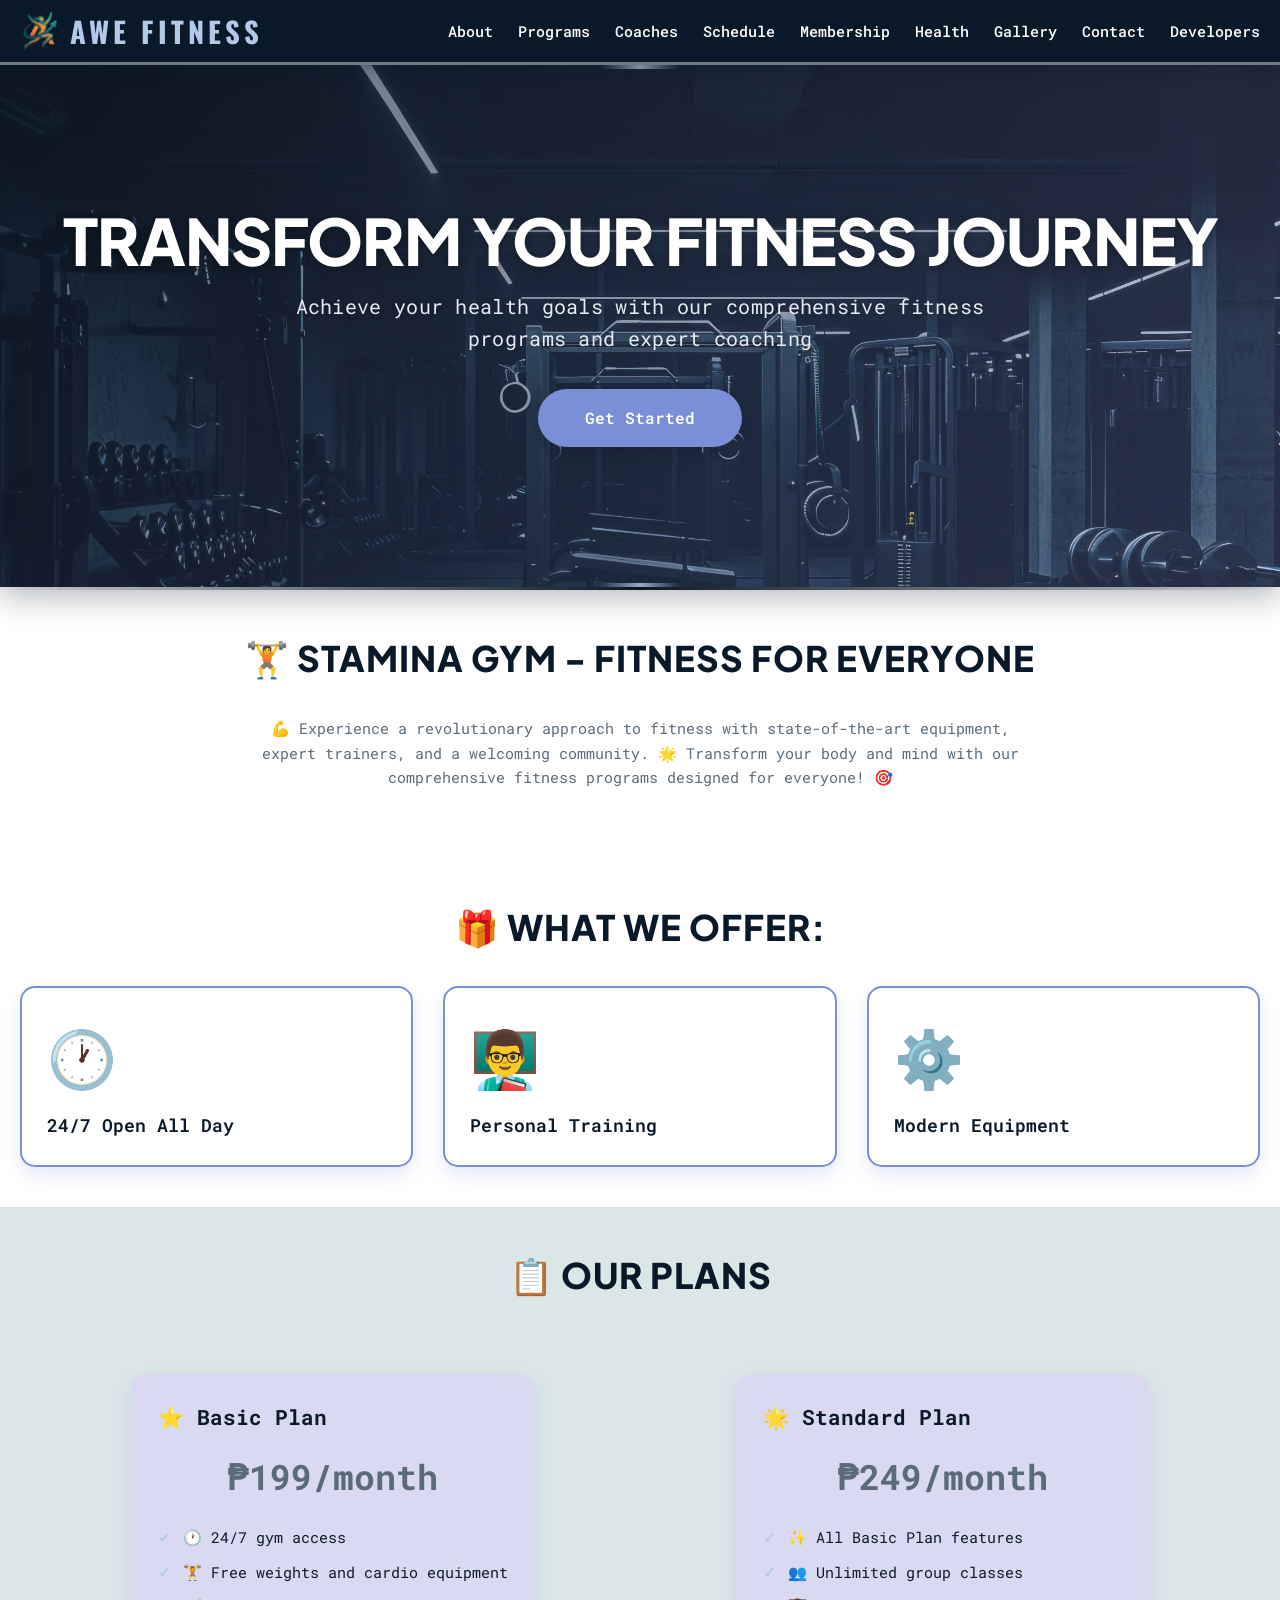
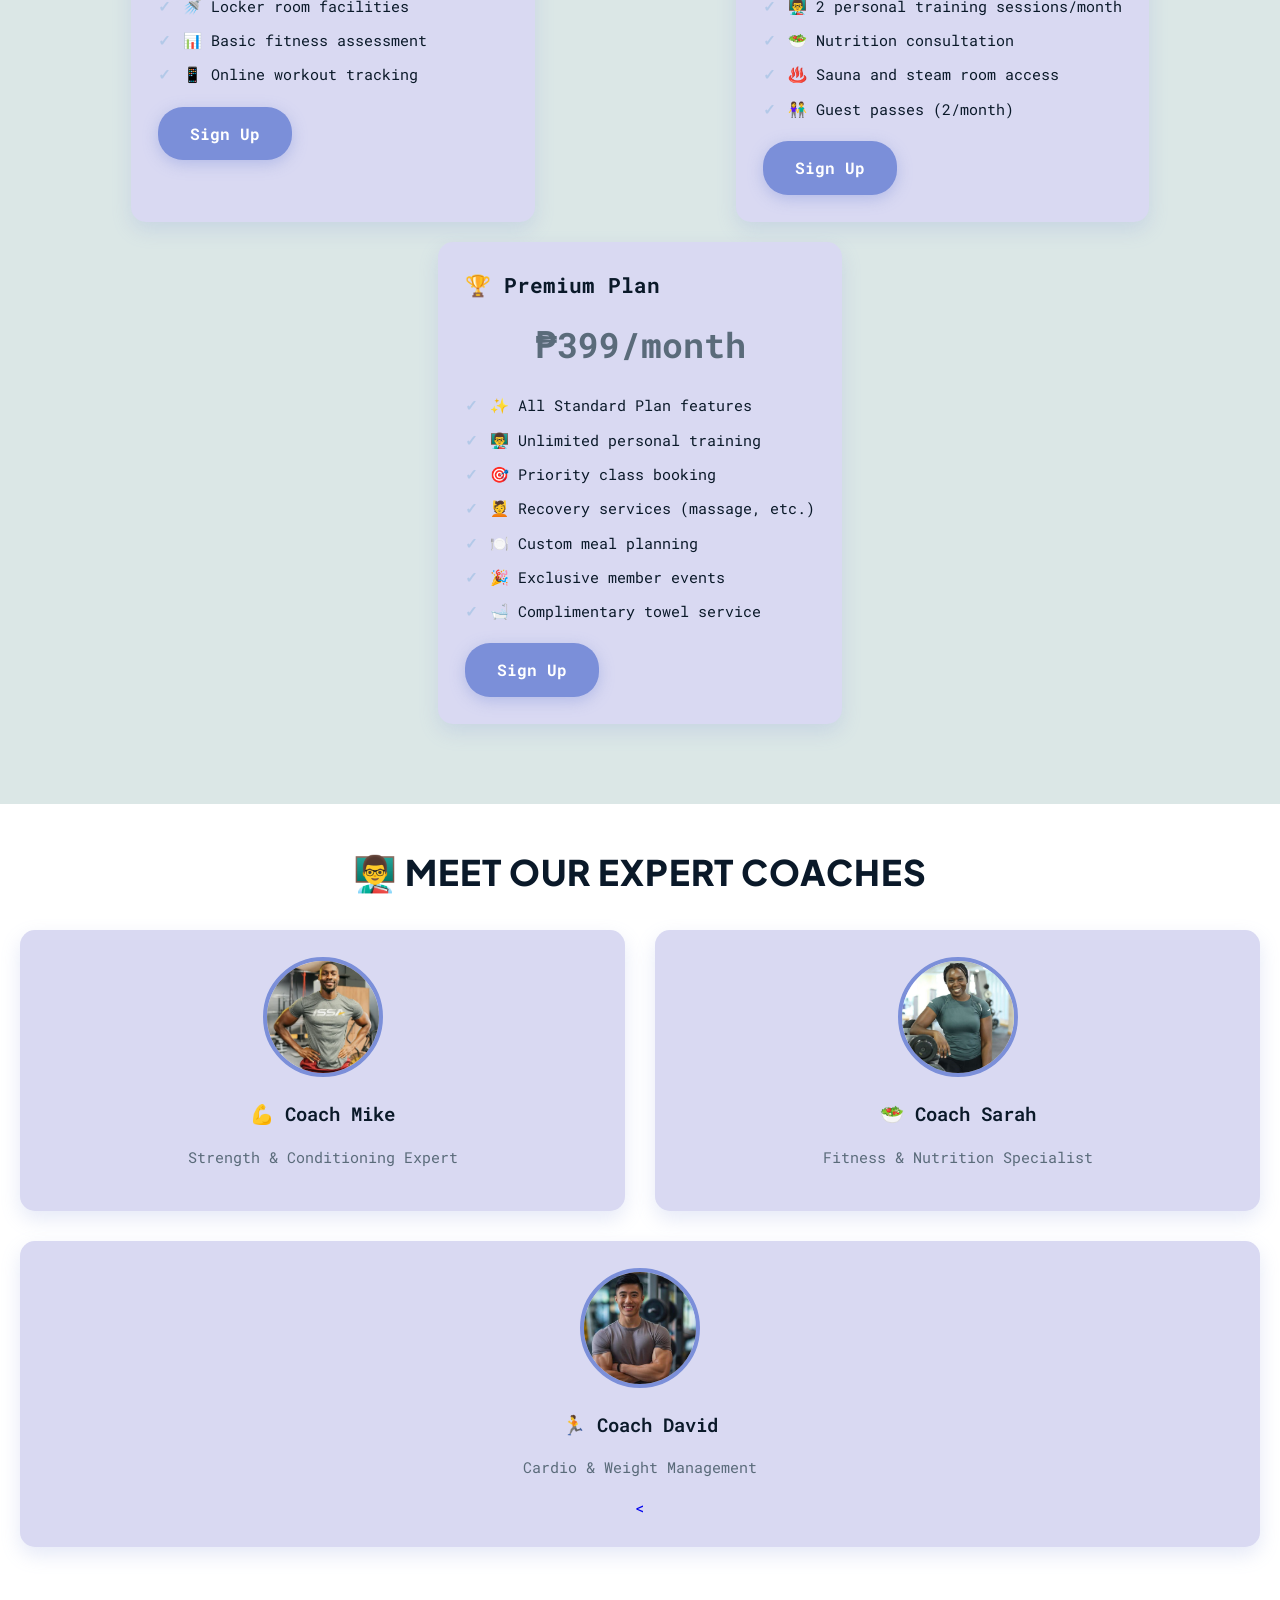
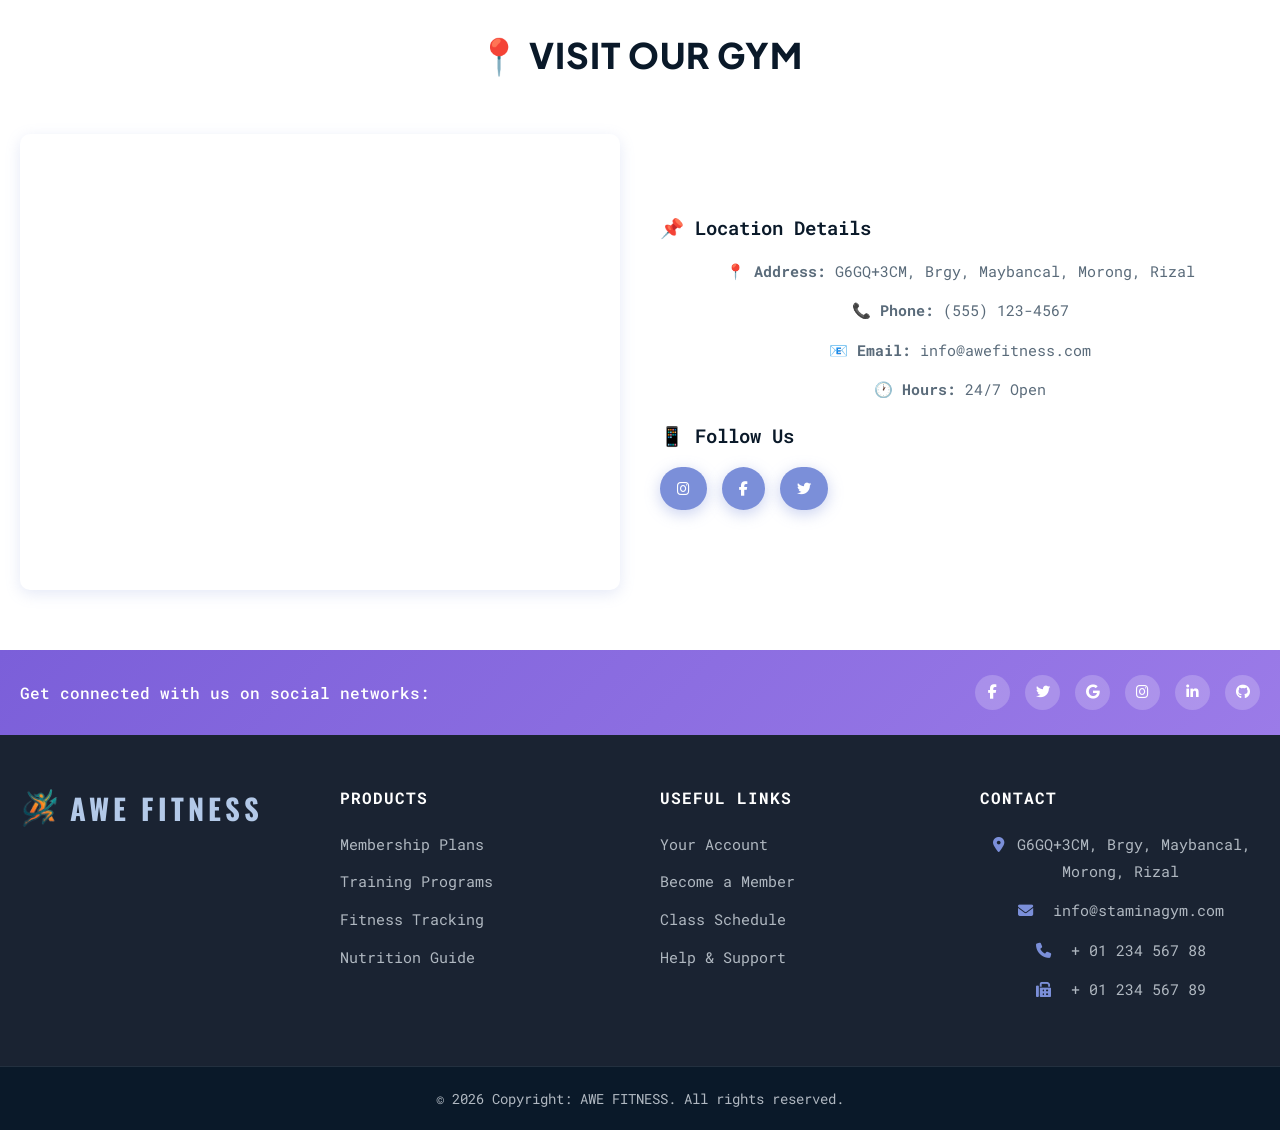
<file: index.html>
<!DOCTYPE html>
<html lang="en">
<head>
    <meta charset="UTF-8">
    <meta name="viewport" content="width=device-width, initial-scale=1.0">
    <title>AWE Fitness</title>
    <link rel="stylesheet" href="css/styles.css">
</head>
<body>
    <header>
        <nav>
            <a href="index.html"><div class="logo"><img src="src/logo.png" alt="AWE Fitness Logo" class="logo-img">AWE Fitness</div></a>
            <input type="checkbox" id="hamburger" class="hamburger-toggle" />
            <label for="hamburger" class="hamburger-label">
                <span></span>
                <span></span>
                <span></span>
            </label>
            <ul class="nav-links">
                <li><a href="about.html">About</a></li>
                <li><a href="programs.html">Programs</a></li>
                <li><a href="trainers.html">Coaches</a></li>
                <li><a href="schedule.html">Schedule</a></li>
                <li><a href="membership.html">Membership</a></li>
                <li><a href="health.html">Health</a></li>
                <li><a href="gallery.html">Gallery</a></li>
                <li><a href="contact.html">Contact</a></li>
                <li><a href="developers.html">Developers</a></li>
            </ul>
        </nav>
    </header>

    <main>
        <!-- Hero Section -->
        <section class="hero home-hero">
            <h1>Transform Your Fitness Journey</h1>
            <p>Achieve your health goals with our comprehensive fitness programs and expert coaching</p>
            <a href="membership.html" class="btn">Get Started</a>
        </section>
        <hr>

        <!-- About Section -->
        <section>
            <h2>🏋️ STAMINA Gym - Fitness For Everyone</h2>
            <p style="text-align: center; max-width: 800px; margin: 0 auto 30px;">
                💪 Experience a revolutionary approach to fitness with state-of-the-art equipment, expert trainers, and a welcoming community. 🌟 Transform your body and mind with our comprehensive fitness programs designed for everyone! 🎯
            </p>
        </section>

        <!-- What We Offer Section -->
        <section>
            <h2>🎁 What We Offer:</h2>
            <div class="grid" style="grid-template-columns: repeat(3, 1fr);">
                <div class="offer-box">
                    <div class="number">🕐</div>
                    <div class="label">24/7 Open All Day</div>
                </div>
                <div class="offer-box">
                    <div class="number">👨‍🏫</div>
                    <div class="label">Personal Training</div>
                </div>
                <div class="offer-box">
                    <div class="number">⚙️</div>
                    <div class="label">Modern Equipment</div>
                </div>
            </div>
        </section>

        <!-- Our Plan Section -->
        <section style="background: rgb(219, 231, 230);">
            <h2>📋 Our Plans</h2>
            <section class="membership-plans">
            <div class="plan">
                <h3>⭐ Basic Plan</h3>
                <p class="price">₱199/month</p>
                <ul>
                    <li>🕐 24/7 gym access</li>
                    <li>🏋️ Free weights and cardio equipment</li>
                    <li>🚿 Locker room facilities</li>
                    <li>📊 Basic fitness assessment</li>
                    <li>📱 Online workout tracking</li>
                </ul>
                <a href="contact.html" class="btn">Sign Up</a>
            </div>
            <div class="plan">
                <h3>🌟 Standard Plan</h3>
                <p class="price">₱249/month</p>
                <ul>
                    <li>✨ All Basic Plan features</li>
                    <li>👥 Unlimited group classes</li>
                    <li>👨‍🏫 2 personal training sessions/month</li>
                    <li>🥗 Nutrition consultation</li>
                    <li>♨️ Sauna and steam room access</li>
                    <li>👫 Guest passes (2/month)</li>
                </ul>
                <a href="contact.html" class="btn">Sign Up</a>
            </div>
            <div class="plan">
                <h3>🏆 Premium Plan</h3>
                <p class="price">₱399/month</p>
                <ul>
                    <li>✨ All Standard Plan features</li>
                    <li>👨‍🏫 Unlimited personal training</li>
                    <li>🎯 Priority class booking</li>
                    <li>💆 Recovery services (massage, etc.)</li>
                    <li>🍽️ Custom meal planning</li>
                    <li>🎉 Exclusive member events</li>
                    <li>🛁 Complimentary towel service</li>
                </ul>
                <a href="contact.html" class="btn">Sign Up</a>
            </div>
        </section>
        </section>

        <!-- Coaches Section -->
        <section>
            <h2>👨‍🏫 Meet Our Expert Coaches</h2>
            <div class="flex">
                <div class="trainer-card"><a href="trainers.html">
                    <img src="src/trainer/trainer1.webp" alt="Coach James">
                    <h3>💪 Coach  Mike</h3>
                    <p>Strength & Conditioning Expert</p>
                    </a>
                </div>
                <div class="trainer-card"><a href="trainers.html">
                    <img src="src/trainer/trainer3.jpeg" alt="Coach Martel">
                    <h3>🥗 Coach Sarah</h3>
                    <p>Fitness & Nutrition Specialist</p>
                    </a>
                </div>
                <div class="trainer-card"><a href="trainers.html"> 
                    <img src="src/trainer/trainer4.jpg" alt="Coach Amari">
                    <h3>🏃 Coach David</h3>
                    <p>Cardio & Weight Management</p>
                    <</a>
                </div>
            </div>
        </section>

        <!-- Visit Our Gym Section -->
        <section>
            <h2>📍 Visit Our Gym</h2>
            <div style="display: grid; grid-template-columns: 1fr 1fr; gap: 40px; align-items: center;">
                <div class="map-container">
                    <iframe src="https://www.google.com/maps/embed?pb=!1m18!1m12!1m3!1d3862.293277349445!2d121.23855789999999!3d14.525209799999997!2m3!1f0!2f0!3f0!3m2!1i1024!2i768!4f13.1!3m3!1m2!1s0x3397c1f60df6aa5f%3A0x9c15d957673a092d!2sNaz&#39;s%20Fitness%20Gym%20-%20Morong%20Branch!5e0!3m2!1sen!2sph!4v1777431415618!5m2!1sen!2sph" width="600" height="450" style="border:0;" allowfullscreen="" loading="lazy" referrerpolicy="no-referrer-when-downgrade"></iframe>
                </div>
                <div>
                    <h3>📌 Location Details</h3>
                    <p><strong>📍 Address:</strong> G6GQ+3CM, Brgy, Maybancal, Morong, Rizal</p>
                    <p><strong>📞 Phone:</strong> (555) 123-4567</p>
                    <p><strong>📧 Email:</strong> info@awefitness.com</p>
                    <p><strong>🕐 Hours:</strong> 24/7 Open</p>
                    <h3 style="margin-top: 20px;">📱 Follow Us</h3>
                    <div style="display: flex; gap: 15px; margin-top: 10px;">
                        <a href="#" class="btn" style="padding: 8px 15px; font-size: 0.9rem;"><i class="fab fa-instagram"></i></a>
                        <a href="#" class="btn" style="padding: 8px 15px; font-size: 0.9rem;"><i class="fab fa-facebook-f"></i></a>
                        <a href="#" class="btn" style="padding: 8px 15px; font-size: 0.9rem;"><i class="fab fa-twitter"></i></a>
                    </div>
                </div>
            </div>
        </section>

    <footer>
        <!-- Social Media Banner -->
        <div class="footer-social-banner">
            <p>Get connected with us on social networks:</p>
            <div class="social-icons">
                <a href="#" aria-label="Facebook"><i class="fab fa-facebook-f"></i></a>
                <a href="#" aria-label="Twitter"><i class="fab fa-twitter"></i></a>
                <a href="#" aria-label="Google"><i class="fab fa-google"></i></a>
                <a href="#" aria-label="Instagram"><i class="fab fa-instagram"></i></a>
                <a href="#" aria-label="LinkedIn"><i class="fab fa-linkedin-in"></i></a>
                <a href="#" aria-label="GitHub"><i class="fab fa-github"></i></a>
            </div>
        </div>

        <!-- Footer Content -->
        <div class="footer-content">
            <div class="footer-column">
                <a href="index.html"><div class="logo"><img src="src/logo.png" alt="AWE Fitness Logo" class="logo-img">AWE Fitness</div></a>
            </div>
            <div class="footer-column">
                <h4>PRODUCTS</h4>
                <ul>
                    <li><a href="membership.html">Membership Plans</a></li>
                    <li><a href="programs.html">Training Programs</a></li>
                    <li><a href="schedule.html">Fitness Tracking</a></li>
                    <li><a href="health.html">Nutrition Guide</a></li>
                </ul>
            </div>
            <div class="footer-column">
                <h4>USEFUL LINKS</h4>
                <ul>
                    <li><a href="#">Your Account</a></li>
                    <li><a href="membership.html">Become a Member</a></li>
                    <li><a href="schedule.html">Class Schedule</a></li>
                    <li><a href="contact.html">Help & Support</a></li>
                </ul>
            </div>
            <div class="footer-column">
                <h4>CONTACT</h4>
                <p><i class="fas fa-map-marker-alt"></i>G6GQ+3CM, Brgy, Maybancal, Morong, Rizal</p>
                <p><i class="fas fa-envelope"></i> info@staminagym.com</p>
                <p><i class="fas fa-phone"></i> + 01 234 567 88</p>
                <p><i class="fas fa-fax"></i> + 01 234 567 89</p>
            </div>
        </div>

        <!-- Copyright -->
        <div class="footer-copyright">
            <p>&copy; 2026 Copyright: AWE FITNESS. All rights reserved.</p>
        </div>
    </footer>

    <link rel="stylesheet" href="https://cdnjs.cloudflare.com/ajax/libs/font-awesome/6.4.0/css/all.min.css">
</body>
</html>
</file>
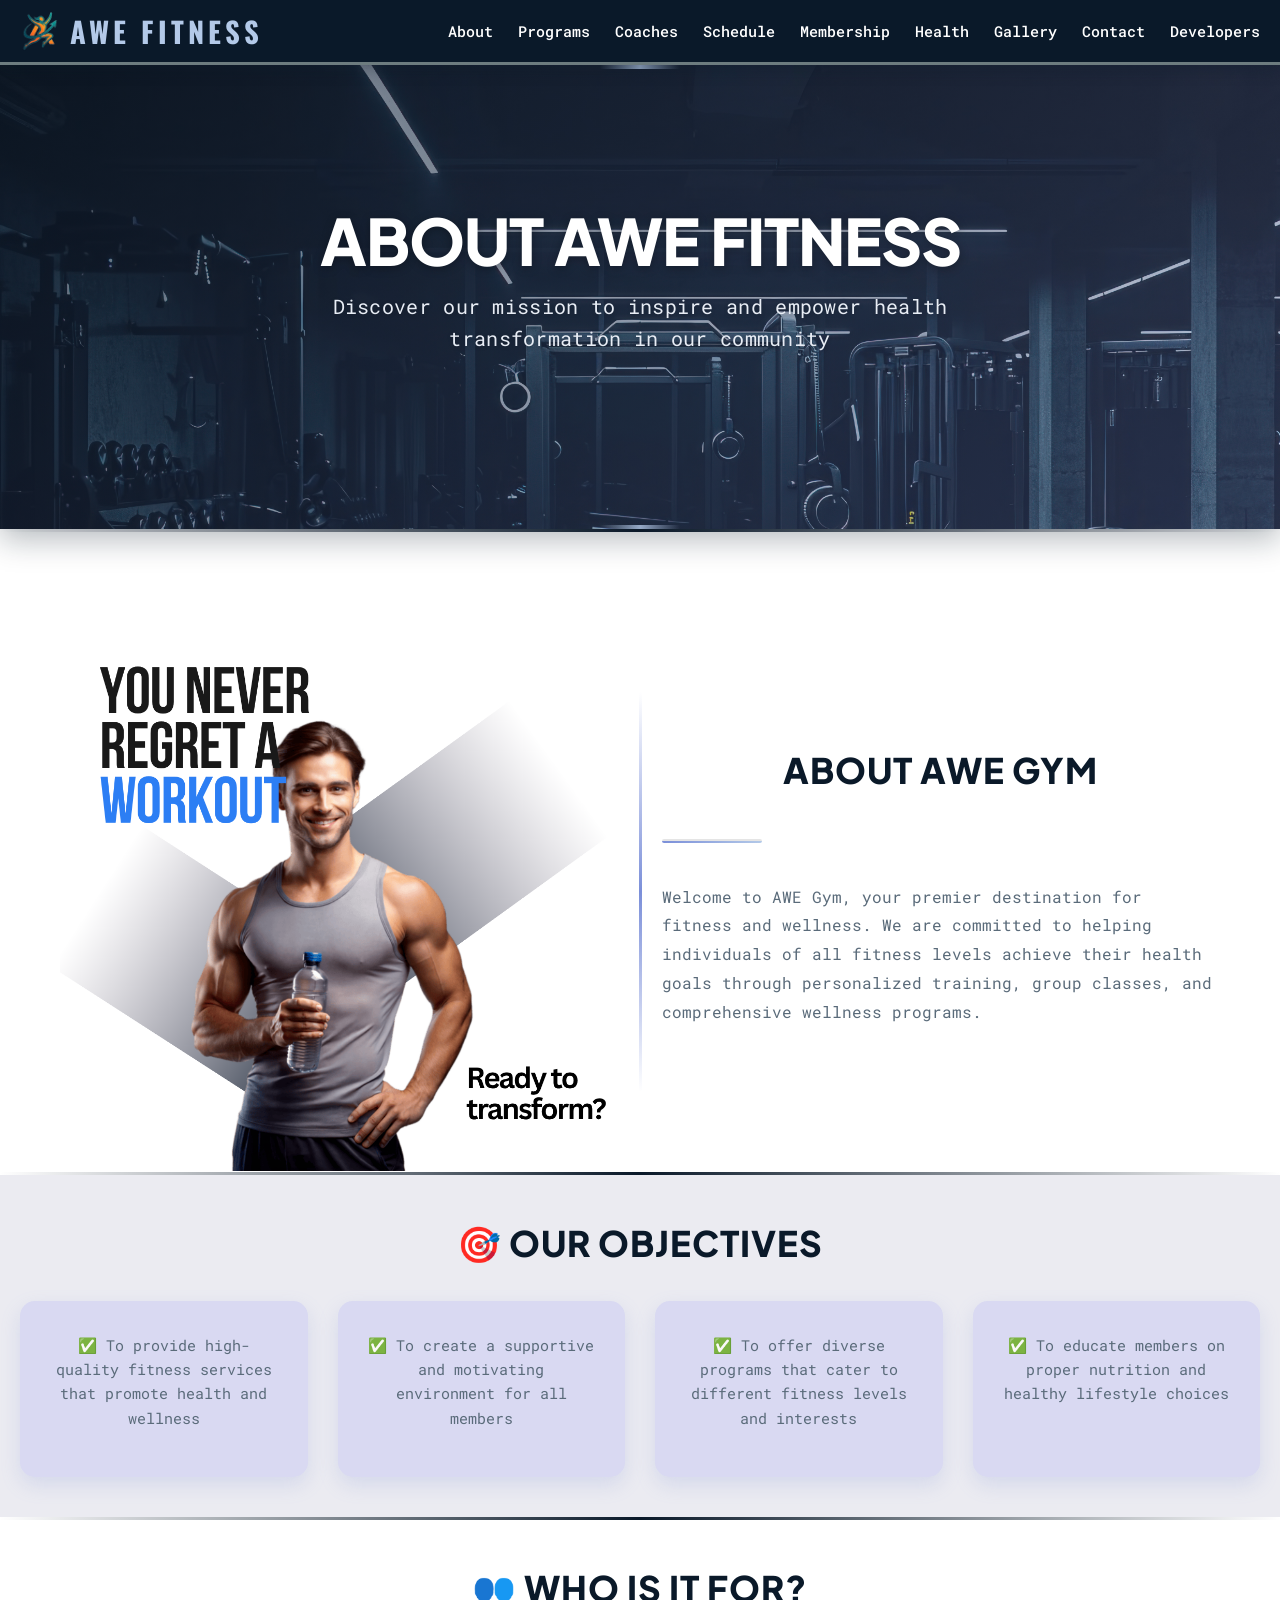
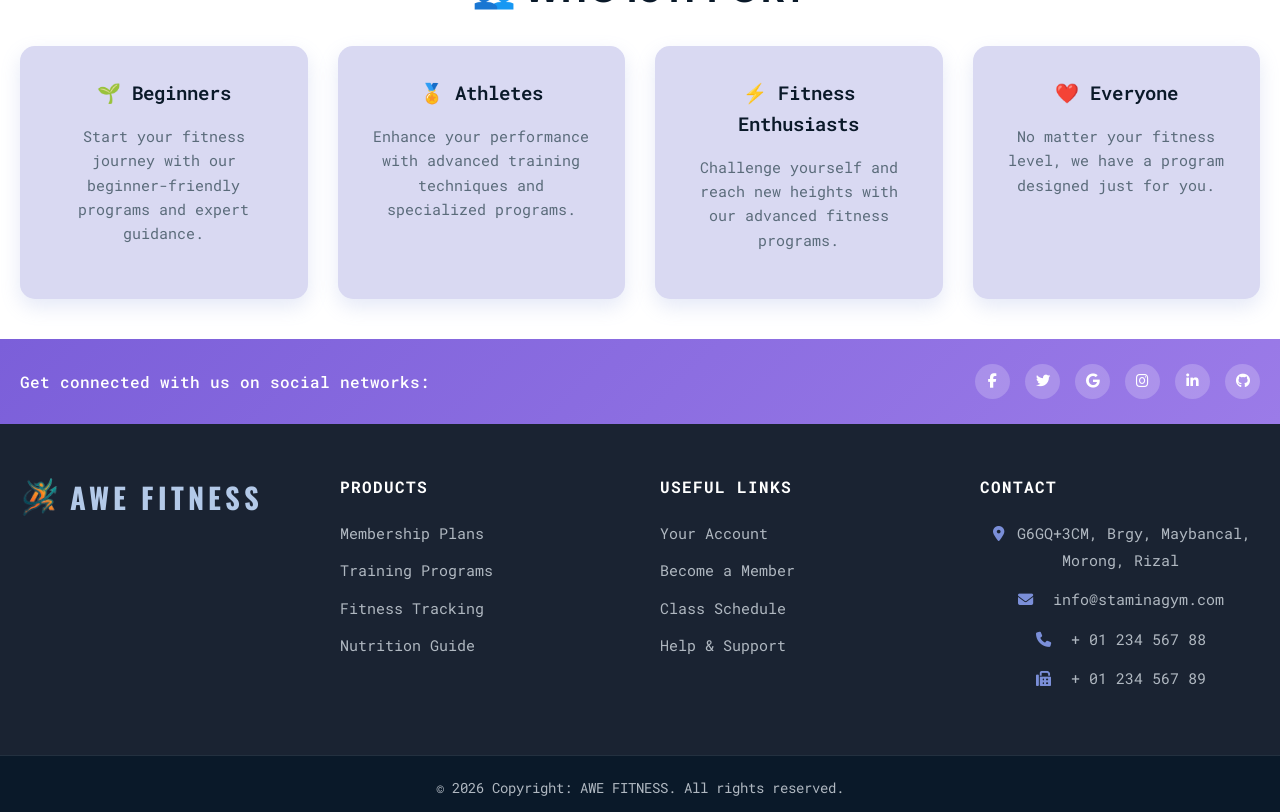
<file: about.html>
<!doctype html>
<html lang="en">
  <head>
    <meta charset="UTF-8" />
    <meta name="viewport" content="width=device-width, initial-scale=1.0" />
    <title>AWE FIT - About</title>
    <link rel="stylesheet" href="css/styles.css" />
  </head>
  <body>
    <header>
      <nav>
        <a href="index.html"
          ><div class="logo">
            <img
              src="src/logo.png"
              alt="AWE Fitness Logo"
              class="logo-img"
            />AWE Fitness
          </div></a
        >
        <input type="checkbox" id="hamburger" class="hamburger-toggle" />
        <label for="hamburger" class="hamburger-label">
          <span></span>
          <span></span>
          <span></span>
        </label>
        <ul class="nav-links">
          <li><a href="about.html">About</a></li>
          <li><a href="programs.html">Programs</a></li>
          <li><a href="trainers.html">Coaches</a></li>
          <li><a href="schedule.html">Schedule</a></li>
          <li><a href="membership.html">Membership</a></li>
          <li><a href="health.html">Health</a></li>
          <li><a href="gallery.html">Gallery</a></li>
          <li><a href="contact.html">Contact</a></li>
          <li><a href="developers.html">Developers</a></li>
        </ul>
      </nav>
    </header>

    <main>
      <!-- Hero Section -->
      <section class="hero about-hero">
        <h1>About AWE Fitness</h1>
        <p>Discover our mission to inspire and empower health transformation in our community</p>
      </section>
      <hr/>

      <section style="padding-bottom: 0;">
        <div class="about">
          <div class="about-container" style="padding-bottom: 0;">
            <div class="about-image" style="margin-bottom: -6px;">
              <img src="src/about/about.png" alt="About AWE Gym" />
            </div>
            <div class="about-divider"></div>
            <div class="about-content">
              <h2>About AWE Gym</h2>
              <div class="content-divider"></div>
              <p>
                Welcome to AWE Gym, your premier destination for fitness
                and wellness. We are committed to helping individuals of all fitness
                levels achieve their health goals through personalized training,
                group classes, and comprehensive wellness programs.
              </p>
            </div>
          </div>
        </div>
      </section>
      <hr>
      <section style="background: #ebebf1;">
        <h2>🎯 Our Objectives</h2>
        <div class="grid">
          <div class="card">
            <p>
              ✅ To provide high-quality fitness services that promote health
              and wellness
            </p>
          </div>
          <div class="card">
            <p>
              ✅ To create a supportive and motivating environment for all
              members
            </p>
          </div>
          <div class="card">
            <p>
              ✅ To offer diverse programs that cater to different fitness
              levels and interests
            </p>
          </div>
          <div class="card">
            <p>
              ✅ To educate members on proper nutrition and healthy lifestyle
              choices
            </p>
          </div>
        </div>
      </section>
      <hr>
      <section>
        <h2>👥 Who is it for?</h2>
        <div class="grid">
          <div class="card">
            <h3>🌱 Beginners</h3>
            <p>
              Start your fitness journey with our beginner-friendly programs and
              expert guidance.
            </p>
          </div>
          <div class="card">
            <h3>🏅 Athletes</h3>
            <p>
              Enhance your performance with advanced training techniques and
              specialized programs.
            </p>
          </div>
          <div class="card">
            <h3>⚡ Fitness Enthusiasts</h3>
            <p>
              Challenge yourself and reach new heights with our advanced fitness
              programs.
            </p>
          </div>
          <div class="card">
            <h3>❤️ Everyone</h3>
            <p>
              No matter your fitness level, we have a program designed just for
              you.
            </p>
          </div>
        </div>
      </section>
    </main>

<footer>
        <!-- Social Media Banner -->
        <div class="footer-social-banner">
            <p>Get connected with us on social networks:</p>
            <div class="social-icons">
                <a href="#" aria-label="Facebook"><i class="fab fa-facebook-f"></i></a>
                <a href="#" aria-label="Twitter"><i class="fab fa-twitter"></i></a>
                <a href="#" aria-label="Google"><i class="fab fa-google"></i></a>
                <a href="#" aria-label="Instagram"><i class="fab fa-instagram"></i></a>
                <a href="#" aria-label="LinkedIn"><i class="fab fa-linkedin-in"></i></a>
                <a href="#" aria-label="GitHub"><i class="fab fa-github"></i></a>
            </div>
        </div>

        <!-- Footer Content -->
        <div class="footer-content">
            <div class="footer-column">
                <a href="index.html"><div class="logo"><img src="src/logo.png" alt="AWE Fitness Logo" class="logo-img">AWE Fitness</div></a>
            </div>
            <div class="footer-column">
                <h4>PRODUCTS</h4>
                <ul>
                    <li><a href="membership.html">Membership Plans</a></li>
                    <li><a href="programs.html">Training Programs</a></li>
                    <li><a href="schedule.html">Fitness Tracking</a></li>
                    <li><a href="health.html">Nutrition Guide</a></li>
                </ul>
            </div>
            <div class="footer-column">
                <h4>USEFUL LINKS</h4>
                <ul>
                    <li><a href="#">Your Account</a></li>
                    <li><a href="membership.html">Become a Member</a></li>
                    <li><a href="schedule.html">Class Schedule</a></li>
                    <li><a href="contact.html">Help & Support</a></li>
                </ul>
            </div>
            <div class="footer-column">
                <h4>CONTACT</h4>
                <p><i class="fas fa-map-marker-alt"></i>G6GQ+3CM, Brgy, Maybancal, Morong, Rizal</p>
                <p><i class="fas fa-envelope"></i> info@staminagym.com</p>
                <p><i class="fas fa-phone"></i> + 01 234 567 88</p>
                <p><i class="fas fa-fax"></i> + 01 234 567 89</p>
            </div>
        </div>

        <!-- Copyright -->
        <div class="footer-copyright">
            <p>&copy; 2026 Copyright: AWE FITNESS. All rights reserved.</p>
        </div>
    </footer>

    <link rel="stylesheet" href="https://cdnjs.cloudflare.com/ajax/libs/font-awesome/6.4.0/css/all.min.css">
</body>
</html>
</file>
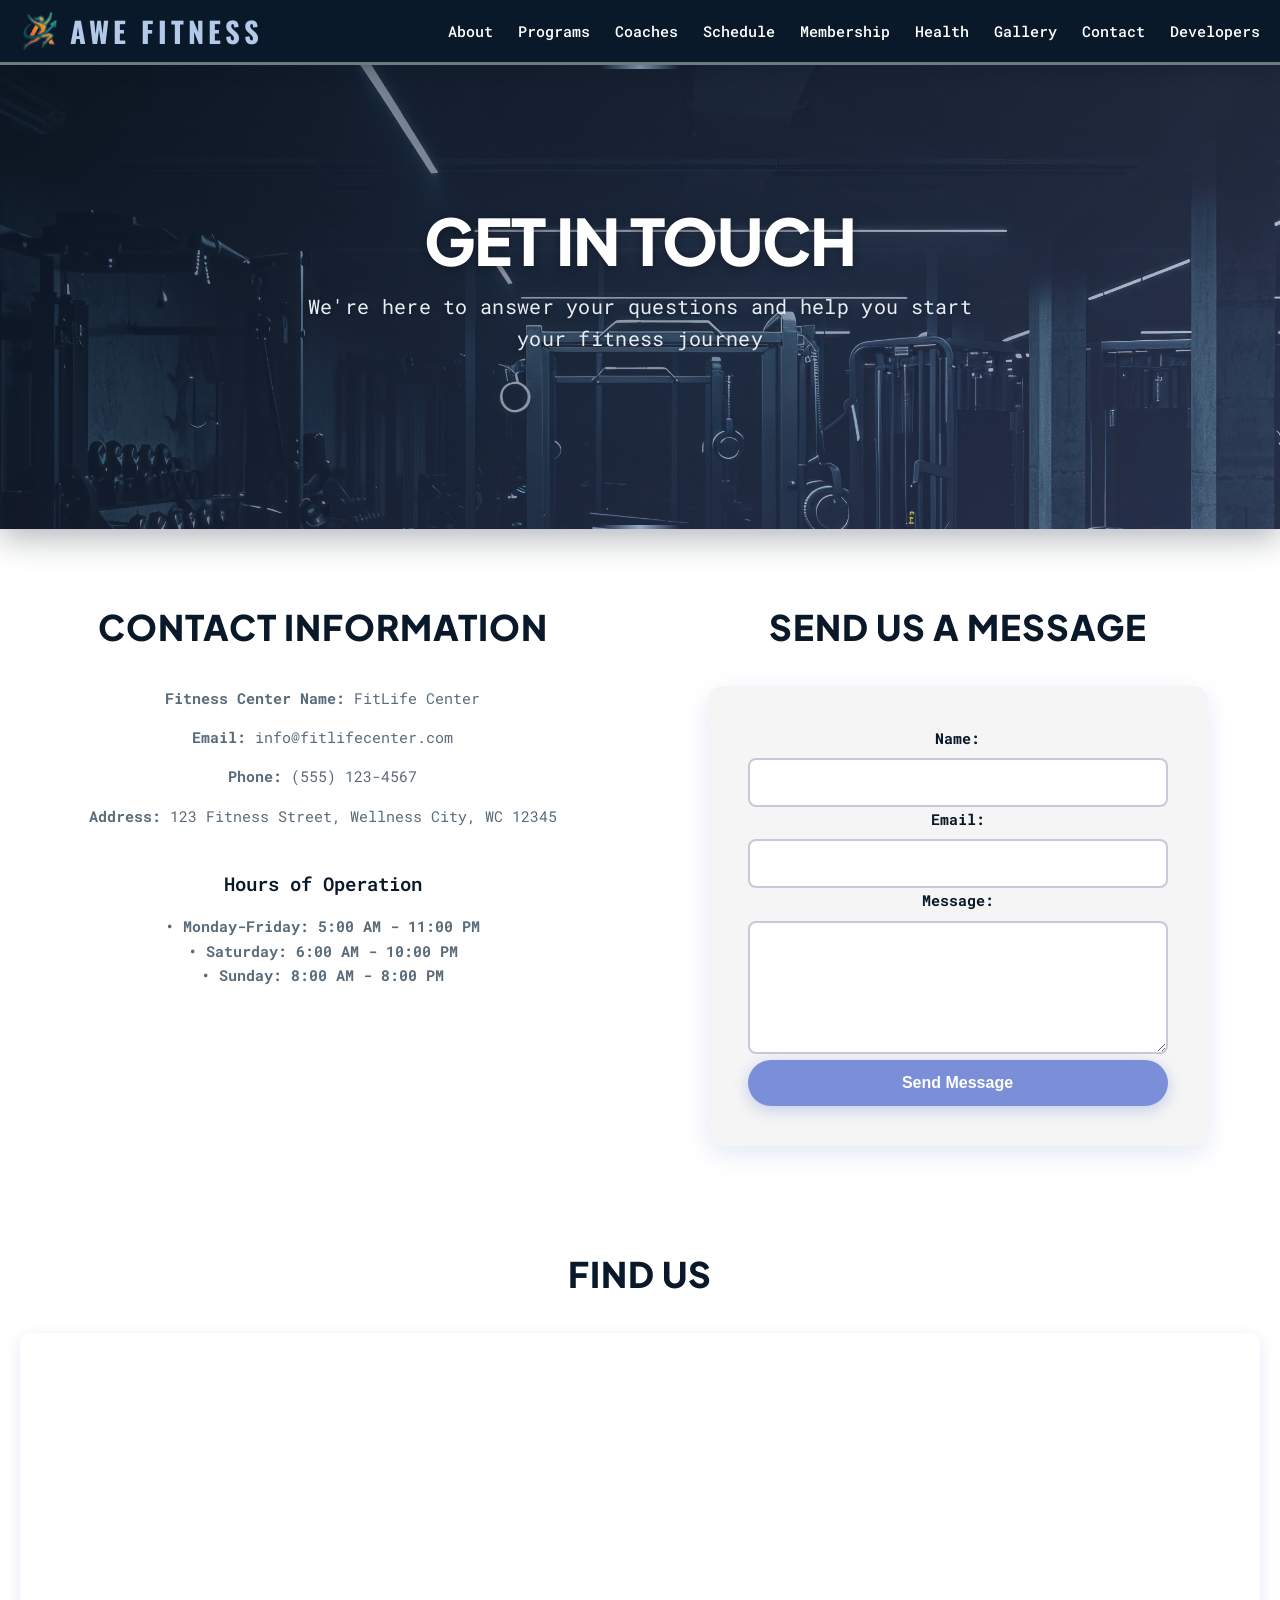
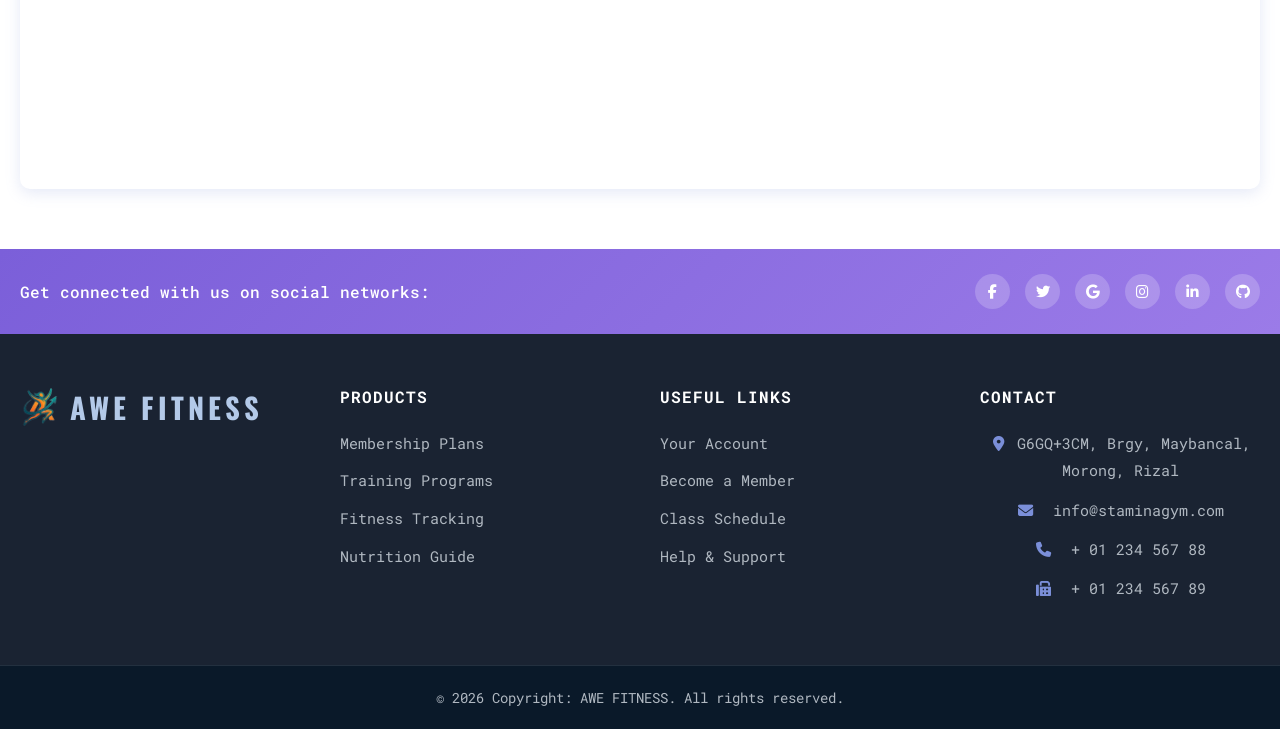
<file: contact.html>
<!DOCTYPE html>
<html lang="en">
<head>
    <meta charset="UTF-8">
    <meta name="viewport" content="width=device-width, initial-scale=1.0">
    <title>AWE FIT - Contact</title>
    <link rel="stylesheet" href="css/styles.css">
</head>
<body>
    <header>
        <nav>
            <a href="index.html"><div class="logo"><img src="src/logo.png" alt="AWE Fitness Logo" class="logo-img">AWE Fitness</div></a>
            <input type="checkbox" id="hamburger" class="hamburger-toggle" />
            <label for="hamburger" class="hamburger-label">
                <span></span>
                <span></span>
                <span></span>
            </label>
            <ul class="nav-links">
                <li><a href="about.html">About</a></li>
                <li><a href="programs.html">Programs</a></li>
                <li><a href="trainers.html">Coaches</a></li>
                <li><a href="schedule.html">Schedule</a></li>
                <li><a href="membership.html">Membership</a></li>
                <li><a href="health.html">Health</a></li>
                <li><a href="gallery.html">Gallery</a></li>
                <li><a href="contact.html">Contact</a></li>
                <li><a href="developers.html">Developers</a></li>
            </ul>
        </nav>
    </header>

    <main>
        <section class="hero about-hero">
            <h1>Get In Touch</h1>
            <p>We're here to answer your questions and help you start your fitness journey</p>
        </section>

        <section class="grid" style="text-align: center;">
            <div>
                <h2>Contact Information</h2>
                <p><strong>Fitness Center Name:</strong> FitLife Center</p>
                <p><strong>Email:</strong> info@fitlifecenter.com</p>
                <p><strong>Phone:</strong> (555) 123-4567</p>
                <p><strong>Address:</strong> 123 Fitness Street, Wellness City, WC 12345</p>
                <br>
                <h3>Hours of Operation</h3>
                <P>
                  <b> •  Monday-Friday: 5:00 AM - 11:00 PM </b> <br>
                  <b> •  Saturday: 6:00 AM - 10:00 PM </b> <br>
                  <b> • Sunday: 8:00 AM - 8:00 PM </b> <br>
                </P>
            </div>
            
            <div>
                <h2>Send us a Message</h2>
                <form action="#" method="post">
                    <label for="name">Name:</label>
                    <input type="text" id="name" name="name" required>
                    
                    <label for="email">Email:</label>
                    <input type="email" id="email" name="email" required>
                    
                    <label for="message">Message:</label>
                    <textarea id="message" name="message" rows="5" required></textarea>
                    
                    <button type="submit" class="btn">Send Message</button>
                </form>
            </div>
        </section>

        <section>
            <h2>Find Us</h2>
            <div class="map-container">
                <iframe src="https://www.google.com/maps/embed?pb=!1m18!1m12!1m3!1d3862.293277349445!2d121.23855789999999!3d14.525209799999997!2m3!1f0!2f0!3f0!3m2!1i1024!2i768!4f13.1!3m3!1m2!1s0x3397c1f60df6aa5f%3A0x9c15d957673a092d!2sNaz&#39;s%20Fitness%20Gym%20-%20Morong%20Branch!5e0!3m2!1sen!2sph!4v1777431415618!5m2!1sen!2sph" width="1500" height="450" style="border:0;" allowfullscreen="" loading="lazy"></iframe>
            </div>
        </section>
    </main>

<footer>
        <!-- Social Media Banner -->
        <div class="footer-social-banner">
            <p>Get connected with us on social networks:</p>
            <div class="social-icons">
                <a href="#" aria-label="Facebook"><i class="fab fa-facebook-f"></i></a>
                <a href="#" aria-label="Twitter"><i class="fab fa-twitter"></i></a>
                <a href="#" aria-label="Google"><i class="fab fa-google"></i></a>
                <a href="#" aria-label="Instagram"><i class="fab fa-instagram"></i></a>
                <a href="#" aria-label="LinkedIn"><i class="fab fa-linkedin-in"></i></a>
                <a href="#" aria-label="GitHub"><i class="fab fa-github"></i></a>
            </div>
        </div>

        <!-- Footer Content -->
        <div class="footer-content">
            <div class="footer-column">
                <a href="index.html"><div class="logo"><img src="src/logo.png" alt="AWE Fitness Logo" class="logo-img">AWE Fitness</div></a>
            </div>
            <div class="footer-column">
                <h4>PRODUCTS</h4>
                <ul>
                    <li><a href="membership.html">Membership Plans</a></li>
                    <li><a href="programs.html">Training Programs</a></li>
                    <li><a href="schedule.html">Fitness Tracking</a></li>
                    <li><a href="health.html">Nutrition Guide</a></li>
                </ul>
            </div>
            <div class="footer-column">
                <h4>USEFUL LINKS</h4>
                <ul>
                    <li><a href="#">Your Account</a></li>
                    <li><a href="membership.html">Become a Member</a></li>
                    <li><a href="schedule.html">Class Schedule</a></li>
                    <li><a href="contact.html">Help & Support</a></li>
                </ul>
            </div>
            <div class="footer-column">
                <h4>CONTACT</h4>
                <p><i class="fas fa-map-marker-alt"></i>G6GQ+3CM, Brgy, Maybancal, Morong, Rizal</p>
                <p><i class="fas fa-envelope"></i> info@staminagym.com</p>
                <p><i class="fas fa-phone"></i> + 01 234 567 88</p>
                <p><i class="fas fa-fax"></i> + 01 234 567 89</p>
            </div>
        </div>

        <!-- Copyright -->
        <div class="footer-copyright">
            <p>&copy; 2026 Copyright: AWE FITNESS. All rights reserved.</p>
        </div>
    </footer>

    <link rel="stylesheet" href="https://cdnjs.cloudflare.com/ajax/libs/font-awesome/6.4.0/css/all.min.css">
</body>
</html>
</file>
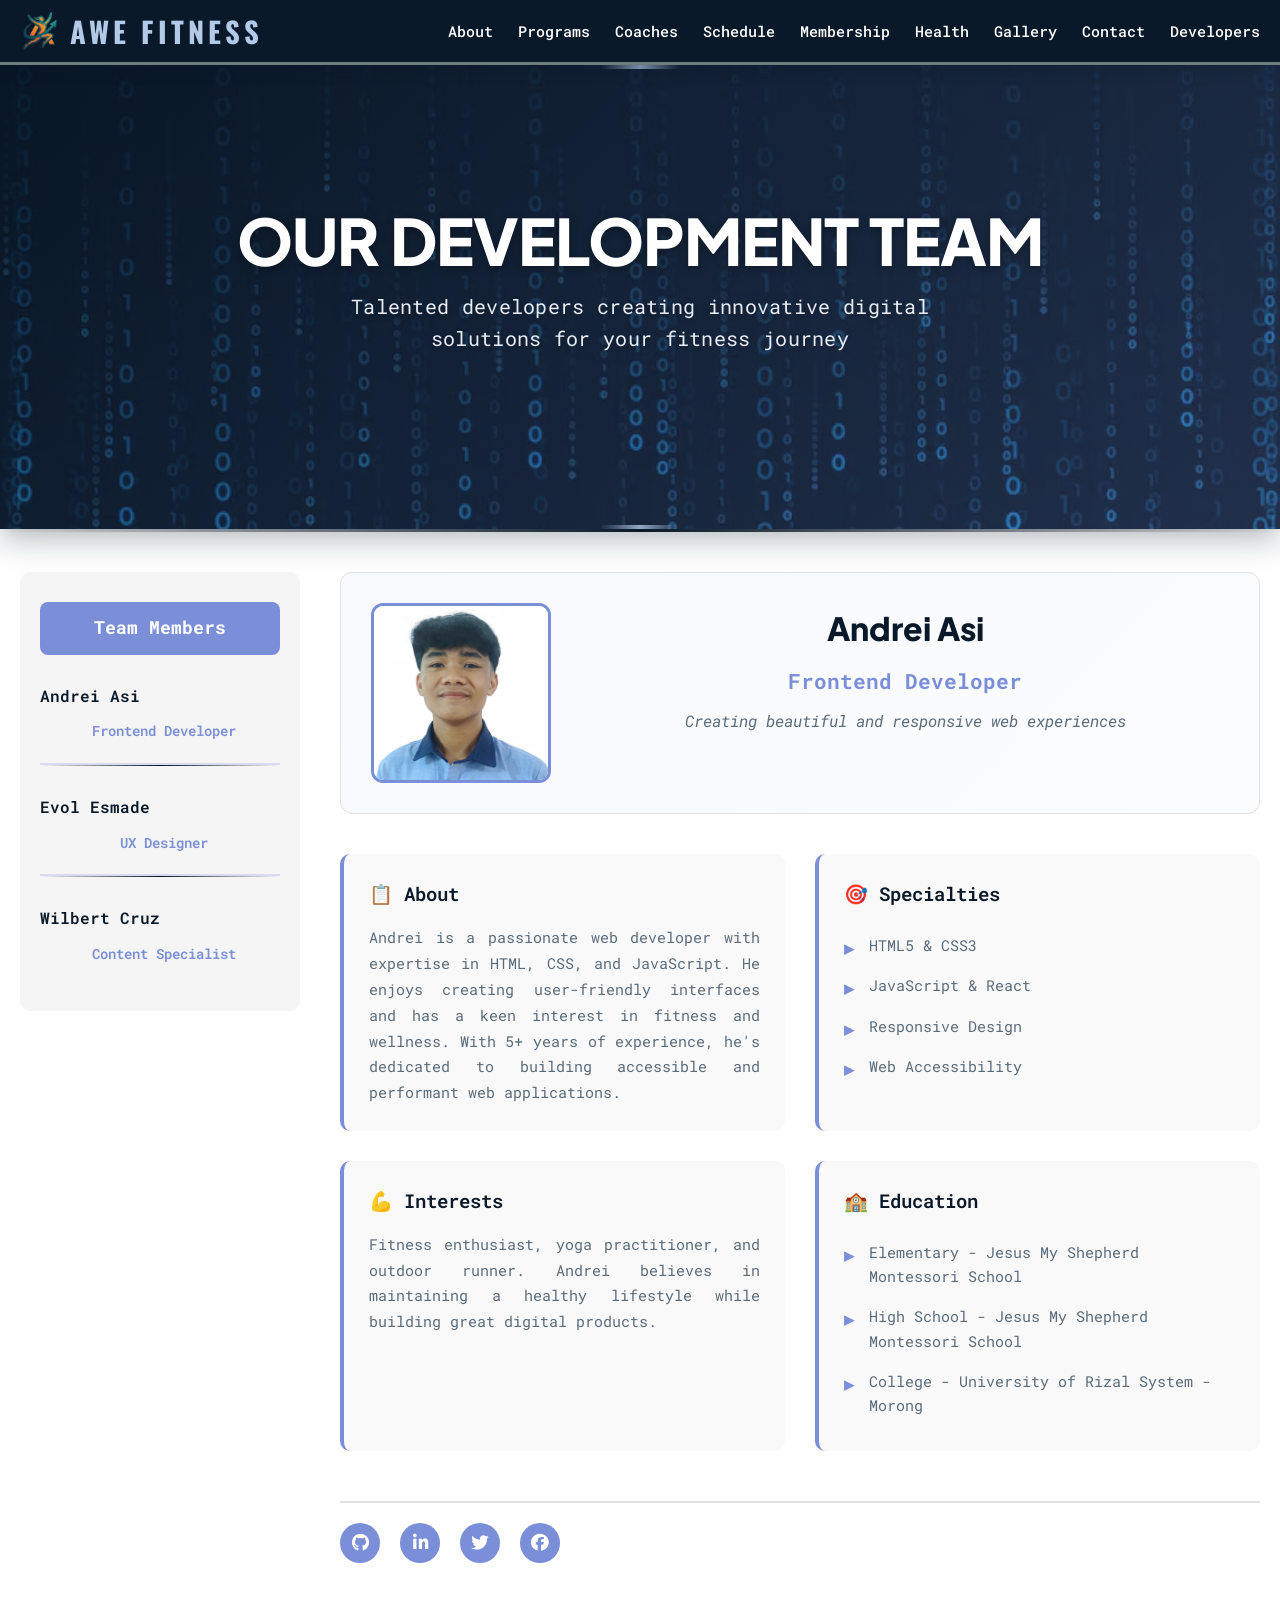
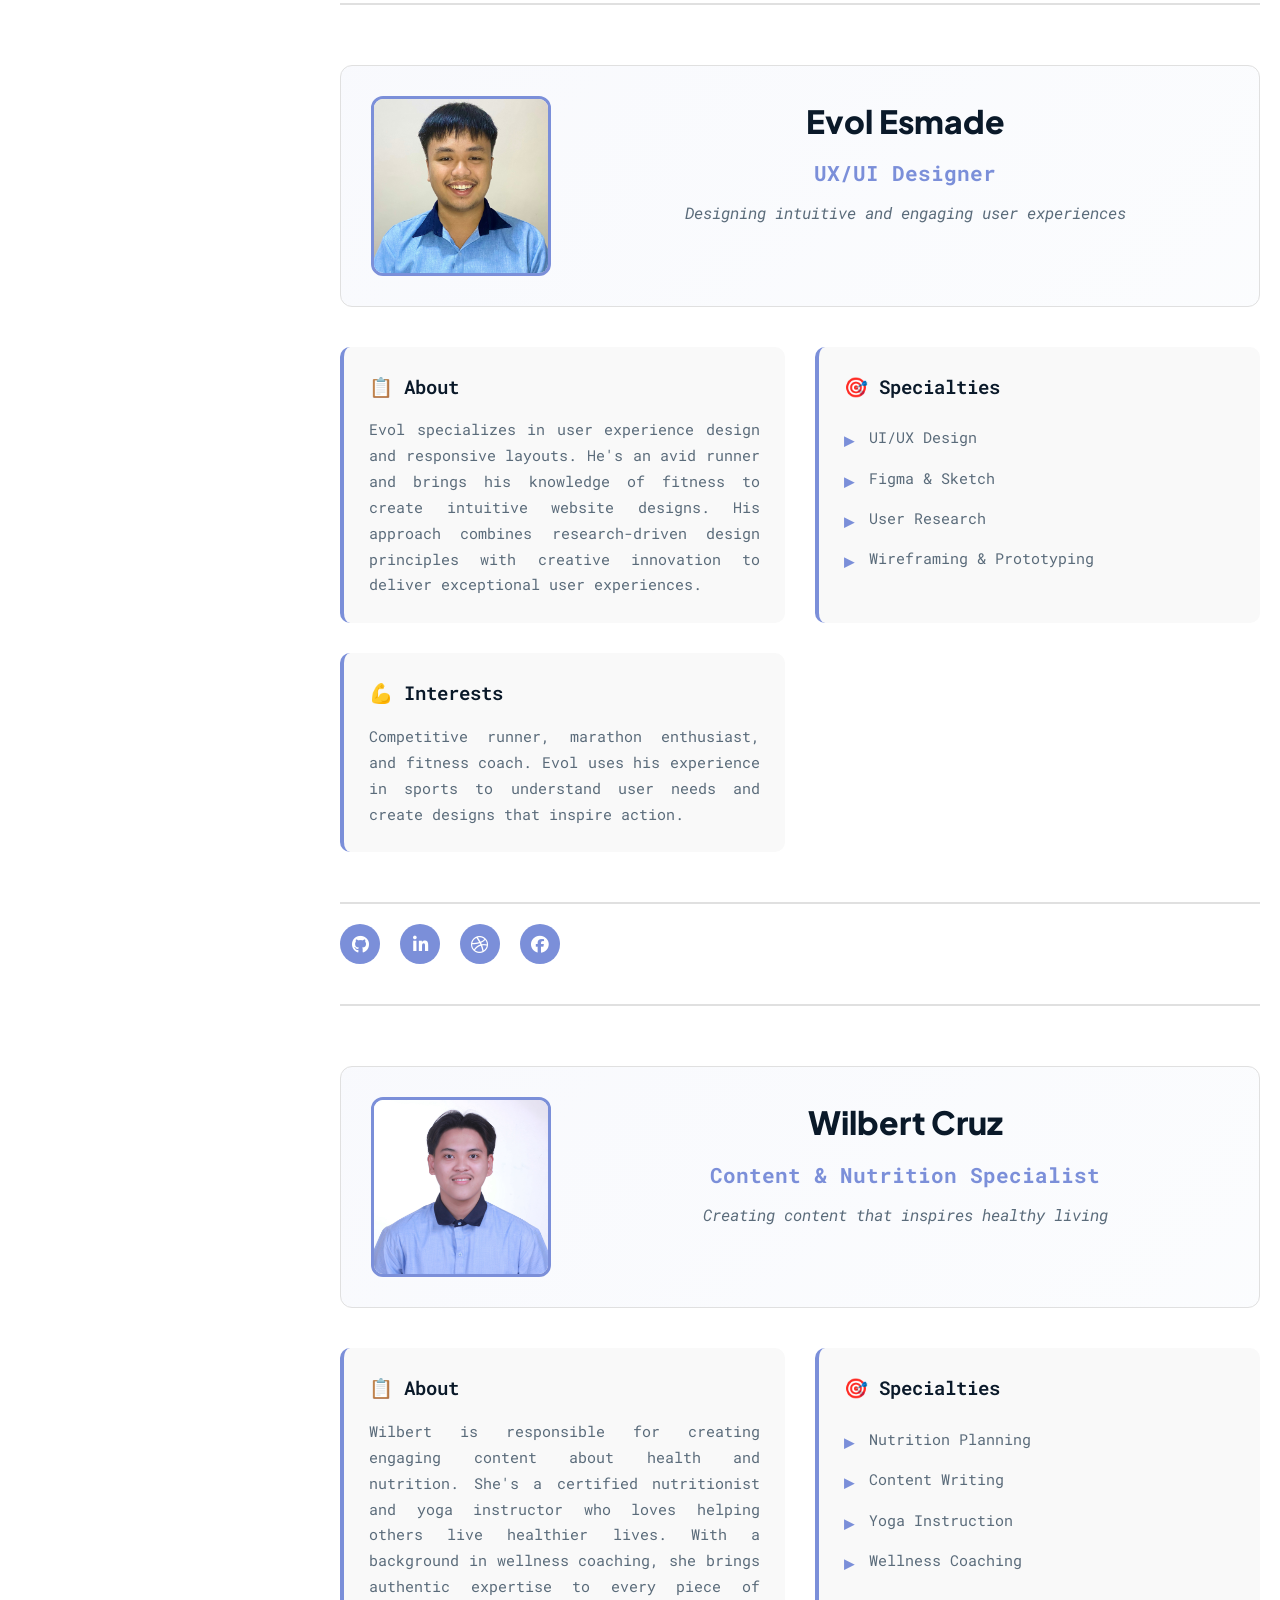
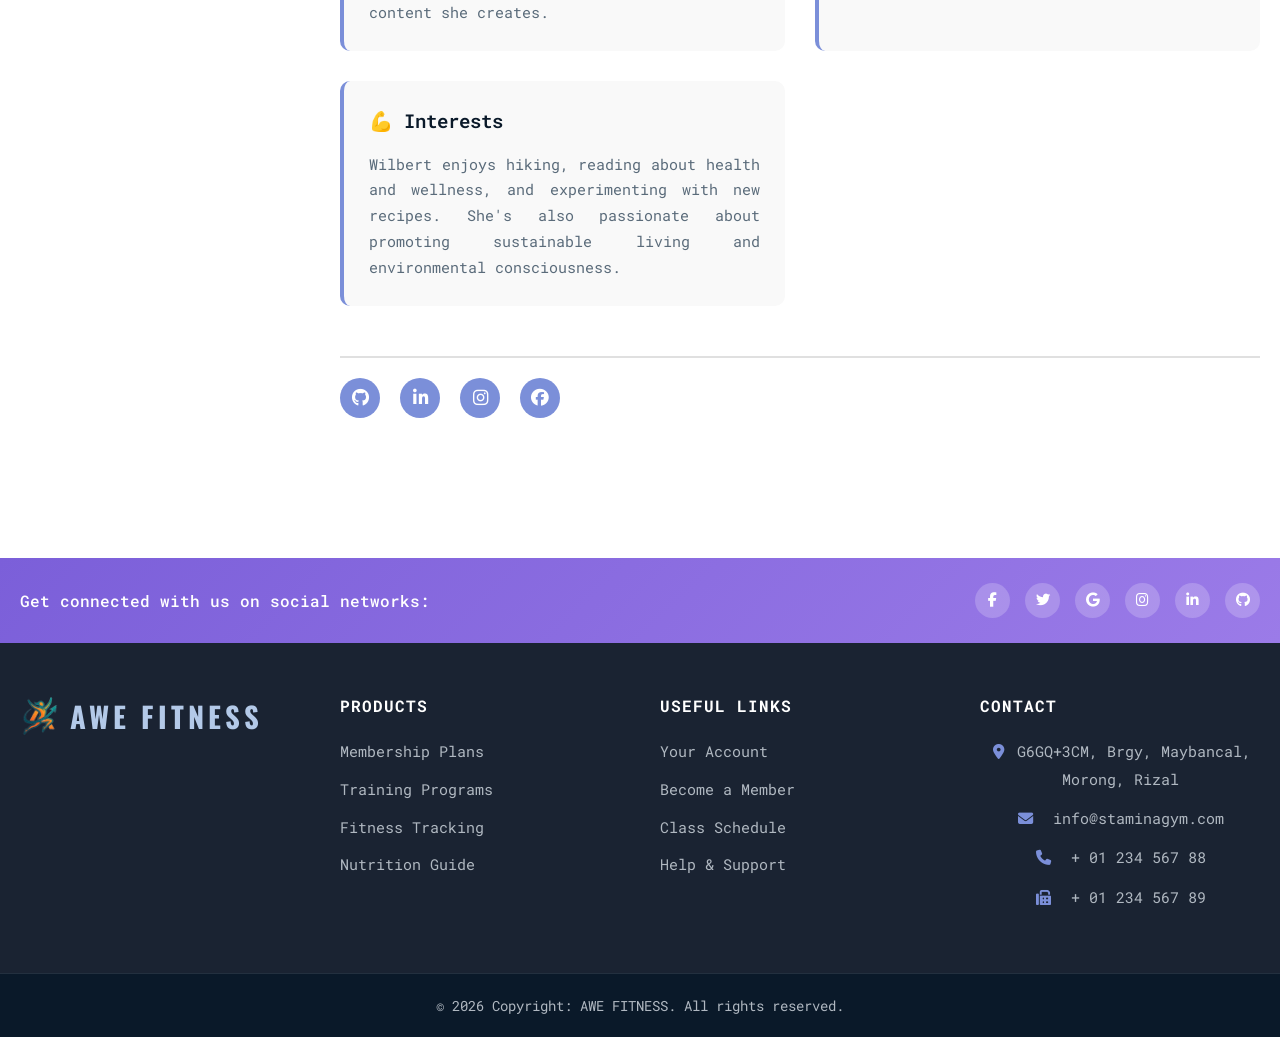
<file: developers.html>
<!DOCTYPE html>
<html lang="en">
<head>
    <meta charset="UTF-8">
    <meta name="viewport" content="width=device-width, initial-scale=1.0">
    <title>AWE FIT - Developers</title>
    <link rel="stylesheet" href="css/styles.css">
</head>
<body>
    <header>
        <nav>
            <a href="index.html"><div class="logo"><img src="src/logo.png" alt="AWE Fitness Logo" class="logo-img">AWE Fitness</div></a>
            <input type="checkbox" id="hamburger" class="hamburger-toggle" />
            <label for="hamburger" class="hamburger-label">
                <span></span>
                <span></span>
                <span></span>
            </label>
            <ul class="nav-links">
                <li><a href="about.html">About</a></li>
                <li><a href="programs.html">Programs</a></li>
                <li><a href="trainers.html">Coaches</a></li>
                <li><a href="schedule.html">Schedule</a></li>
                <li><a href="membership.html">Membership</a></li>
                <li><a href="health.html">Health</a></li>
                <li><a href="gallery.html">Gallery</a></li>
                <li><a href="contact.html">Contact</a></li>
                <li><a href="developers.html">Developers</a></li>
            </ul>
        </nav>
    </header>

    <main>
        <!-- Hero Section -->
        <section class="hero developer-hero">
            <h1>Our Development Team</h1>
            <p>Talented developers creating innovative digital solutions for your fitness journey</p>
        </section>
        <hr>

        <div class="developers-container">
            <!-- Sidebar Navigation -->
            <aside class="developers-sidebar">
                <div class="sidebar-header">Team Members</div>
                
                <div class="sidebar-section">
                    <a href="#andrei" class="sidebar-link developer-shortcut">Andrei Asi</a>
                    <p class="shortcut-role">Frontend Developer</p>
                </div>

                <hr class="sidebar-divider">

                <div class="sidebar-section">
                    <a href="#evol" class="sidebar-link developer-shortcut">Evol Esmade</a>
                    <p class="shortcut-role">UX Designer</p>
                </div>

                <hr class="sidebar-divider">

                <div class="sidebar-section">
                    <a href="#wilbert" class="sidebar-link developer-shortcut">Wilbert Cruz</a>
                    <p class="shortcut-role">Content Specialist</p>
                </div>
            </aside>

            <!-- Main Content -->
            <div class="developers-content">
                <!-- Andrei Profile -->
                <div class="developer-profile" id="andrei">
                    <div class="profile-header">
                        <img src="src/Developers/andrei.jpg" alt="Andrei Asi" class="profile-image">
                        <div class="profile-info">
                            <h2>Andrei Asi</h2>
                            <p class="profile-role">Frontend Developer</p>
                            <p class="profile-tagline">Creating beautiful and responsive web experiences</p>
                        </div>
                    </div>
                    
                    <div class="profile-details">
                        <div class="detail-section">
                            <h3>📋 About</h3>
                            <p>Andrei is a passionate web developer with expertise in HTML, CSS, and JavaScript. He enjoys creating user-friendly interfaces and has a keen interest in fitness and wellness. With 5+ years of experience, he's dedicated to building accessible and performant web applications.</p>
                        </div>

                        <div class="detail-section">
                            <h3>🎯 Specialties</h3>
                            <ul class="skills-list">
                                <li>HTML5 & CSS3</li>
                                <li>JavaScript & React</li>
                                <li>Responsive Design</li>
                                <li>Web Accessibility</li>
                            </ul>
                        </div>

                        <div class="detail-section">
                            <h3>💪 Interests</h3>
                            <p>Fitness enthusiast, yoga practitioner, and outdoor runner. Andrei believes in maintaining a healthy lifestyle while building great digital products.</p>
                        </div>

                        <div class="detail-section">
                            <h3>🏫 Education</h3>
                            <ul class="skills-list">
                                <li>Elementary - Jesus My Shepherd Montessori School</li>
                                <li>High School - Jesus My Shepherd Montessori School</li>
                                <li>College - University of Rizal System - Morong</li>
                            </ul>
                        </div>

                        <div class="profile-socials">
                            <a href="https://github.com/Andricole12" aria-label="GitHub"><i class="fab fa-github"></i></a>
                            <a href="https://www.linkedin.com/login" aria-label="LinkedIn"><i class="fab fa-linkedin-in"></i></a>
                            <a href="https://x.com" aria-label="Twitter"><i class="fab fa-twitter"></i></a>
                            <a href="https://www.facebook.com/Andreeeeeeeeei" aria-label="Dribbble"><i class="fab fa-facebook"></i></a>
                        </div>
                    </div>
                </div>

                <!-- Evol Profile -->
                <div class="developer-profile" id="evol">
                    <div class="profile-header">
                        <img src="src/Developers/evol.jpg" alt="Evol Esmade" class="profile-image">
                        <div class="profile-info">
                            <h2>Evol Esmade</h2>
                            <p class="profile-role">UX/UI Designer</p>
                            <p class="profile-tagline">Designing intuitive and engaging user experiences</p>
                        </div>
                    </div>
                    
                    <div class="profile-details">
                        <div class="detail-section">
                            <h3>📋 About</h3>
                            <p>Evol specializes in user experience design and responsive layouts. He's an avid runner and brings his knowledge of fitness to create intuitive website designs. His approach combines research-driven design principles with creative innovation to deliver exceptional user experiences.</p>
                        </div>

                        <div class="detail-section">
                            <h3>🎯 Specialties</h3>
                            <ul class="skills-list">
                                <li>UI/UX Design</li>
                                <li>Figma & Sketch</li>
                                <li>User Research</li>
                                <li>Wireframing & Prototyping</li>
                            </ul>
                        </div>

                        <div class="detail-section">
                            <h3>💪 Interests</h3>
                            <p>Competitive runner, marathon enthusiast, and fitness coach. Evol uses his experience in sports to understand user needs and create designs that inspire action.</p>
                        </div>

                        <div class="profile-socials">
                            <a href="https://github.com/NgoyLubs?fbclid=IwY2xjawReQj9leHRuA2FlbQIxMABicmlkETEydGtWVFo4bFpKdkNaMVh0c3J0YwZhcHBfaWQQMjIyMDM5MTc4ODIwMDg5MgABHg6H1qIwTC9AK3wS8SgW9IslFkUd3TwZIRR4glzfj__Koc_W-IG5q5cDbp4x_aem__MnPrl8UYftl8vy2pentyw" aria-label="GitHub"><i class="fab fa-github"></i></a>
                            <a href="https://www.linkedin.com/login" aria-label="LinkedIn"><i class="fab fa-linkedin-in"></i></a>
                            <a href="https://dribbble.com" aria-label="Dribbble"><i class="fab fa-dribbble"></i></a>
                            <a href="https://www.facebook.com/evssmade" aria-label="Dribbble"><i class="fab fa-facebook"></i></a>
                            
                        </div>
                    </div>
                </div>

                <!-- Carol Profile -->
                <div class="developer-profile" id="carol">
                    <div class="profile-header">
                        <img src="src/Developers/wilbert.jpg" alt="Wilbert Cruz" class="profile-image">
                        <div class="profile-info">
                            <h2>Wilbert Cruz</h2>
                            <p class="profile-role">Content & Nutrition Specialist</p>
                            <p class="profile-tagline">Creating content that inspires healthy living</p>
                        </div>
                    </div>
                    
                    <div class="profile-details">
                        <div class="detail-section">
                            <h3>📋 About</h3>
                            <p>Wilbert is responsible for creating engaging content about health and nutrition. She's a certified nutritionist and yoga instructor who loves helping others live healthier lives. With a background in wellness coaching, she brings authentic expertise to every piece of content she creates.</p>
                        </div>

                        <div class="detail-section">
                            <h3>🎯 Specialties</h3>
                            <ul class="skills-list">
                                <li>Nutrition Planning</li>
                                <li>Content Writing</li>
                                <li>Yoga Instruction</li>
                                <li>Wellness Coaching</li>
                            </ul>
                        </div>

                        <div class="detail-section">
                            <h3>💪 Interests</h3>
                            <p>Wilbert enjoys hiking, reading about health and wellness, and experimenting with new recipes. She's also passionate about promoting sustainable living and environmental consciousness.</p>
                        </div>

                        <div class="profile-socials">
                            <a href="https://github.com/TaikiCantCode" aria-label="GitHub"><i class="fab fa-github"></i></a>
                            <a href="https://www.linkedin.com/in/wilbertcruz-undefined-8607a8406/" aria-label="LinkedIn"><i class="fab fa-linkedin-in"></i></a>
                            <a href="https://www.instagram.com/_simplytaiki/" aria-label="Instagram"><i class="fab fa-instagram"></i></a>
                            <a href="https://www.facebook.com/wilbert.cruz.699042" aria-label="Dribbble"><i class="fab fa-facebook"></i></a>

                        </div>
                    </div>
                </div>
            </div>
        </div>

<footer>
        <!-- Social Media Banner -->
        <div class="footer-social-banner">
            <p>Get connected with us on social networks:</p>
            <div class="social-icons">
                <a href="#" aria-label="Facebook"><i class="fab fa-facebook-f"></i></a>
                <a href="#" aria-label="Twitter"><i class="fab fa-twitter"></i></a>
                <a href="#" aria-label="Google"><i class="fab fa-google"></i></a>
                <a href="#" aria-label="Instagram"><i class="fab fa-instagram"></i></a>
                <a href="#" aria-label="LinkedIn"><i class="fab fa-linkedin-in"></i></a>
                <a href="#" aria-label="GitHub"><i class="fab fa-github"></i></a>
            </div>
        </div>

        <!-- Footer Content -->
        <div class="footer-content">
            <div class="footer-column">
                <a href="index.html"><div class="logo"><img src="src/logo.png" alt="AWE Fitness Logo" class="logo-img">AWE Fitness</div></a>
            </div>
            <div class="footer-column">
                <h4>PRODUCTS</h4>
                <ul>
                    <li><a href="membership.html">Membership Plans</a></li>
                    <li><a href="programs.html">Training Programs</a></li>
                    <li><a href="schedule.html">Fitness Tracking</a></li>
                    <li><a href="health.html">Nutrition Guide</a></li>
                </ul>
            </div>
            <div class="footer-column">
                <h4>USEFUL LINKS</h4>
                <ul>
                    <li><a href="#">Your Account</a></li>
                    <li><a href="membership.html">Become a Member</a></li>
                    <li><a href="schedule.html">Class Schedule</a></li>
                    <li><a href="contact.html">Help & Support</a></li>
                </ul>
            </div>
            <div class="footer-column">
                <h4>CONTACT</h4>
                <p><i class="fas fa-map-marker-alt"></i>G6GQ+3CM, Brgy, Maybancal, Morong, Rizal</p>
                <p><i class="fas fa-envelope"></i> info@staminagym.com</p>
                <p><i class="fas fa-phone"></i> + 01 234 567 88</p>
                <p><i class="fas fa-fax"></i> + 01 234 567 89</p>
            </div>
        </div>

        <!-- Copyright -->
        <div class="footer-copyright">
            <p>&copy; 2026 Copyright: AWE FITNESS. All rights reserved.</p>
        </div>
    </footer>

    <link rel="stylesheet" href="https://cdnjs.cloudflare.com/ajax/libs/font-awesome/6.4.0/css/all.min.css">
</body>
</html>
</file>
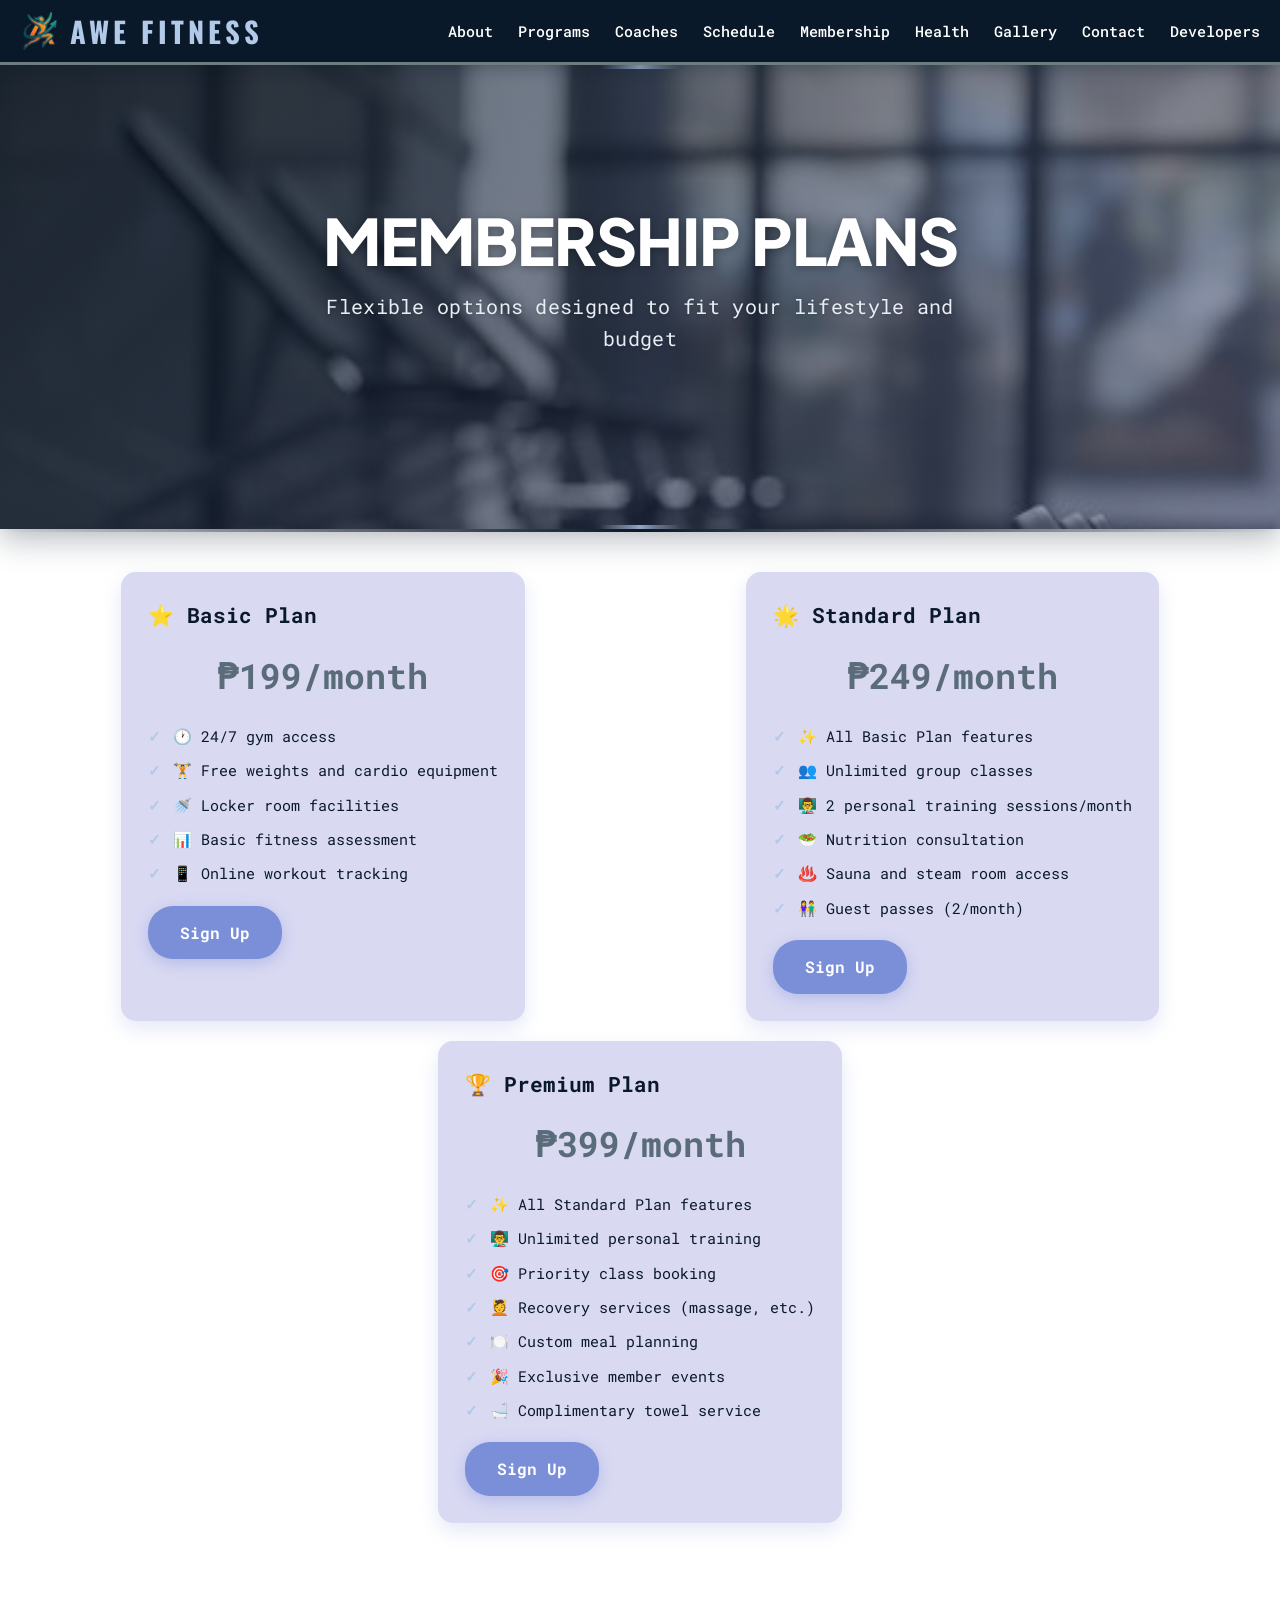
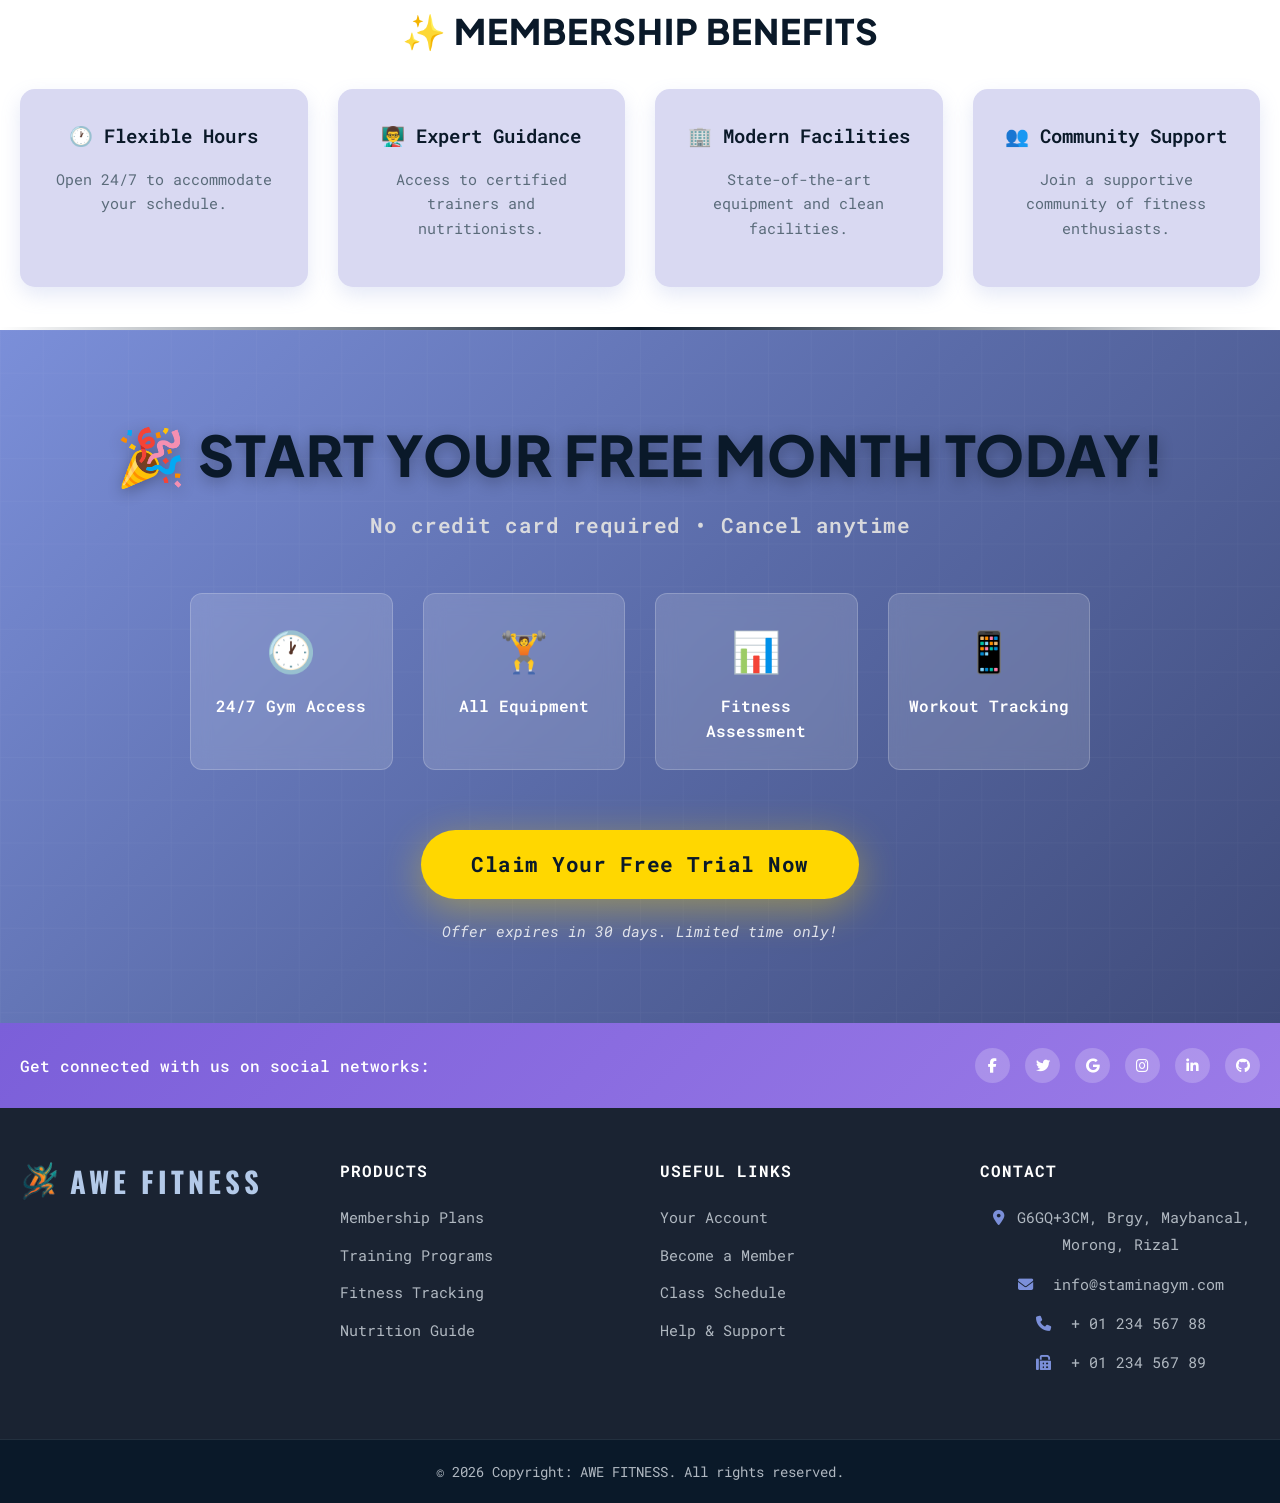
<file: membership.html>
<!DOCTYPE html>
<html lang="en">
<head>
    <meta charset="UTF-8">
    <meta name="viewport" content="width=device-width, initial-scale=1.0">
    <title>AWE FIT - Membership</title>
    <link rel="stylesheet" href="css/styles.css">
</head>
<body>
    <header>
        <nav>
            <a href="index.html"><div class="logo"><img src="src/logo.png" alt="AWE Fitness Logo" class="logo-img">AWE Fitness</div></a>
            <input type="checkbox" id="hamburger" class="hamburger-toggle" />
            <label for="hamburger" class="hamburger-label">
                <span></span>
                <span></span>
                <span></span>
            </label>
            <ul class="nav-links">
                <li><a href="about.html">About</a></li>
                <li><a href="programs.html">Programs</a></li>
                <li><a href="trainers.html">Coaches</a></li>
                <li><a href="schedule.html">Schedule</a></li>
                <li><a href="membership.html">Membership</a></li>
                <li><a href="health.html">Health</a></li>
                <li><a href="gallery.html">Gallery</a></li>
                <li><a href="contact.html">Contact</a></li>
                <li><a href="developers.html">Developers</a></li>
            </ul>
        </nav>
    </header>

    <main>
        <!-- Hero Section -->
        <section class="hero program-hero">
            <h1>Membership Plans</h1>
            <p>Flexible options designed to fit your lifestyle and budget</p>
        </section>
        <hr>

        <section class="membership-plans">
            <div class="plan">
                <h3>⭐ Basic Plan</h3>
                <p class="price">₱199/month</p>
                <ul>
                    <li>🕐 24/7 gym access</li>
                    <li>🏋️ Free weights and cardio equipment</li>
                    <li>🚿 Locker room facilities</li>
                    <li>📊 Basic fitness assessment</li>
                    <li>📱 Online workout tracking</li>
                </ul>
                <a href="contact.html" class="btn">Sign Up</a>
            </div>
            <div class="plan">
                <h3>🌟 Standard Plan</h3>
                <p class="price">₱249/month</p>
                <ul>
                    <li>✨ All Basic Plan features</li>
                    <li>👥 Unlimited group classes</li>
                    <li>👨‍🏫 2 personal training sessions/month</li>
                    <li>🥗 Nutrition consultation</li>
                    <li>♨️ Sauna and steam room access</li>
                    <li>👫 Guest passes (2/month)</li>
                </ul>
                <a href="contact.html" class="btn">Sign Up</a>
            </div>
            <div class="plan">
                <h3>🏆 Premium Plan</h3>
                <p class="price">₱399/month</p>
                <ul>
                    <li>✨ All Standard Plan features</li>
                    <li>👨‍🏫 Unlimited personal training</li>
                    <li>🎯 Priority class booking</li>
                    <li>💆 Recovery services (massage, etc.)</li>
                    <li>🍽️ Custom meal planning</li>
                    <li>🎉 Exclusive member events</li>
                    <li>🛁 Complimentary towel service</li>
                </ul>
                <a href="contact.html" class="btn">Sign Up</a>
            </div>
        </section>

        <section>
            <h2>✨ Membership Benefits</h2>
            <div class="grid">
                <div class="card">
                    <h3>🕐 Flexible Hours</h3>
                    <p>Open 24/7 to accommodate your schedule.</p>
                </div>
                <div class="card">
                    <h3>👨‍🏫 Expert Guidance</h3>
                    <p>Access to certified trainers and nutritionists.</p>
                </div>
                <div class="card">
                    <h3>🏢 Modern Facilities</h3>
                    <p>State-of-the-art equipment and clean facilities.</p>
                </div>
                <div class="card">
                    <h3>👥 Community Support</h3>
                    <p>Join a supportive community of fitness enthusiasts.</p>
                </div>
            </div>
        </section>
        <hr>
        <section class="free-trial-promo">
            <div class="free-trial-container">
                <div class="free-trial-content">
                    <h2>🎉 Start Your FREE Month Today!</h2>
                    <p class="free-trial-subtitle">No credit card required • Cancel anytime</p>
                    
                    <div class="free-trial-highlights">
                        <div class="highlight">
                            <span class="highlight-icon">🕐</span>
                            <p>24/7 Gym Access</p>
                        </div>
                        <div class="highlight">
                            <span class="highlight-icon">🏋️</span>
                            <p>All Equipment</p>
                        </div>
                        <div class="highlight">
                            <span class="highlight-icon">📊</span>
                            <p>Fitness Assessment</p>
                        </div>
                        <div class="highlight">
                            <span class="highlight-icon">📱</span>
                            <p>Workout Tracking</p>
                        </div>
                    </div>
                    
                    <a href="contact.html" class="btn-cta">Claim Your Free Trial Now</a>
                    <p class="free-trial-terms">Offer expires in 30 days. Limited time only!</p>
                </div>
            </div>
        </section>
    </main>


<footer>
        <!-- Social Media Banner -->
        <div class="footer-social-banner">
            <p>Get connected with us on social networks:</p>
            <div class="social-icons">
                <a href="#" aria-label="Facebook"><i class="fab fa-facebook-f"></i></a>
                <a href="#" aria-label="Twitter"><i class="fab fa-twitter"></i></a>
                <a href="#" aria-label="Google"><i class="fab fa-google"></i></a>
                <a href="#" aria-label="Instagram"><i class="fab fa-instagram"></i></a>
                <a href="#" aria-label="LinkedIn"><i class="fab fa-linkedin-in"></i></a>
                <a href="#" aria-label="GitHub"><i class="fab fa-github"></i></a>
            </div>
        </div>

        <!-- Footer Content -->
        <div class="footer-content">
            <div class="footer-column">
                <a href="index.html"><div class="logo"><img src="src/logo.png" alt="AWE Fitness Logo" class="logo-img">AWE Fitness</div></a>
            </div>
            <div class="footer-column">
                <h4>PRODUCTS</h4>
                <ul>
                    <li><a href="membership.html">Membership Plans</a></li>
                    <li><a href="programs.html">Training Programs</a></li>
                    <li><a href="schedule.html">Fitness Tracking</a></li>
                    <li><a href="health.html">Nutrition Guide</a></li>
                </ul>
            </div>
            <div class="footer-column">
                <h4>USEFUL LINKS</h4>
                <ul>
                    <li><a href="#">Your Account</a></li>
                    <li><a href="membership.html">Become a Member</a></li>
                    <li><a href="schedule.html">Class Schedule</a></li>
                    <li><a href="contact.html">Help & Support</a></li>
                </ul>
            </div>
            <div class="footer-column">
                <h4>CONTACT</h4>
                <p><i class="fas fa-map-marker-alt"></i>G6GQ+3CM, Brgy, Maybancal, Morong, Rizal</p>
                <p><i class="fas fa-envelope"></i> info@staminagym.com</p>
                <p><i class="fas fa-phone"></i> + 01 234 567 88</p>
                <p><i class="fas fa-fax"></i> + 01 234 567 89</p>
            </div>
        </div>

        <!-- Copyright -->
        <div class="footer-copyright">
            <p>&copy; 2026 Copyright: AWE FITNESS. All rights reserved.</p>
        </div>
    </footer>

    <link rel="stylesheet" href="https://cdnjs.cloudflare.com/ajax/libs/font-awesome/6.4.0/css/all.min.css">
</body>
</html>
</file>
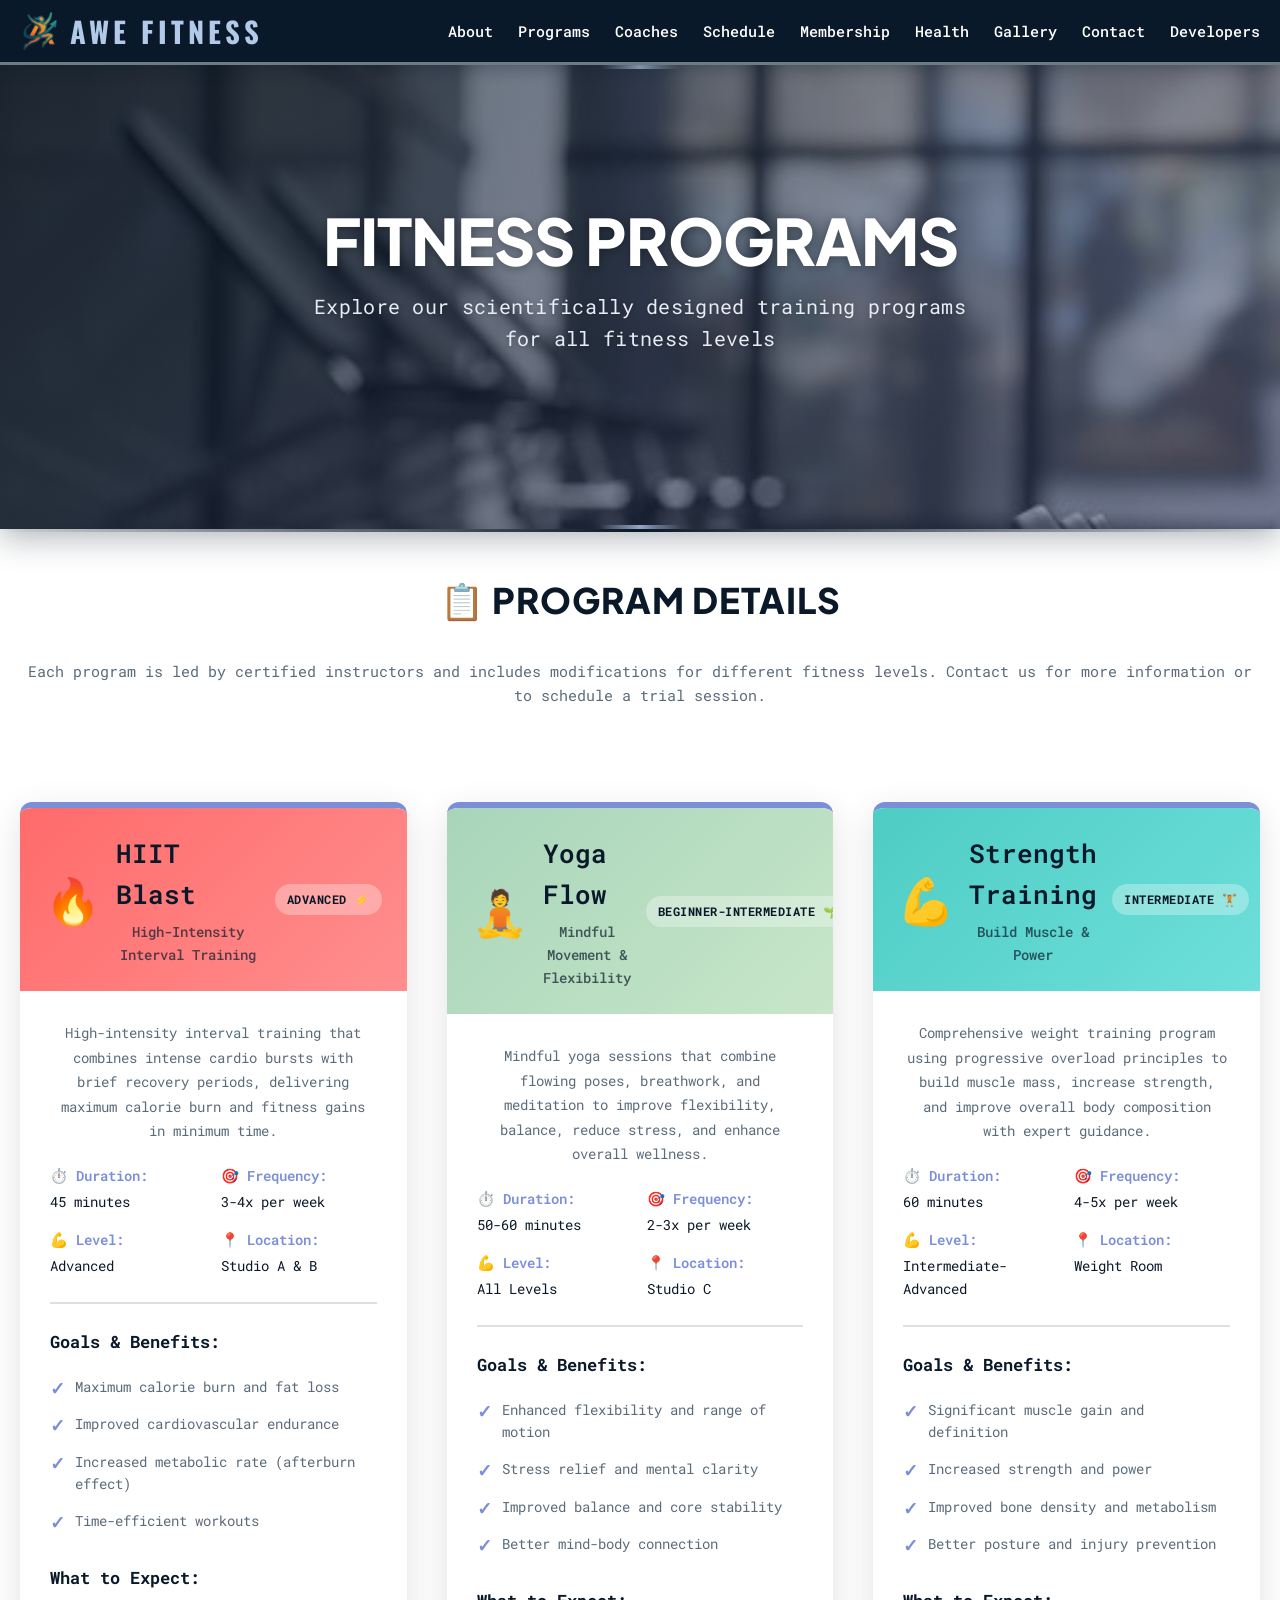
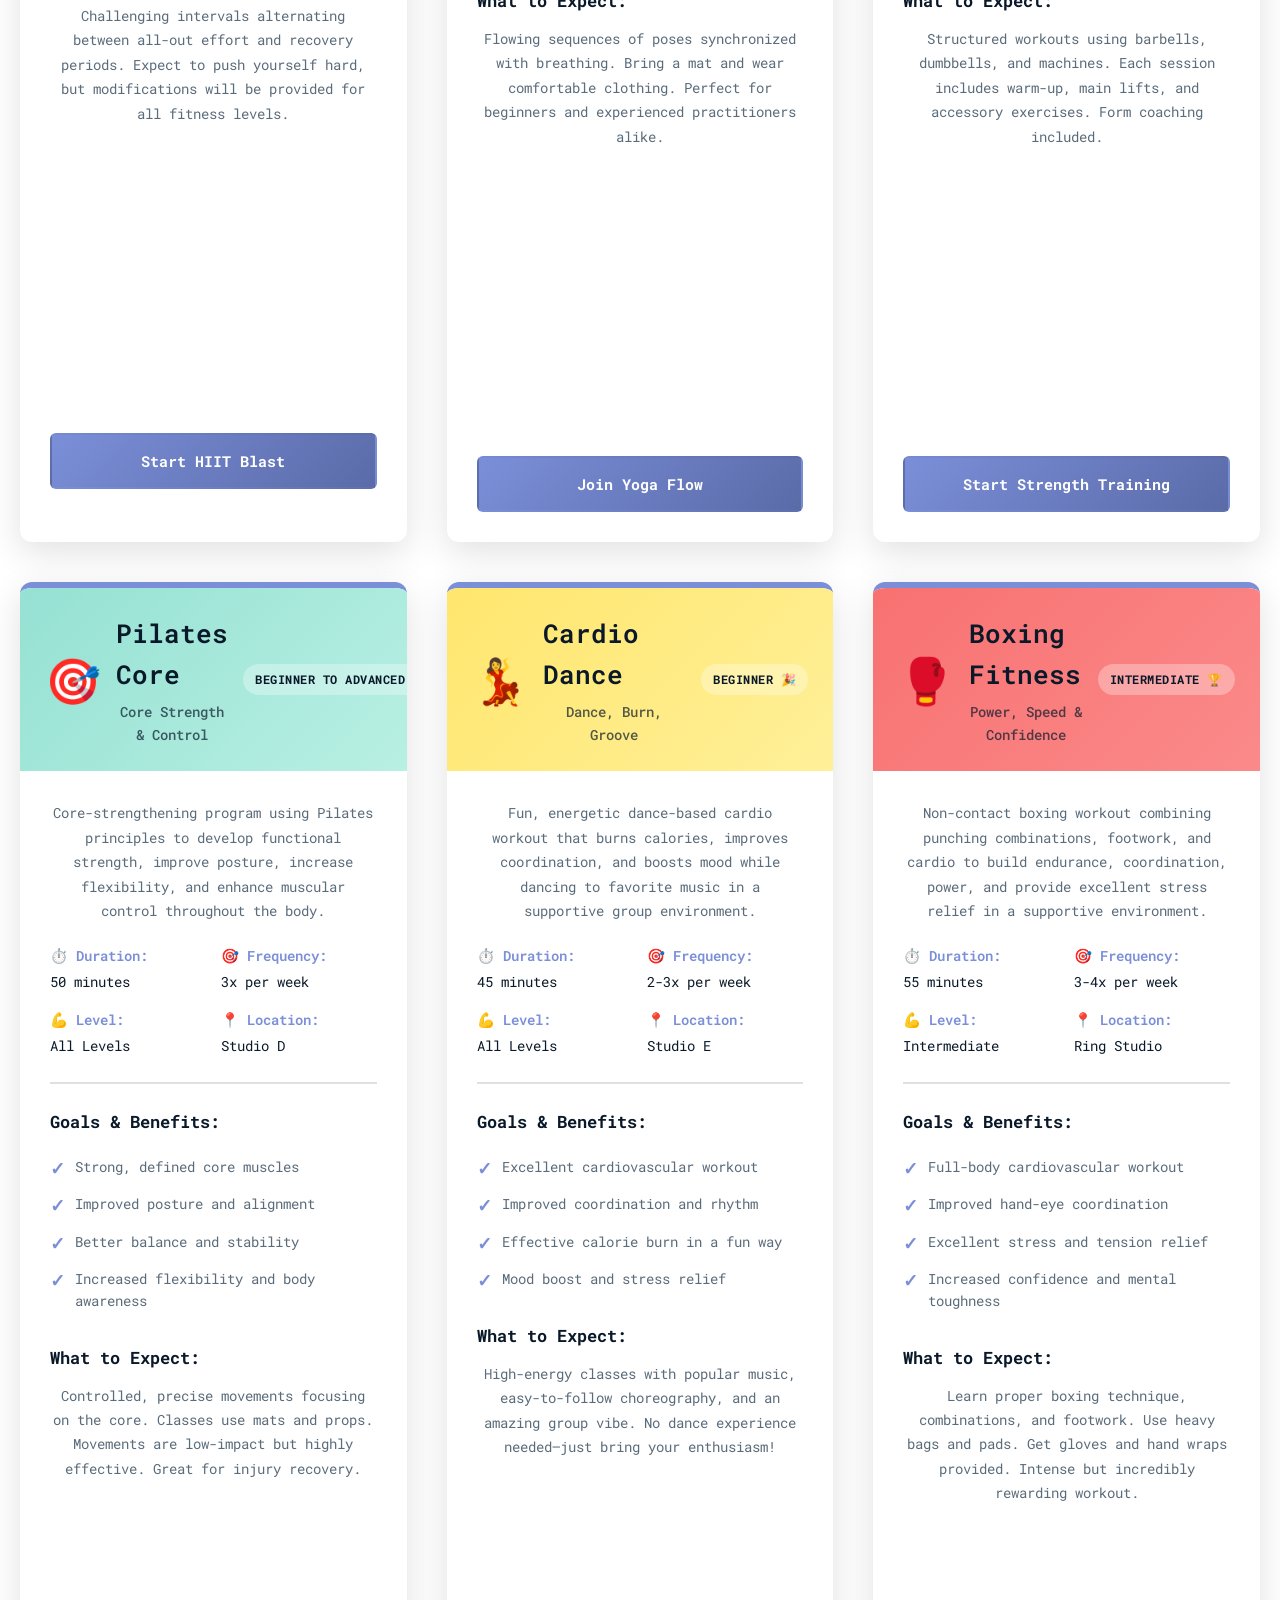
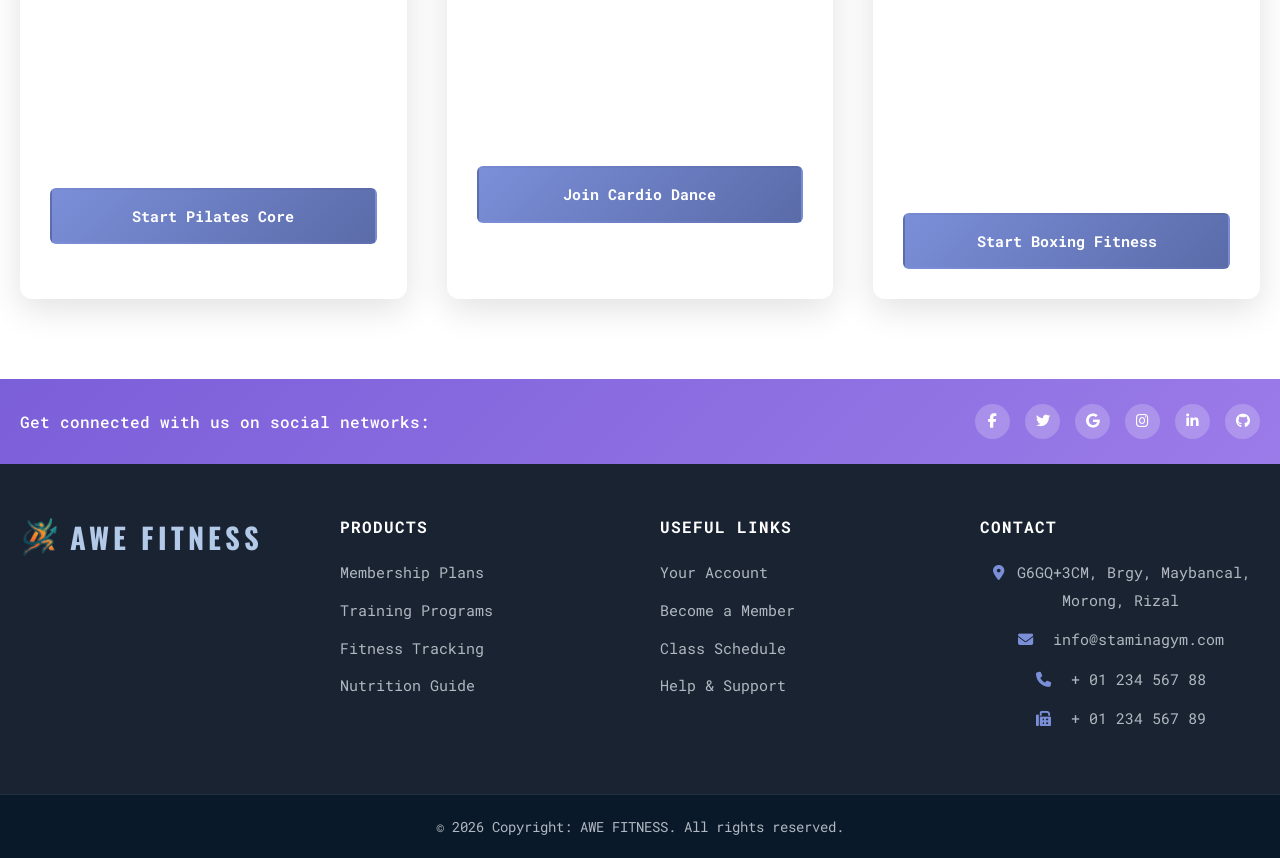
<file: programs.html>
<!DOCTYPE html>
<html lang="en">
<head>
    <meta charset="UTF-8">
    <meta name="viewport" content="width=device-width, initial-scale=1.0">
    <title>AWE FIT - Programs</title>
    <link rel="stylesheet" href="css/styles.css">
</head>
<body>
    <header>
        <nav>
            <a href="index.html"><div class="logo"><img src="src/logo.png" alt="AWE Fitness Logo" class="logo-img">AWE Fitness</div></a>
            <input type="checkbox" id="hamburger" class="hamburger-toggle" />
            <label for="hamburger" class="hamburger-label">
                <span></span>
                <span></span>
                <span></span>
            </label>
            <ul class="nav-links">
                <li><a href="about.html">About</a></li>
                <li><a href="programs.html">Programs</a></li>
                <li><a href="trainers.html">Coaches</a></li>
                <li><a href="schedule.html">Schedule</a></li>
                <li><a href="membership.html">Membership</a></li>
                <li><a href="health.html">Health</a></li>
                <li><a href="gallery.html">Gallery</a></li>
                <li><a href="contact.html">Contact</a></li>
                <li><a href="developers.html">Developers</a></li>
            </ul>
        </nav>
    </header>

    <main>
        <!-- Hero Section -->
        <section class="hero program-hero">
            <h1>Fitness Programs</h1>
            <p>Explore our scientifically designed training programs for all fitness levels</p>
        </section>
        <hr>

        <section>
            <h2>📋 Program Details</h2>
            <p>Each program is led by certified instructors and includes modifications for different fitness levels. Contact us for more information or to schedule a trial session.</p>
        </section>

        <section class="programs-grid" id="hiit">
            <div class="program-card">
                <div class="program-header" style="background: linear-gradient(135deg, #FF6B6B, #FF8E8E);">
                    <span class="program-icon">🔥</span>
                    <div class="program-title-section">
                        <h3>HIIT Blast</h3>
                        <p class="program-subtitle">High-Intensity Interval Training</p>
                    </div>
                    <span class="difficulty-badge advanced">Advanced ⚡</span>
                </div>
                <div class="program-body">
                    <p class="program-description">High-intensity interval training that combines intense cardio bursts with brief recovery periods, delivering maximum calorie burn and fitness gains in minimum time.</p>
                    
                    <div class="program-grid-info">
                        <div class="info-item">
                            <strong>⏱️ Duration:</strong> 45 minutes
                        </div>
                        <div class="info-item">
                            <strong>🎯 Frequency:</strong> 3-4x per week
                        </div>
                        <div class="info-item">
                            <strong>💪 Level:</strong> Advanced
                        </div>
                        <div class="info-item">
                            <strong>📍 Location:</strong> Studio A & B
                        </div>
                    </div>

                    <h4>Goals & Benefits:</h4>
                    <ul class="benefits-list">
                        <li>Maximum calorie burn and fat loss</li>
                        <li>Improved cardiovascular endurance</li>
                        <li>Increased metabolic rate (afterburn effect)</li>
                        <li>Time-efficient workouts</li>
                    </ul>

                    <h4>What to Expect:</h4>
                    <p>Challenging intervals alternating between all-out effort and recovery periods. Expect to push yourself hard, but modifications will be provided for all fitness levels.</p>

                    <div class="program-video">
                        <iframe src="https://www.youtube.com/embed/ml6cT4AZdqI" frameborder="0" allowfullscreen></iframe>
                    </div>
                    
                    <a href="contact.html" class="program-btn">Start HIIT Blast</a>
                </div>
            </div>

            <div class="program-card">
                <div class="program-header" style="background: linear-gradient(135deg, #A8D5BA, #C8E6C9);">
                    <span class="program-icon">🧘</span>
                    <div class="program-title-section">
                        <h3>Yoga Flow</h3>
                        <p class="program-subtitle">Mindful Movement & Flexibility</p>
                    </div>
                    <span class="difficulty-badge beginner">Beginner-Intermediate 🌱</span>
                </div>
                <div class="program-body">
                    <p class="program-description">Mindful yoga sessions that combine flowing poses, breathwork, and meditation to improve flexibility, balance, reduce stress, and enhance overall wellness.</p>
                    
                    <div class="program-grid-info">
                        <div class="info-item">
                            <strong>⏱️ Duration:</strong> 50-60 minutes
                        </div>
                        <div class="info-item">
                            <strong>🎯 Frequency:</strong> 2-3x per week
                        </div>
                        <div class="info-item">
                            <strong>💪 Level:</strong> All Levels
                        </div>
                        <div class="info-item">
                            <strong>📍 Location:</strong> Studio C
                        </div>
                    </div>

                    <h4>Goals & Benefits:</h4>
                    <ul class="benefits-list">
                        <li>Enhanced flexibility and range of motion</li>
                        <li>Stress relief and mental clarity</li>
                        <li>Improved balance and core stability</li>
                        <li>Better mind-body connection</li>
                    </ul>

                    <h4>What to Expect:</h4>
                    <p>Flowing sequences of poses synchronized with breathing. Bring a mat and wear comfortable clothing. Perfect for beginners and experienced practitioners alike.</p>

                    <div class="program-video">
                        <iframe src="https://www.youtube.com/embed/v7AYKMP6rOE" frameborder="0" allowfullscreen></iframe>
                    </div>
                    
                    <a href="contact.html" class="program-btn">Join Yoga Flow</a>
                </div>
            </div>

            <div class="program-card">
                <div class="program-header" style="background: linear-gradient(135deg, #4ECDC4, #6EDFDB);">
                    <span class="program-icon">💪</span>
                    <div class="program-title-section">
                        <h3>Strength Training</h3>
                        <p class="program-subtitle">Build Muscle & Power</p>
                    </div>
                    <span class="difficulty-badge intermediate">Intermediate 🏋️</span>
                </div>
                <div class="program-body">
                    <p class="program-description">Comprehensive weight training program using progressive overload principles to build muscle mass, increase strength, and improve overall body composition with expert guidance.</p>
                    
                    <div class="program-grid-info">
                        <div class="info-item">
                            <strong>⏱️ Duration:</strong> 60 minutes
                        </div>
                        <div class="info-item">
                            <strong>🎯 Frequency:</strong> 4-5x per week
                        </div>
                        <div class="info-item">
                            <strong>💪 Level:</strong> Intermediate-Advanced
                        </div>
                        <div class="info-item">
                            <strong>📍 Location:</strong> Weight Room
                        </div>
                    </div>

                    <h4>Goals & Benefits:</h4>
                    <ul class="benefits-list">
                        <li>Significant muscle gain and definition</li>
                        <li>Increased strength and power</li>
                        <li>Improved bone density and metabolism</li>
                        <li>Better posture and injury prevention</li>
                    </ul>

                    <h4>What to Expect:</h4>
                    <p>Structured workouts using barbells, dumbbells, and machines. Each session includes warm-up, main lifts, and accessory exercises. Form coaching included.</p>

                    <div class="program-video">
                        <iframe src="https://www.youtube.com/embed/2M8bTJj-ouY" frameborder="0" allowfullscreen></iframe>
                    </div>
                    
                    <a href="contact.html" class="program-btn">Start Strength Training</a>
                </div>
            </div>

            <div class="program-card">
                <div class="program-header" style="background: linear-gradient(135deg, #95E1D3, #B8F0E3);">
                    <span class="program-icon">🎯</span>
                    <div class="program-title-section">
                        <h3>Pilates Core</h3>
                        <p class="program-subtitle">Core Strength & Control</p>
                    </div>
                    <span class="difficulty-badge intermediate">Beginner to Advanced 🌟</span>
                </div>
                <div class="program-body">
                    <p class="program-description">Core-strengthening program using Pilates principles to develop functional strength, improve posture, increase flexibility, and enhance muscular control throughout the body.</p>
                    
                    <div class="program-grid-info">
                        <div class="info-item">
                            <strong>⏱️ Duration:</strong> 50 minutes
                        </div>
                        <div class="info-item">
                            <strong>🎯 Frequency:</strong> 3x per week
                        </div>
                        <div class="info-item">
                            <strong>💪 Level:</strong> All Levels
                        </div>
                        <div class="info-item">
                            <strong>📍 Location:</strong> Studio D
                        </div>
                    </div>

                    <h4>Goals & Benefits:</h4>
                    <ul class="benefits-list">
                        <li>Strong, defined core muscles</li>
                        <li>Improved posture and alignment</li>
                        <li>Better balance and stability</li>
                        <li>Increased flexibility and body awareness</li>
                    </ul>

                    <h4>What to Expect:</h4>
                    <p>Controlled, precise movements focusing on the core. Classes use mats and props. Movements are low-impact but highly effective. Great for injury recovery.</p>

                    <div class="program-video">
                        <iframe src="https://www.youtube.com/embed/OJxXA4EwTf0" frameborder="0" allowfullscreen></iframe>
                    </div>
                    
                    <a href="contact.html" class="program-btn">Start Pilates Core</a>
                </div>
            </div>

            <div class="program-card">
                <div class="program-header" style="background: linear-gradient(135deg, #FFE66D, #FFF099);">
                    <span class="program-icon">💃</span>
                    <div class="program-title-section">
                        <h3>Cardio Dance</h3>
                        <p class="program-subtitle">Dance, Burn, Groove</p>
                    </div>
                    <span class="difficulty-badge beginner">Beginner 🎉</span>
                </div>
                <div class="program-body">
                    <p class="program-description">Fun, energetic dance-based cardio workout that burns calories, improves coordination, and boosts mood while dancing to favorite music in a supportive group environment.</p>
                    
                    <div class="program-grid-info">
                        <div class="info-item">
                            <strong>⏱️ Duration:</strong> 45 minutes
                        </div>
                        <div class="info-item">
                            <strong>🎯 Frequency:</strong> 2-3x per week
                        </div>
                        <div class="info-item">
                            <strong>💪 Level:</strong> All Levels
                        </div>
                        <div class="info-item">
                            <strong>📍 Location:</strong> Studio E
                        </div>
                    </div>

                    <h4>Goals & Benefits:</h4>
                    <ul class="benefits-list">
                        <li>Excellent cardiovascular workout</li>
                        <li>Improved coordination and rhythm</li>
                        <li>Effective calorie burn in a fun way</li>
                        <li>Mood boost and stress relief</li>
                    </ul>

                    <h4>What to Expect:</h4>
                    <p>High-energy classes with popular music, easy-to-follow choreography, and an amazing group vibe. No dance experience needed—just bring your enthusiasm!</p>

                    <div class="program-video">
                        <iframe src="https://www.youtube.com/embed/2pLT-olgUJs" frameborder="0" allowfullscreen></iframe>
                    </div>
                    
                    <a href="contact.html" class="program-btn">Join Cardio Dance</a>
                </div>
            </div>

            <div class="program-card">
                <div class="program-header" style="background: linear-gradient(135deg, #F87171, #FB8A8A);">
                    <span class="program-icon">🥊</span>
                    <div class="program-title-section">
                        <h3>Boxing Fitness</h3>
                        <p class="program-subtitle">Power, Speed & Confidence</p>
                    </div>
                    <span class="difficulty-badge advanced">Intermediate 🏆</span>
                </div>
                <div class="program-body">
                    <p class="program-description">Non-contact boxing workout combining punching combinations, footwork, and cardio to build endurance, coordination, power, and provide excellent stress relief in a supportive environment.</p>
                    
                    <div class="program-grid-info">
                        <div class="info-item">
                            <strong>⏱️ Duration:</strong> 55 minutes
                        </div>
                        <div class="info-item">
                            <strong>🎯 Frequency:</strong> 3-4x per week
                        </div>
                        <div class="info-item">
                            <strong>💪 Level:</strong> Intermediate
                        </div>
                        <div class="info-item">
                            <strong>📍 Location:</strong> Ring Studio
                        </div>
                    </div>

                    <h4>Goals & Benefits:</h4>
                    <ul class="benefits-list">
                        <li>Full-body cardiovascular workout</li>
                        <li>Improved hand-eye coordination</li>
                        <li>Excellent stress and tension relief</li>
                        <li>Increased confidence and mental toughness</li>
                    </ul>

                    <h4>What to Expect:</h4>
                    <p>Learn proper boxing technique, combinations, and footwork. Use heavy bags and pads. Get gloves and hand wraps provided. Intense but incredibly rewarding workout.</p>

                    <div class="program-video">
                        <iframe src="https://www.youtube.com/embed/XIHvfwYVy4A" frameborder="0" allowfullscreen></iframe>
                    </div>
                    
                    <a href="contact.html" class="program-btn">Start Boxing Fitness</a>
                </div>
            </div>
        </section>
    </main>

<footer>
        <!-- Social Media Banner -->
        <div class="footer-social-banner">
            <p>Get connected with us on social networks:</p>
            <div class="social-icons">
                <a href="#" aria-label="Facebook"><i class="fab fa-facebook-f"></i></a>
                <a href="#" aria-label="Twitter"><i class="fab fa-twitter"></i></a>
                <a href="#" aria-label="Google"><i class="fab fa-google"></i></a>
                <a href="#" aria-label="Instagram"><i class="fab fa-instagram"></i></a>
                <a href="#" aria-label="LinkedIn"><i class="fab fa-linkedin-in"></i></a>
                <a href="#" aria-label="GitHub"><i class="fab fa-github"></i></a>
            </div>
        </div>

        <!-- Footer Content -->
        <div class="footer-content">
            <div class="footer-column">
                <a href="index.html"><div class="logo"><img src="src/logo.png" alt="AWE Fitness Logo" class="logo-img">AWE Fitness</div></a>
            </div>
            <div class="footer-column">
                <h4>PRODUCTS</h4>
                <ul>
                    <li><a href="membership.html">Membership Plans</a></li>
                    <li><a href="programs.html">Training Programs</a></li>
                    <li><a href="schedule.html">Fitness Tracking</a></li>
                    <li><a href="health.html">Nutrition Guide</a></li>
                </ul>
            </div>
            <div class="footer-column">
                <h4>USEFUL LINKS</h4>
                <ul>
                    <li><a href="#">Your Account</a></li>
                    <li><a href="membership.html">Become a Member</a></li>
                    <li><a href="schedule.html">Class Schedule</a></li>
                    <li><a href="contact.html">Help & Support</a></li>
                </ul>
            </div>
            <div class="footer-column">
                <h4>CONTACT</h4>
                <p><i class="fas fa-map-marker-alt"></i>G6GQ+3CM, Brgy, Maybancal, Morong, Rizal</p>
                <p><i class="fas fa-envelope"></i> info@staminagym.com</p>
                <p><i class="fas fa-phone"></i> + 01 234 567 88</p>
                <p><i class="fas fa-fax"></i> + 01 234 567 89</p>
            </div>
        </div>

        <!-- Copyright -->
        <div class="footer-copyright">
            <p>&copy; 2026 Copyright: AWE FITNESS. All rights reserved.</p>
        </div>
    </footer>

    <link rel="stylesheet" href="https://cdnjs.cloudflare.com/ajax/libs/font-awesome/6.4.0/css/all.min.css">
</body>
</html>
</file>
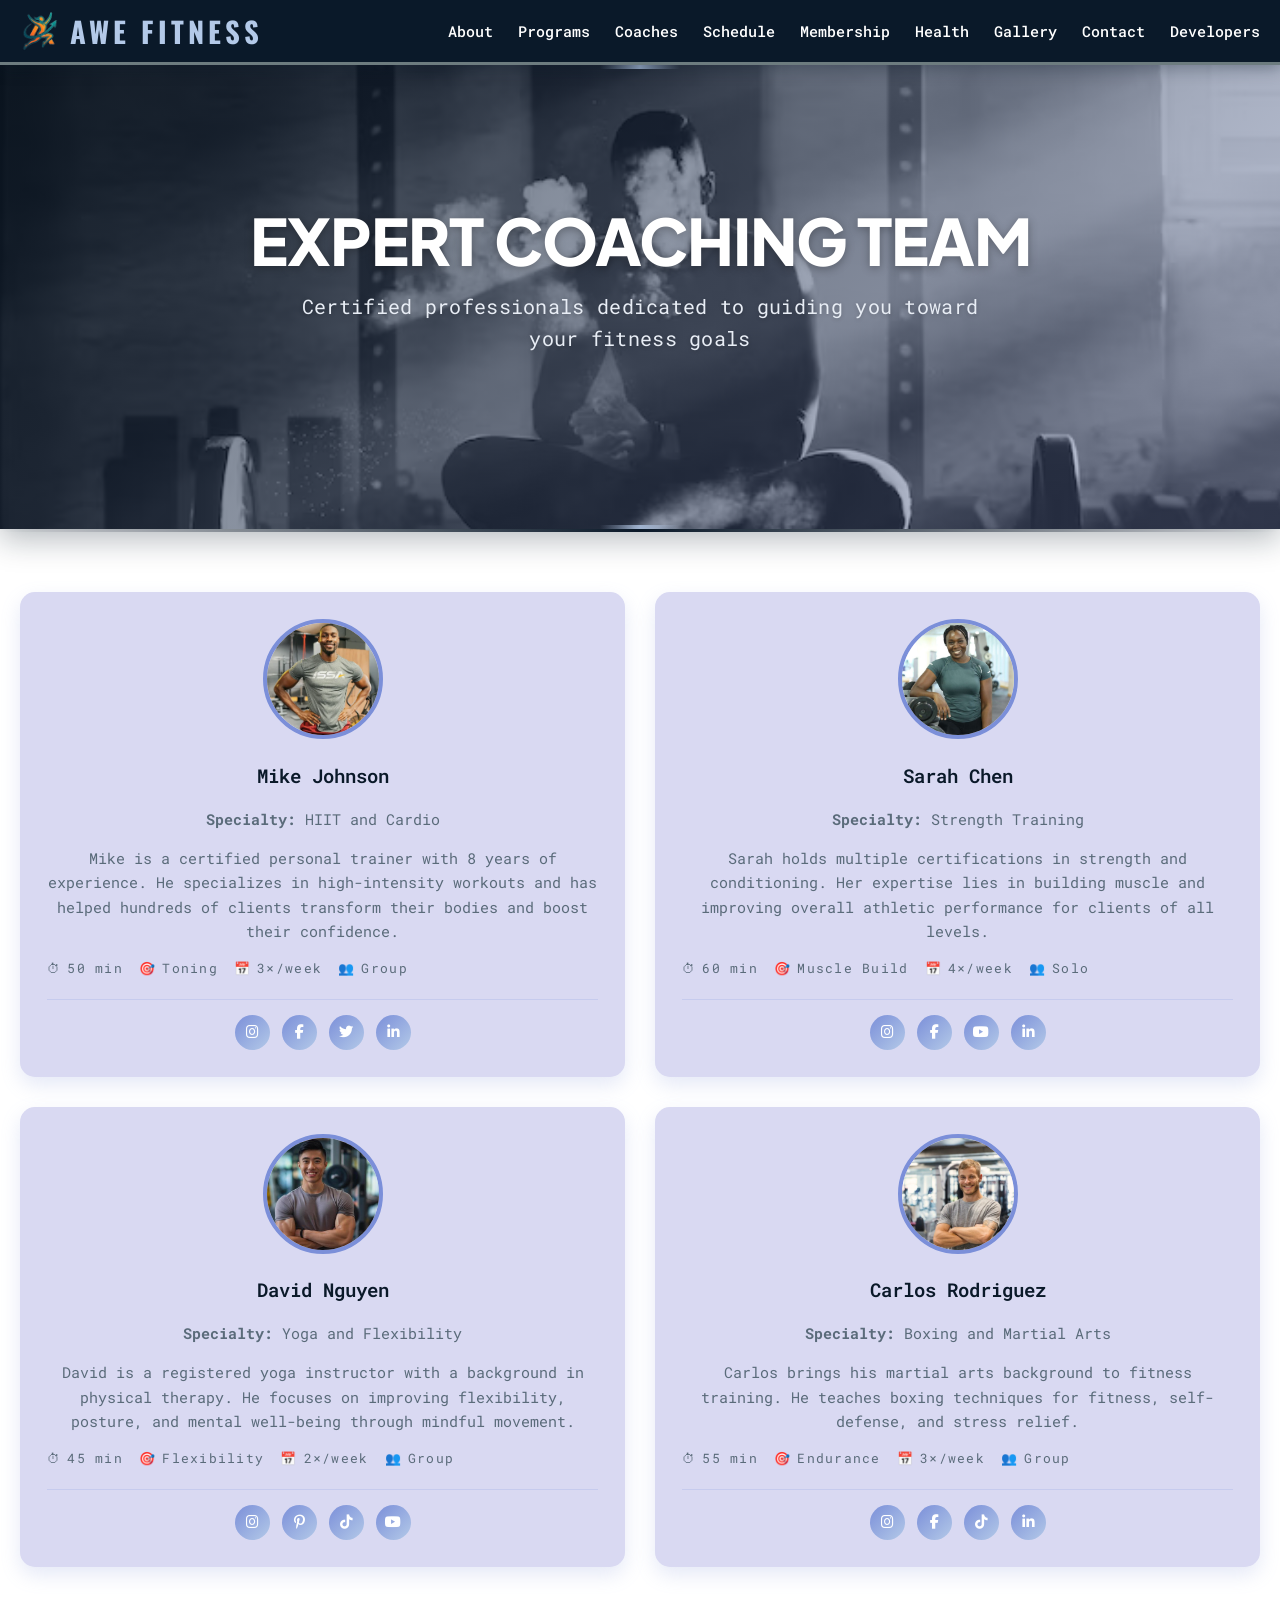
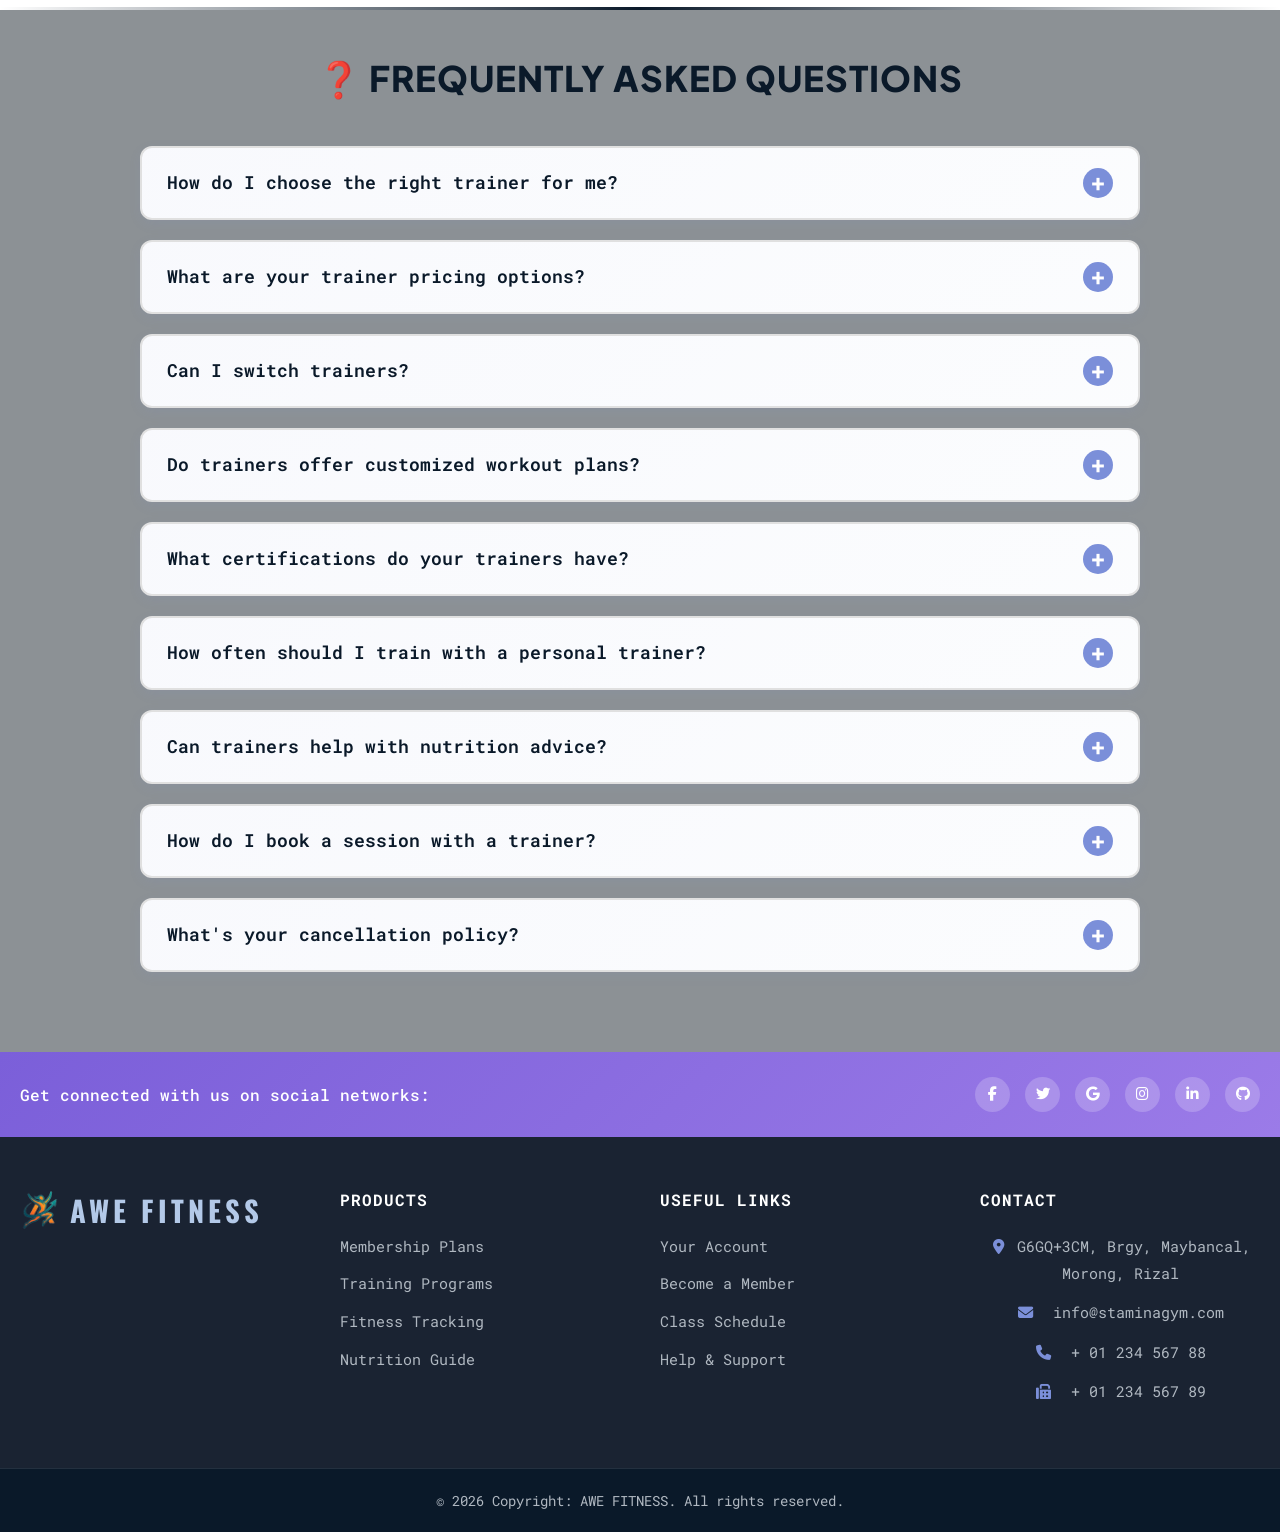
<file: trainers.html>
<!DOCTYPE html>
<html lang="en">
<head>
    <meta charset="UTF-8">
    <meta name="viewport" content="width=device-width, initial-scale=1.0">
    <title>AWE FIT - Coaches</title>
    <link rel="stylesheet" href="css/styles.css">
</head>
<body>
    <header>
        <nav>
            <a href="index.html"><div class="logo"><img src="src/logo.png" alt="AWE Fitness Logo" class="logo-img">AWE Fitness</div></a>
            <input type="checkbox" id="hamburger" class="hamburger-toggle" />
            <label for="hamburger" class="hamburger-label">
                <span></span>
                <span></span>
                <span></span>
            </label>
            <ul class="nav-links">
                <li><a href="about.html">About</a></li>
                <li><a href="programs.html">Programs</a></li>
                <li><a href="trainers.html">Coaches</a></li>
                <li><a href="schedule.html">Schedule</a></li>
                <li><a href="membership.html">Membership</a></li>
                <li><a href="health.html">Health</a></li>
                <li><a href="gallery.html">Gallery</a></li>
                <li><a href="contact.html">Contact</a></li>
                <li><a href="developers.html">Developers</a></li>
            </ul>
        </nav>
    </header>

    <main>
        <!-- Hero Section -->
        <section class="hero trainer-hero">
            <h1>Expert Coaching Team</h1>
            <p>Certified professionals dedicated to guiding you toward your fitness goals</p>
        </section>
        <hr style="margin-bottom: -20px;">

        <section class="flex" style="margin-top: 40px;">
            <div class="trainer-card">
                <img src="src/trainer/trainer1.webp" alt="Mike Johnson">
                <h3>Mike Johnson</h3>
                <p><strong>Specialty:</strong> HIIT and Cardio</p>
                <p>Mike is a certified personal trainer with 8 years of experience. He specializes in high-intensity workouts and has helped hundreds of clients transform their bodies and boost their confidence.</p>
                <div class="program-meta">
                    <span class="meta-item"><span class="meta-icon">⏱</span> 50 min</span>
                    <span class="meta-item"><span class="meta-icon">🎯</span> Toning</span>
                    <span class="meta-item"><span class="meta-icon">📅</span> 3×/week</span>
                    <span class="meta-item"><span class="meta-icon">👥</span> Group</span>
                </div>
                <div class="trainer-socials">
                    <a href="#" aria-label="Instagram"><i class="fab fa-instagram"></i></a>
                    <a href="#" aria-label="Facebook"><i class="fab fa-facebook-f"></i></a>
                    <a href="#" aria-label="Twitter"><i class="fab fa-twitter"></i></a>
                    <a href="#" aria-label="LinkedIn"><i class="fab fa-linkedin-in"></i></a>
                </div>
            </div>
            <div class="trainer-card">
                <img src="src/trainer/trainer3.jpeg" alt="Sarah Chen">
                <h3>Sarah Chen</h3>
                <p><strong>Specialty:</strong> Strength Training</p>
                <p>Sarah holds multiple certifications in strength and conditioning. Her expertise lies in building muscle and improving overall athletic performance for clients of all levels.</p>
                <div class="program-meta">
                    <span class="meta-item"><span class="meta-icon">⏱</span> 60 min</span>
                    <span class="meta-item"><span class="meta-icon">🎯</span> Muscle Build</span>
                    <span class="meta-item"><span class="meta-icon">📅</span> 4×/week</span>
                    <span class="meta-item"><span class="meta-icon">👥</span> Solo</span>
                </div>
                <div class="trainer-socials">
                    <a href="#" aria-label="Instagram"><i class="fab fa-instagram"></i></a>
                    <a href="#" aria-label="Facebook"><i class="fab fa-facebook-f"></i></a>
                    <a href="#" aria-label="YouTube"><i class="fab fa-youtube"></i></a>
                    <a href="#" aria-label="LinkedIn"><i class="fab fa-linkedin-in"></i></a>
                </div>
            </div>
            <div class="trainer-card">
                <img src="src/trainer/trainer4.jpg" alt="David Nguyen">
                <h3>David Nguyen</h3>
                <p><strong>Specialty:</strong> Yoga and Flexibility</p>
                <p>David is a registered yoga instructor with a background in physical therapy. He focuses on improving flexibility, posture, and mental well-being through mindful movement.</p>
                <div class="program-meta">
                    <span class="meta-item"><span class="meta-icon">⏱</span> 45 min</span>
                    <span class="meta-item"><span class="meta-icon">🎯</span> Flexibility</span>
                    <span class="meta-item"><span class="meta-icon">📅</span> 2×/week</span>
                    <span class="meta-item"><span class="meta-icon">👥</span> Group</span>
                </div>
                <div class="trainer-socials">
                    <a href="#" aria-label="Instagram"><i class="fab fa-instagram"></i></a>
                    <a href="#" aria-label="Pinterest"><i class="fab fa-pinterest-p"></i></a>
                    <a href="#" aria-label="TikTok"><i class="fab fa-tiktok"></i></a>
                    <a href="#" aria-label="YouTube"><i class="fab fa-youtube"></i></a>
                </div>
            </div>
            <div class="trainer-card">
                <img src="src/trainer/trainer5.webp" alt="Carlos Rodriguez">
                <h3>Carlos Rodriguez</h3>
                <p><strong>Specialty:</strong> Boxing and Martial Arts</p>
                <p>Carlos brings his martial arts background to fitness training. He teaches boxing techniques for fitness, self-defense, and stress relief.</p>
                <div class="program-meta">
                    <span class="meta-item"><span class="meta-icon">⏱</span> 55 min</span>
                    <span class="meta-item"><span class="meta-icon">🎯</span> Endurance</span>
                    <span class="meta-item"><span class="meta-icon">📅</span> 3×/week</span>
                    <span class="meta-item"><span class="meta-icon">👥</span> Group</span>
                </div>
                <div class="trainer-socials">
                    <a href="#" aria-label="Instagram"><i class="fab fa-instagram"></i></a>
                    <a href="#" aria-label="Facebook"><i class="fab fa-facebook-f"></i></a>
                    <a href="#" aria-label="TikTok"><i class="fab fa-tiktok"></i></a>
                    <a href="#" aria-label="LinkedIn"><i class="fab fa-linkedin-in"></i></a>
                </div>
            </div>
        </section>
        <hr>
        <!-- FAQ Section -->
        <section style="background: rgb(140, 145, 149);"> 
            <h2>❓ Frequently Asked Questions</h2>
            <div class="faq-container">
                <details class="faq-item">
                    <summary class="faq-question">
                        <h3>How do I choose the right trainer for me?</h3>
                        <span class="faq-toggle">+</span>
                    </summary>
                    <div class="faq-answer">
                        <p>Consider your fitness goals and preferred training style. We recommend reading trainer profiles and watching introduction videos. You can also schedule a free consultation with a trainer to discuss your goals before committing.</p>
                    </div>
                </details>

                <details class="faq-item">
                    <summary class="faq-question">
                        <h3>What are your trainer pricing options?</h3>
                        <span class="faq-toggle">+</span>
                    </summary>
                    <div class="faq-answer">
                        <p>We offer flexible pricing: Single Session: ₱500, 5-Session Package: ₱2,250 (10% discount), 10-Session Package: ₱4,200 (16% discount), Monthly Unlimited: ₱8,000. Group sessions are also available at reduced rates.</p>
                    </div>
                </details>

                <details class="faq-item">
                    <summary class="faq-question">
                        <h3>Can I switch trainers?</h3>
                        <span class="faq-toggle">+</span>
                    </summary>
                    <div class="faq-answer">
                        <p>Absolutely! We want you to be comfortable with your trainer. If you feel you're not connecting well after your first few sessions, you can switch to another trainer at no extra cost. Your satisfaction is our priority.</p>
                    </div>
                </details>

                <details class="faq-item">
                    <summary class="faq-question">
                        <h3>Do trainers offer customized workout plans?</h3>
                        <span class="faq-toggle">+</span>
                    </summary>
                    <div class="faq-answer">
                        <p>Yes! All our trainers create personalized workout plans based on your fitness level, goals, and any injuries or limitations. They assess you during the first session and adjust the plan as you progress.</p>
                    </div>
                </details>

                <details class="faq-item">
                    <summary class="faq-question">
                        <h3>What certifications do your trainers have?</h3>
                        <span class="faq-toggle">+</span>
                    </summary>
                    <div class="faq-answer">
                        <p>All our trainers are certified by recognized organizations such as NASM, ACE, ISSA, or equivalent. They receive ongoing professional development and stay updated with the latest fitness trends and safety protocols.</p>
                    </div>
                </details>

                <details class="faq-item">
                    <summary class="faq-question">
                        <h3>How often should I train with a personal trainer?</h3>
                        <span class="faq-toggle">+</span>
                    </summary>
                    <div class="faq-answer">
                        <p>This depends on your goals and current fitness level. Most beginners benefit from 2-3 sessions per week, while advanced clients may do 4-5. Your trainer will recommend a schedule that fits your goals and lifestyle.</p>
                    </div>
                </details>

                <details class="faq-item">
                    <summary class="faq-question">
                        <h3>Can trainers help with nutrition advice?</h3>
                        <span class="faq-toggle">+</span>
                    </summary>
                    <div class="faq-answer">
                        <p>Yes! Our trainers can provide general nutrition guidance and healthy eating tips. For specialized nutrition plans, we can refer you to our certified nutritionists. Nutrition is included in our Premium membership.</p>
                    </div>
                </details>

                <details class="faq-item">
                    <summary class="faq-question">
                        <h3>How do I book a session with a trainer?</h3>
                        <span class="faq-toggle">+</span>
                    </summary>
                    <div class="faq-answer">
                        <p>You can book sessions directly through our website, call us at +1-800-GYM-STAMINA, or visit us in person. First-time clients get a free 15-minute consultation to discuss goals and expectations before their first session.</p>
                    </div>
                </details>

                <details class="faq-item">
                    <summary class="faq-question">
                        <h3>What's your cancellation policy?</h3>
                        <span class="faq-toggle">+</span>
                    </summary>
                    <div class="faq-answer">
                        <p>We require 24-hour notice to cancel or reschedule sessions. Cancellations made with less notice will be charged. However, packages expire after 6 months if unused, so plan accordingly.</p>
                    </div>
                </details>
            </div>
        </section>
    </main>


<footer>
        <!-- Social Media Banner -->
        <div class="footer-social-banner">
            <p>Get connected with us on social networks:</p>
            <div class="social-icons">
                <a href="#" aria-label="Facebook"><i class="fab fa-facebook-f"></i></a>
                <a href="#" aria-label="Twitter"><i class="fab fa-twitter"></i></a>
                <a href="#" aria-label="Google"><i class="fab fa-google"></i></a>
                <a href="#" aria-label="Instagram"><i class="fab fa-instagram"></i></a>
                <a href="#" aria-label="LinkedIn"><i class="fab fa-linkedin-in"></i></a>
                <a href="#" aria-label="GitHub"><i class="fab fa-github"></i></a>
            </div>
        </div>

        <!-- Footer Content -->
        <div class="footer-content">
            <div class="footer-column">
                <a href="index.html"><div class="logo"><img src="src/logo.png" alt="AWE Fitness Logo" class="logo-img">AWE Fitness</div></a>
            </div>
            <div class="footer-column">
                <h4>PRODUCTS</h4>
                <ul>
                    <li><a href="membership.html">Membership Plans</a></li>
                    <li><a href="programs.html">Training Programs</a></li>
                    <li><a href="schedule.html">Fitness Tracking</a></li>
                    <li><a href="health.html">Nutrition Guide</a></li>
                </ul>
            </div>
            <div class="footer-column">
                <h4>USEFUL LINKS</h4>
                <ul>
                    <li><a href="#">Your Account</a></li>
                    <li><a href="membership.html">Become a Member</a></li>
                    <li><a href="schedule.html">Class Schedule</a></li>
                    <li><a href="contact.html">Help & Support</a></li>
                </ul>
            </div>
            <div class="footer-column">
                <h4>CONTACT</h4>
                <p><i class="fas fa-map-marker-alt"></i>G6GQ+3CM, Brgy, Maybancal, Morong, Rizal</p>
                <p><i class="fas fa-envelope"></i> info@staminagym.com</p>
                <p><i class="fas fa-phone"></i> + 01 234 567 88</p>
                <p><i class="fas fa-fax"></i> + 01 234 567 89</p>
            </div>
        </div>

        <!-- Copyright -->
        <div class="footer-copyright">
            <p>&copy; 2026 Copyright: AWE FITNESS. All rights reserved.</p>
        </div>
    </footer>

    <link rel="stylesheet" href="https://cdnjs.cloudflare.com/ajax/libs/font-awesome/6.4.0/css/all.min.css">
</body>
</html>
</file>
<file: css/styles.css>
@import url('https://fonts.googleapis.com/css2?family=Plus+Jakarta+Sans:wght@800&family=Roboto+Mono:wght@400;600;700&family=Oswald:wght@700&display=swap');

* {
    margin: 0;
    padding: 0;
    box-sizing: border-box;
}

body {
    font-family: "Roboto Mono", monospace;
    line-height: 1.6;
    color: #0A1929;
    background: #FFF;
    min-height: 100vh;
}

a {
    text-decoration: none;
}

/* Header & Navigation */
header {
    background: #0A1929;
    color: #FFF;
    padding: 8px 0;
    position: sticky;
    top: 0;
    z-index: 100;
    box-shadow: 0 4px 15px rgba(10, 25, 41, 0.3);
    border-bottom: #6d7c7f 3px solid;
}

nav {
    display: flex;
    justify-content: space-between;
    align-items: center;
    max-width: 1400px;
    margin: 0 auto;
    padding: 0 20px;
}

.logo {
    font-family: "Oswald", sans-serif;
    font-size: 1.8rem;
    font-weight: 700;
    color: #B3C9E8;
    letter-spacing: 4px;
    text-transform: uppercase;
    display: flex;
    align-items: center;
    gap: 10px;
}

.logo-img {
    height: 40px;
    width: auto;
    object-fit: contain;
}

.nav-links {
    display: flex;
    list-style: none;
    gap: 25px;
    align-items: center;
    margin: 0;
}

.nav-links a {
    color: #FFF;
    font-size: 0.95rem;
    font-weight: 500;
    position: relative;
    padding-bottom: 8px;
    transition: color 0.3s ease;
}

.nav-links a::after {
    content: '';
    position: absolute;
    bottom: 0;
    left: 0;
    width: 0;
    height: 2px;
    background: linear-gradient(90deg, #B3C9E8, #7B8FD9);
    transition: width 0.4s ease;
}

.nav-links a:hover {
    color: #B3C9E8;
}

.nav-links a:hover::after {
    width: 100%;
}

.btn-signup {
    background: #7B8FD9;
    color: #FFF;
    padding: 10px 22px;
    border-radius: 25px;
    font-weight: 700;
    cursor: pointer;
    border: 2px solid transparent;
    box-shadow: 0 4px 10px rgba(123, 143, 217, 0.3);
    transition: all 0.3s ease;
}

.btn-signup:hover {
    transform: translateY(-3px);
    box-shadow: 0 6px 15px rgba(123, 143, 217, 0.5);
}

/* Main Content */
main {  
    margin: 0 auto;
    padding: 0;
}

section {
    padding: 40px 20px;
}

section:has(.workout-fuel-header) {
    background: #0A1929;
    color: #FFF;
}

hr {
    height: 3px;
    background: linear-gradient(90deg, rgba(139, 92, 246, 0) 0%, #0A1929 50%, rgba(139, 92, 246, 0) 100%);
    border: none;
}

h1, h2 {
    font-family: "Plus Jakarta Sans", sans-serif;
    color: #0A1929;
    margin-bottom: 30px;
    font-size: 2.2rem;
    text-align: center;
    text-transform: uppercase;
    letter-spacing: 1px;
    font-weight: 800;
}

h3 {
    color: #0A1929;
    margin-bottom: 15px;
    font-size: 1.2rem;
    font-weight: 600;
}

p {
    margin-bottom: 15px;
    color: #5A6B7A;
    font-size: 0.95rem;
    text-align: center;
}

/* Buttons */
.btn, .btn-signup {
    border-radius: 25px;
    font-weight: 700;
    border: 2px solid transparent;
    transition: all 0.3s ease;
    cursor: pointer;
}

.btn {
    display: inline-block;
    background: #7B8FD9;
    color: #FFF;
    padding: 12px 30px;
    box-shadow: 0 4px 15px rgba(123, 143, 217, 0.4);
}

.btn:hover {
    transform: translateY(-3px);
    box-shadow: 0 6px 20px rgba(123, 143, 217, 0.6);
}

.btn-outline {
    background: transparent;
    color: #7B8FD9;
    border: 2px solid #7B8FD9;
}

.btn-outline:hover {
    background: #7B8FD9;
    color: #FFF;
}

/* Grid & Cards */
.grid {
    display: grid;
    grid-template-columns: repeat(auto-fit, minmax(280px, 1fr));
    gap: 30px;
    margin-top: 30px;
}

.card, .trainer-card, .member-card, .plan, .offer-box {
    border-radius: 15px;
    padding: 25px;
    transition: all 0.3s ease;
    box-shadow: 0 8px 20px rgba(123, 143, 217, 0.2);
    border: 2px solid transparent;
}

.card, .trainer-card, .member-card, .plan {
    background: #D9D9F2;
}

.card {
    padding: 30px 25px;
    text-align: center;
}

.card:hover, .trainer-card:hover, .member-card:hover, .plan:hover, .offer-box:hover {
    transform: translateY(-5px);
    box-shadow: 0 12px 35px rgba(123, 143, 217, 0.3);
    border-color: #7B8FD9;
}

.card.lavender {
    background: #D9D9F2;
}

.card img {
    width: 100%;
    height: 200px;
    object-fit: cover;
    border-radius: 10px;
    margin-bottom: 15px;
}

.flex {
    display: flex;
    flex-wrap: wrap;
    gap: 30px;
    justify-content: space-around;
}

/* Trainer & Member Cards */
.trainer-card, .member-card {
    flex: 1 1 400px;
    text-align: center;
    min-width: 200px;
}

.trainer-card img, .member-card img {
    width: 120px;
    height: 120px;
    border-radius: 50%;
    margin-bottom: 15px;
    object-fit: cover;
    border: 4px solid #7B8FD9;
}

.trainer-socials {
    display: flex;
    justify-content: center;
    gap: 12px;
    margin-top: 15px;
    padding-top: 15px;
    border-top: 1px solid rgba(123, 143, 217, 0.2);
}

.trainer-socials a {
    width: 35px;
    height: 35px;
    background: linear-gradient(135deg, #7B8FD9, #B3C9E8);
    border-radius: 50%;
    display: flex;
    align-items: center;
    justify-content: center;
    color: #FFF;
    transition: all 0.3s ease;
    font-size: 0.9rem;
}

.trainer-socials a:hover {
    transform: translateY(-3px);
    box-shadow: 0 6px 15px rgba(123, 143, 217, 0.4);
    background: linear-gradient(135deg, #B3C9E8, #7B8FD9);
}

/* Class Cards Section */
.class-grid {
    display: grid;
    grid-template-columns: repeat(auto-fit, minmax(350px, 1fr));
    gap: 30px;
    margin-top: 40px;
}

.class-card {
    background: #FFF;
    border-radius: 12px;
    overflow: hidden;
    box-shadow: 0 10px 30px rgba(0, 0, 0, 0.1);
    transition: all 0.3s ease;
    border-top: 5px solid #7B8FD9;
}

.class-card:hover {
    transform: translateY(-10px);
    box-shadow: 0 20px 50px rgba(0, 0, 0, 0.15);
}

.class-header {
    padding: 25px;
    color: #0A1929;
    display: flex;
    align-items: center;
    gap: 15px;
}

.class-icon {
    font-size: 2.5rem;
    flex-shrink: 0;
}

.class-header h3 {
    margin: 0;
    font-size: 1.5rem;
    flex: 1;
}

.difficulty-badge {
    display: inline-block;
    padding: 6px 12px;
    border-radius: 20px;
    font-size: 0.75rem;
    font-weight: 700;
    text-transform: uppercase;
    letter-spacing: 0.5px;
    white-space: nowrap;
}

.difficulty-badge.beginner {
    background: rgba(255, 255, 255, 0.3);
    color: #0A1929;
}

.difficulty-badge.intermediate {
    background: rgba(255, 255, 255, 0.3);
    color: #0A1929;
}

.difficulty-badge.advanced {
    background: rgba(255, 255, 255, 0.3);
    color: #0A1929;
}

.class-body {
    padding: 25px;
}

.class-description {
    color: #5A6B7A;
    font-size: 0.95rem;
    line-height: 1.7;
    margin: 0 0 20px 0;
}

.class-details {
    display: grid;
    grid-template-columns: 1fr 1fr;
    gap: 15px;
    margin-bottom: 20px;
    padding-bottom: 20px;
    border-bottom: 2px solid #E0E0E0;
}

.detail-item {
    color: #0A1929;
    font-size: 0.9rem;
}

.detail-item strong {
    color: #7B8FD9;
    display: block;
    margin-bottom: 3px;
}

.class-body h4 {
    color: #0A1929;
    font-size: 1rem;
    margin: 20px 0 12px 0;
}

.benefits-list {
    list-style: none;
    padding: 0;
    margin: 0 0 20px 0;
}

.benefits-list li {
    color: #5A6B7A;
    padding: 8px 0 8px 25px;
    position: relative;
    font-size: 0.9rem;
    line-height: 1.5;
}

.benefits-list li::before {
    content: "✓";
    position: absolute;
    left: 0;
    color: #7B8FD9;
    font-weight: 700;
    font-size: 1.1rem;
}

.class-btn {
    display: inline-block;
    background: #7B8FD9;
    color: #FFF;
    padding: 12px 30px;
    border-radius: 5px;
    text-decoration: none;
    font-weight: 600;
    transition: all 0.3s ease;
    font-size: 0.95rem;
}

.class-btn:hover {
    background: #0A1929;
    transform: translateX(3px);
}

/* Programs Page */
.programs-grid {
    display: grid;
    grid-template-columns: repeat(auto-fit, minmax(380px, 1fr));
    gap: 40px;
    margin-top: 0;
    margin-bottom: 40px;
}

.program-card {
    background: #FFF;
    border-radius: 12px;
    overflow: hidden;
    box-shadow: 0 10px 35px rgba(0, 0, 0, 0.12);
    transition: all 0.3s ease;
    border-top: 6px solid #7B8FD9;
}

.program-card:hover {
    transform: translateY(-12px);
    box-shadow: 0 25px 60px rgba(0, 0, 0, 0.18);
}

.program-header {
    padding: 25px;
    color: #0A1929;
    display: flex;
    align-items: center;
    gap: 15px;
}

.program-icon {
    font-size: 2.8rem;
    flex-shrink: 0;
}

.program-title-section {
    flex: 1;
}

.program-title-section h3 {
    margin: 0 0 5px 0;
    font-size: 1.6rem;
    color: #0A1929;
}

.program-subtitle {
    margin: 0;
    color: rgba(10, 25, 41, 0.7);
    font-size: 0.9rem;
    font-weight: 500;
}

.program-body {
    padding: 30px;
}

.program-description {
    color: #5A6B7A;
    font-size: 0.95rem;
    line-height: 1.7;
    margin: 0 0 25px 0;
}

.program-grid-info {
    display: grid;
    grid-template-columns: 1fr 1fr;
    gap: 15px;
    margin-bottom: 25px;
    padding-bottom: 25px;
    border-bottom: 2px solid #E0E0E0;
}

.info-item {
    color: #0A1929;
    font-size: 0.9rem;
}

.info-item strong {
    color: #7B8FD9;
    display: block;
    margin-bottom: 3px;
    font-weight: 600;
}

.program-body h4 {
    color: #0A1929;
    font-size: 1.05rem;
    margin: 20px 0 12px 0;
    text-transform: none;
    letter-spacing: normal;
}

.program-body > p {
    color: #5A6B7A;
    font-size: 0.9rem;
    line-height: 1.7;
    margin: 0 0 20px 0;
}

.benefits-list {
    list-style: none;
    padding: 0;
    margin: 0 0 25px 0;
}

.benefits-list li {
    color: #5A6B7A;
    padding: 8px 0 8px 25px;
    position: relative;
    font-size: 0.9rem;
    line-height: 1.5;
}

.benefits-list li::before {
    content: "✓";
    position: absolute;
    left: 0;
    color: #7B8FD9;
    font-weight: 700;
    font-size: 1.1rem;
}

.program-video {
    width: 100%;
    margin: 25px 0;
    border-radius: 8px;
    overflow: hidden;
}

.program-video iframe {
    width: 100%;
    height: 250px;
    border: none;
}

.program-btn {
    display: block;
    background: linear-gradient(135deg, #7B8FD9, #5A6BA8);
    color: #FFF;
    padding: 14px 30px;
    border-radius: 6px;
    text-decoration: none;
    font-weight: 700;
    transition: all 0.3s ease;
    font-size: 0.95rem;
    text-align: center;
    border: 2px solid transparent;
}

.program-btn:hover {
    background: linear-gradient(135deg, #5A6BA8, #3F4B7A);
    transform: translateY(-2px);
    box-shadow: 0 8px 25px rgba(123, 143, 217, 0.4);
}

/* Hero Section */
.hero { 
    background-size: cover;
    background-position: center;
    background-attachment: fixed;
    color: #FFF;
    padding: 140px 20px;
    display: flex;
    align-items: center;
    justify-content: center;
    flex-direction: column;
    box-shadow: 0 10px 30px rgba(10, 25, 41, 0.3);
    text-align: center;
    position: relative;
}

.hero::before {
    content: '';
    position: absolute;
    top: 0;
    left: 50%;
    transform: translateX(-50%);
    width: 80px;
    height: 4px;
    background: linear-gradient(90deg, transparent, #B3C9E8, transparent);
    opacity: 0.8;
}

.hero::after {
    content: '';
    position: absolute;
    bottom: 0;
    left: 50%;
    transform: translateX(-50%);
    width: 80px;
    height: 4px;
    background: linear-gradient(90deg, transparent, #B3C9E8, transparent);
    opacity: 0.8;
}

.home-hero { background-image: linear-gradient(135deg, rgba(10, 25, 41, 0.65) 0%, rgba(123, 143, 217, 0.3) 100%), url(../src/background.jpg); }
.developer-hero { background-image: linear-gradient(135deg, rgba(10, 25, 41, 0.65) 0%, rgba(123, 143, 217, 0.3) 100%), url(../src/Developers/background.avif); }
.about-hero { background-image: linear-gradient(135deg, rgba(10, 25, 41, 0.65) 0%, rgba(123, 143, 217, 0.3) 100%), url(../src/background.jpg); }
.gallery-hero { background-image: linear-gradient(135deg, rgba(10, 25, 41, 0.65) 0%, rgba(123, 143, 217, 0.3) 100%), url(../src/gallery/background.jpg); }
.program-hero { background-image: linear-gradient(135deg, rgba(10, 25, 41, 0.65) 0%, rgba(123, 143, 217, 0.3) 100%), url(../src/workoutbg.jpg); }
.trainer-hero { background-image: linear-gradient(135deg, rgba(10, 25, 41, 0.65) 0%, rgba(123, 143, 217, 0.3) 100%), url(../src/trainer/background.avif); }
.health-hero { background-image: linear-gradient(135deg, rgba(10, 25, 41, 0.65) 0%, rgba(123, 143, 217, 0.3) 100%), url(../src/health/background.jpg); }

.hero h1 {
    font-family: "Plus Jakarta Sans", sans-serif;
    font-size: 4rem;
    font-weight: 800;
    margin-bottom: 15px;
    line-height: 1.1;
    color: #FFF;
    letter-spacing: -1px;
    text-shadow: 0 2px 10px rgba(0, 0, 0, 0.3);
}

.hero p {
    font-size: 1.25rem;
    margin-bottom: 35px;
    color: #E8EDF5;
    font-weight: 400;
    max-width: 700px;
    letter-spacing: 0.3px;
    text-shadow: 0 1px 4px rgba(0, 0, 0, 0.2);
}

.hero .btn {
    padding: 14px 45px;
    font-size: 1rem;
    font-weight: 600;
    border-radius: 50px;
    transition: all 0.3s ease;
    position: relative;
    box-shadow: 0 4px 15px rgba(0, 0, 0, 0.2);
}

.hero .btn:hover {
    transform: translateY(-2px);
    box-shadow: 0 6px 20px rgba(0, 0, 0, 0.3);
}

/* Offer boxes */
.offer-box {
    background: #FFF;
    border: 2px solid #7B8FD9;
    min-height: 180px;
    display: flex;
    flex-direction: column;
    justify-content: center;
}

.offer-box .number {
    font-size: 3.5rem;
    color: #B3C9E8;
    font-weight: 700;
}

.offer-box .label {
    font-size: 1.1rem;
    color: #0A1929;
    margin-top: 10px;
    font-weight: 600;
}

/* Membership Plans */
.membership-plans {
    display: flex;
    justify-content: space-around;
    flex-wrap: wrap;
    gap: 20px;
}

.plan {
    min-width: 250px;
}

.plan h3 {
    color: #0A1929;
    margin-bottom: 15px;
    font-size: 1.3rem;
    font-weight: 700;
}

.plan .price {
    font-size: 2.2rem;
    font-weight: 700;
    margin-bottom: 15px;
}

.plan .label {
    font-size: 0.95rem;
    color: #0A1929;
    font-weight: 500;
}

.plan ul {
    list-style: none;
    margin: 20px 0;
    text-align: left;
}

.plan li {
    margin-bottom: 10px;
    font-size: 0.95rem;
    color: #0A1929;
    padding-left: 25px;
    position: relative;
}

.plan li::before {
    content: "✓";
    position: absolute;
    left: 0;
    color: #B3C9E8;
    font-weight: 700;
}

/* Free Trial Promo Section */
.free-trial-promo {
    width: 100vw;
    margin-left: calc(-50vw + 50%);
    background: linear-gradient(135deg, #7B8FD9 0%, #5A6BA8 50%, #3F4B7A 100%);
    padding: 80px 20px;
    position: relative;
    overflow: hidden;
}

.free-trial-promo::before {
    content: '';
    position: absolute;
    top: 0;
    left: 0;
    right: 0;
    bottom: 0;
    background: url('data:image/svg+xml,<svg xmlns="http://www.w3.org/2000/svg" viewBox="0 0 1200 400"><defs><pattern id="grid" width="40" height="40" patternUnits="userSpaceOnUse"><path d="M 40 0 L 0 0 0 40" fill="none" stroke="rgba(255,255,255,0.05)" stroke-width="1"/></pattern></defs><rect width="1200" height="400" fill="url(%23grid)"/></svg>');
    pointer-events: none;
}

.free-trial-container {
    max-width: 1200px;
    margin: 0 auto;
    position: relative;
    z-index: 1;
}

.free-trial-content {
    text-align: center;
    color: #FFF;
}

.free-trial-content h2 {
    font-size: 3.5rem;
    font-weight: 800;
    margin-bottom: 10px;
    text-shadow: 0 4px 15px rgba(0, 0, 0, 0.3);
    letter-spacing: 1px;
}

.free-trial-subtitle {
    color: #E0E0E0;
    font-size: 1.3rem;
    margin-bottom: 50px;
    opacity: 0.95;
    font-weight: 600;
    letter-spacing: 0.5px;
}

.free-trial-highlights {
    display: grid;
    grid-template-columns: repeat(auto-fit, minmax(150px, 1fr));
    gap: 30px;
    margin-bottom: 60px;
    max-width: 900px;
    margin-left: auto;
    margin-right: auto;
}

.highlight {
    background: rgba(255, 255, 255, 0.15);
    padding: 25px 20px;
    border-radius: 12px;
    backdrop-filter: blur(10px);
    border: 1px solid rgba(255, 255, 255, 0.2);
    transition: all 0.3s ease;
}

.highlight:hover {
    background: rgba(255, 255, 255, 0.25);
    transform: translateY(-5px);
    box-shadow: 0 8px 30px rgba(0, 0, 0, 0.2);
}

.highlight-icon {
    font-size: 2.5rem;
    display: block;
    margin-bottom: 10px;
}

.highlight p {
    font-size: 1rem;
    margin: 0;
    font-weight: 600;
    color: #FFF;
}

.btn-cta {
    display: inline-block;
    background: #FFD700;
    color: #0A1929;
    padding: 18px 50px;
    font-size: 1.3rem;
    font-weight: 700;
    border-radius: 50px;
    text-decoration: none;
    transition: all 0.3s ease;
    box-shadow: 0 10px 40px rgba(255, 215, 0, 0.4);
    letter-spacing: 0.5px;
    margin-bottom: 20px;
}

.btn-cta:hover {
    background: #FFF;
    color: #0A1929;
    transform: translateY(-3px);
    box-shadow: 0 15px 50px rgba(255, 215, 0, 0.6);
}

.free-trial-terms {
    font-size: 0.95rem;
    opacity: 0.9;
    font-style: italic;
    margin: 0;
    color: rgba(255, 255, 255, 0.9);
}

@media (max-width: 768px) {
    .free-trial-promo {
        padding: 60px 20px;
    }
    
    .free-trial-content h2 {
        font-size: 2rem;
    }
    
    .free-trial-subtitle {
        font-size: 1.1rem;
        margin-bottom: 40px;
    }
    
    .free-trial-highlights {
        grid-template-columns: repeat(2, 1fr);
        gap: 20px;
        margin-bottom: 40px;
    }
    
    .btn-cta {
        padding: 14px 35px;
        font-size: 1.1rem;
    }
}

/* Tables */
table {
    width: 100%;
    border-collapse: collapse;
    margin: 20px 0;
    border-radius: 10px;
    overflow: hidden;
    box-shadow: 0 4px 15px rgba(123, 143, 217, 0.15);
}

table th, table td {
    border: 1px solid #C8C8D8;
    padding: 14px 12px;
    text-align: center;
}

table th {
    background: #0A1929;
    color: #FFF;
    font-weight: 600;
}

table tr:nth-child(even) {
    background: #F5F5F5;
}

table tr:hover {
    background: #E8E8E8;
}

/* Trainer Schedule Table */
.trainer-schedule {
    background: #1a1a2e;
}

.trainer-schedule th {
    background: #0A1929;
    color: #FFF;
    text-transform: uppercase;
    font-weight: 700;
    font-size: 0.85rem;
    letter-spacing: 1px;
}

.trainer-schedule tbody tr {
    background: #1a1a2e;
    color: #FFF;
}

.trainer-schedule tbody tr:nth-child(even) {
    background: #252d44;
}

.trainer-schedule tbody tr:hover {
    background: #2d3757;
}

.trainer-schedule td {
    border-color: #3a4558;
    padding: 16px 12px;
    color: #FFF;
}

.trainer-schedule .trainer-name {
    font-weight: 600;
    text-align: left;
}

.trainer-schedule .specialty {
    text-transform: uppercase;
    font-weight: 700;
    font-size: 0.8rem;
    padding: 6px 12px;
    border-radius: 4px;
    display: inline-block;

}

.trainer-schedule .specialty.strength {
    background: #FF6B35;
    color: #FFF;
}

.trainer-schedule .specialty.hiit {
    background: #F7931E;
    color: #FFF;
}

.trainer-schedule .specialty.flex {
    background: #00D4FF;
    color: #0A1929;
}

.trainer-schedule .specialty.nutrition {
    background: #A4D65E;
    color: #0A1929;
}

.trainer-schedule .available {
    color: #00D966;
    font-weight: 600;
}

/* Workout Fuel - Training Audio */
.workout-fuel-header {
    text-align: center;
    margin-bottom: 40px;
}

.workout-fuel-header p:first-child {
    font-weight: 700;
    letter-spacing: 2px;
    text-transform: uppercase;
    font-size: 0.85rem;
    margin-bottom: 10px;
}

.workout-fuel-header h2 {
    font-size: 2.8rem;
    color: #FFF;
    margin-bottom: 15px;
    text-transform: uppercase;
    letter-spacing: 2px;
}

.workout-fuel-header .workout-fuel-subtitle {
    color: #B0B8C1;
    max-width: 600px;
    margin: 0 auto;
    font-size: 0.95rem;
    line-height: 1.6;
}

.audio-tracks {
    max-width: 900px;
    margin: 0 auto;
    display: flex;
    flex-direction: column;
    gap: 20px;
}

.audio-track {
    background: #1a1a2e;
    border: 1px solid #3a4558;
    border-radius: 10px;
    padding: 20px;
    display: flex;
    align-items: center;
    gap: 20px;
    transition: all 0.3s ease;
}

.audio-track:hover {
    background: #252d44;
    border-color: #96a0b1;
    box-shadow: 0 4px 15px rgba(255, 107, 53, 0.2);
}

.audio-icon {
    width: 60px;
    height: 60px;
    background: linear-gradient(135deg, #252d44 0%, #96a0b1 100%);
    border-radius: 50%;
    display: flex;
    align-items: center;
    justify-content: center;
    font-size: 1.8rem;
    flex-shrink: 0;
}

.audio-info {
    flex: 1;
}

.audio-info h4 {
    color: #FFF;
    font-weight: 700;
    font-size: 1rem;
    margin: 0 0 5px 0;
}

.audio-info p {
    color: #B0B8C1;
    font-size: 0.85rem;
    margin: 0;
}

.audio-player {
    display: flex;
    align-items: center;
    gap: 15px;
}

.time-display {
    color: #B0B8C1;
    font-size: 0.85rem;
    min-width: 80px;
    text-align: right;
}

.play-button {
    width: 45px;
    height: 45px;
    background: linear-gradient(135deg, #252d44 0%, #737989 100%);
    border-radius: 50%;
    display: flex;
    align-items: center;
    justify-content: center;
    color: #FFF;
    font-weight: 700;
    cursor: pointer;
    transition: all 0.3s ease;
    flex-shrink: 0;
    border: none;
}

.play-button:hover {
    transform: scale(1.1);
    box-shadow: 0 4px 15px rgba(255, 107, 53, 0.4);
}

/* Gallery */
.gallery {
    display: grid;
    grid-template-columns: repeat(4, 1fr);
    grid-auto-rows: 250px;
    gap: 20px;
    margin: 20px;
}

.gallery-checkbox {
    display: none;
}

.gallery-item {
    cursor: pointer;
    display: block;
    overflow: hidden;
    border-radius: 12px;
    box-shadow: 0 8px 20px rgba(123, 143, 217, 0.2);
    transition: all 0.3s ease;
}

.gallery-item img {
    width: 100%;
    height: 100%;
    object-fit: cover;
    transition: transform 0.3s ease;
}

.gallery-item:hover img {
    transform: scale(1.08);
}

.gallery-item:hover {
    box-shadow: 0 12px 30px rgba(123, 143, 217, 0.3);
}

.gallery-item:nth-child(1) {
    grid-column: span 2;
    grid-row: span 2;
}

.gallery-item:nth-child(4) {
    grid-column: span 2;
}

.gallery-item:nth-child(5) {
    grid-row: span 2;
}

.gallery-item:nth-child(8) {
    grid-column: span 2;
    grid-row: span 2;
}

.gallery-item:nth-child(10) {
    grid-column: span 2;
}

.gallery-item:nth-child(11) {
    grid-row: span 2;
}

/* Modal Overlay */
.gallery-modal {
    display: none;
    position: fixed;
    top: 0;
    left: 0;
    width: 100%;
    height: 100%;
    background: rgba(10, 25, 41, 0.9);
    z-index: 1000;
    justify-content: center;
    align-items: center;
    opacity: 0;
    transition: opacity 0.3s ease;
}

#img-1:checked ~ #modal-1,
#img-2:checked ~ #modal-2,
#img-3:checked ~ #modal-3,
#img-4:checked ~ #modal-4,
#img-5:checked ~ #modal-5,
#img-6:checked ~ #modal-6,
#img-7:checked ~ #modal-7,
#img-8:checked ~ #modal-8,
#img-9:checked ~ #modal-9,
#img-10:checked ~ #modal-10,
#img-11:checked ~ #modal-11,
#img-12:checked ~ #modal-12,
#img-w1:checked ~ #modal-w1,
#img-w2:checked ~ #modal-w2,
#img-w3:checked ~ #modal-w3,
#img-w4:checked ~ #modal-w4,
#img-l1:checked ~ #modal-l1,
#img-l2:checked ~ #modal-l2,
#img-l3:checked ~ #modal-l3,
#img-l4:checked ~ #modal-l4,
#img-l5:checked ~ #modal-l5,
#img-l6:checked ~ #modal-l6 {
    display: flex;
    opacity: 1;
}

.gallery-modal img {
    max-width: 90vw;
    max-height: 90vh;
    object-fit: contain;
    border-radius: 12px;
    box-shadow: 0 20px 60px rgba(0, 0, 0, 0.5);
}

.close-btn {
    position: absolute;
    top: 30px;
    right: 40px;
    font-size: 3.5rem;
    color: #FFF;
    cursor: pointer;
    font-weight: 300;
    transition: all 0.3s ease;
    user-select: none;
    border: none;
    background: none;
}

.close-btn:hover {
    color: #B3C9E8;
    transform: scale(1.2);
}

@media (max-width: 768px) {
    .close-btn {
        top: 20px;
        right: 20px;
        font-size: 2.5rem;
    }
    
    .gallery-modal img {
        max-width: 95vw;
        max-height: 85vh;
    }
}

/* Forms */
form {
    background: #F5F5F5;
    padding: 40px;
    border-radius: 15px;
    max-width: 500px;
    margin: 20px auto;
    box-shadow: 0 8px 25px rgba(123, 143, 217, 0.2);
}

.form-group {
    margin-bottom: 25px;
}

form label {
    display: block;
    margin-bottom: 8px;
    font-weight: 700;
    color: #0A1929;
    font-size: 0.95rem;
}

form input, form textarea, form select {
    width: 100%;
    padding: 12px 15px;
    border: 2px solid #C8C8D8;
    border-radius: 8px;
    font-family: inherit;
    font-size: 1rem;
    transition: border-color 0.3s ease;
    background: #FFF;
}

form input:focus, form textarea:focus, form select:focus {
    outline: none;
    border-color: #7B8FD9;
    box-shadow: 0 0 8px rgba(123, 143, 217, 0.4);
}

form button {
    width: 100%;
    padding: 14px;
    background: #7B8FD9;
    color: #FFF;
    border: none;
    border-radius: 8px;
    font-weight: 700;
    cursor: pointer;
    font-size: 1rem;
    transition: all 0.3s ease;
    box-shadow: 0 4px 15px rgba(123, 143, 217, 0.4);
}

form button:hover {
    transform: translateY(-2px);
    box-shadow: 0 6px 20px rgba(123, 143, 217, 0.6);
}

/* About Section */
.about-container {
    display: flex;
    align-items: center;
    gap: 20px;
    max-width: 1200px;
    margin: 0 auto;
    padding: 40px 20px;
}

.about-image {
    flex: 1;
    min-width: 300px;
}

.about-image img {
    width: 100%;
    height: auto;
    border-radius: 15px;
    object-fit: cover;
}

.about-divider {
    width: 3px;
    height: 400px;
    background: linear-gradient(180deg, rgba(123, 143, 217, 0) 0%, #7B8FD9 50%, rgba(123, 143, 217, 0) 100%);
    border-radius: 2px;
}

.about-content {
    flex: 1;
    min-width: 300px;
}

.about-content h2 {
    color: #0A1929;
    font-size: 2.2rem;
    margin-bottom: 20px;
    text-transform: uppercase;
    letter-spacing: 1px;
    font-weight: 800;
}

.content-divider {
    width: 100px;
    height: 4px;
    background: linear-gradient(90deg, #7B8FD9, #B3C9E8);
    margin-bottom: 25px;
    border-radius: 2px;
}

.about-content p {
    color: #5A6B7A;
    font-size: 1rem;
    line-height: 1.8;
    text-align: left;
}

@media (max-width: 768px) {
    .about-container {
        flex-direction: column;
        gap: 30px;
    }
    
    .about-divider {
        width: 100%;
        height: 3px;
    }
    
    .about-image {
        min-width: auto;
    }
    
    .about-content {
        min-width: auto;
    }
}

/* FAQ Section */
.faq-container {
    max-width: 1000px;
    margin: 40px auto;
    display: flex;
    flex-direction: column;
    gap: 20px;
}

.faq-item {
    background: #FFF;
    border: 2px solid #E0E0E0;
    border-radius: 12px;
    overflow: hidden;
    transition: all 0.3s ease;
    box-shadow: 0 4px 12px rgba(123, 143, 217, 0.1);
}

.faq-item:hover {
    border-color: #7B8FD9;
    box-shadow: 0 6px 20px rgba(123, 143, 217, 0.15);
}

.faq-question {
    display: flex;
    justify-content: space-between;
    align-items: center;
    padding: 20px 25px;
    cursor: pointer;
    background: linear-gradient(135deg, rgba(123, 143, 217, 0.05) 0%, rgba(179, 201, 232, 0.05) 100%);
    transition: all 0.3s ease;
    list-style: none;
}

.faq-question:hover {
    background: linear-gradient(135deg, rgba(123, 143, 217, 0.1) 0%, rgba(179, 201, 232, 0.1) 100%);
}

.faq-question h3 {
    margin: 0;
    font-size: 1.1rem;
    color: #0A1929;
    font-weight: 600;
}

.faq-toggle {
    display: flex;
    align-items: center;
    justify-content: center;
    width: 30px;
    height: 30px;
    background: #7B8FD9;
    color: #FFF;
    border-radius: 50%;
    font-size: 1.5rem;
    font-weight: bold;
    transition: transform 0.3s ease;
    flex-shrink: 0;
    margin-left: 15px;
    pointer-events: none;
}

.faq-item[open] .faq-toggle {
    transform: rotate(45deg);
}

.faq-answer {
    max-height: 500px;
    overflow: hidden;
    transition: max-height 0.3s ease;
    background: #F9F9F9;
}

.faq-answer p {
    padding: 0 25px 20px 25px;
    color: #5A6B7A;
    font-size: 0.95rem;
    line-height: 1.7;
    text-align: left;
    margin: 0;
}

.faq-answer p:first-child {
    padding-top: 20px;
}

@media (max-width: 768px) {
    .faq-question {
        padding: 15px 18px;
    }
    
    .faq-question h3 {
        font-size: 0.95rem;
    }
    
    .faq-item {
        border-radius: 10px;
    }
    
    .faq-answer p {
        padding: 0 18px 15px 18px;
    }
}

/* Footer */
footer {
    background: #1a2332;
    color: #FFF;
}

.footer-social-banner {
    background: linear-gradient(135deg, #7B5FD9 0%, #9B7BE8 100%);
    padding: 25px 20px;
    display: flex;
    justify-content: space-between;
    align-items: center;
    flex-wrap: wrap;
    gap: 20px;
}

.footer-social-banner p {
    color: #FFF;
    font-weight: 500;
    margin: 0;
    font-size: 1rem;
}

.social-icons {
    display: flex;
    gap: 20px;
    align-items: center;
}

.social-icons a {
    width: 40px;
    height: 40px;
    background: rgba(255, 255, 255, 0.2);
    border-radius: 50%;
    display: flex;
    align-items: center;
    justify-content: center;
    color: #FFF;
    transition: all 0.3s ease;
    font-size: 1.1rem;
}

.social-icons a:hover {
    background: #FFF;
    color: #7B5FD9;
    transform: translateY(-3px);
}

.footer-content {
    display: grid;
    grid-template-columns: repeat(4, 1fr);
    padding: 50px 20px;
    max-width: 1400px;
    margin: 0 auto;
    gap: 40px;
}

.footer-column {
    text-align: left;
}

.footer-column h4 {
    color: #FFF;
    font-weight: 700;
    font-size: 1.1rem;
    margin-bottom: 20px;
    text-transform: uppercase;
    letter-spacing: 1px;
}

.footer-column p {
    color: #B0B8C1;
    font-size: 0.95rem;
    line-height: 1.8;
    margin-bottom: 12px;
}

.footer-column ul {
    list-style: none;
    padding: 0;
}

.footer-column li {
    margin-bottom: 12px;
}

.footer-column a {
    color: #B0B8C1;
    transition: all 0.3s ease;
    font-size: 0.95rem;
}

.footer-column a:hover {
    color: #7B8FD9;
    padding-left: 5px;
}

.footer-column i {
    color: #7B8FD9;
    margin-right: 10px;
    width: 18px;
}

.footer-copyright {
    background: #0A1929;
    padding: 20px;
    text-align: center;
    border-top: 1px solid rgba(255, 255, 255, 0.1);
}

.footer-copyright p {
    color: #B0B8C1;
    margin: 0;
    font-size: 0.9rem;
}

@media (max-width: 768px) {
    .footer-social-banner {
        flex-direction: column;
        text-align: center;
        gap: 15px;
    }

    .footer-content {
        grid-template-columns: repeat(2, 1fr);
        gap: 30px;
        padding: 30px 20px;
    }

    .footer-column {
        text-align: center;
    }

    .footer-column a:hover {
        padding-left: 0;
    }

    .footer-content {
        grid-template-columns: 1fr;
        gap: 25px;
    }
}

    .footer-column h4 {
        font-size: 1rem;
    }

    .social-icons {
        gap: 15px;
    }

    .social-icons a {
        width: 35px;
        height: 35px;
        font-size: 0.9rem;
    }


/* Video Container */
.video-container {
    position: relative;
    padding-bottom: 56.25%;
    height: 0;
    overflow: hidden;
    margin: 20px 0;
    border-radius: 10px;
    box-shadow: 0 4px 15px rgba(123, 143, 217, 0.2);
}

.video-container iframe {
    position: absolute;
    top: 0;
    left: 0;
    width: 100%;
    height: 100%;
    border-radius: 10px;
}

/* Audio Container */
.audio-container {
    margin: 20px 0;
    padding: 20px;
    background: #F5F5F5;
    border-radius: 10px;
    box-shadow: 0 4px 15px rgba(123, 143, 217, 0.1);
}

/* Map Container */
.map-container {
    margin: 20px 0;
    border-radius: 10px;
    overflow: hidden;
    box-shadow: 0 4px 15px rgba(123, 143, 217, 0.2);
}

.map-container iframe {
    border-radius: 10px;
}

/* Health Page Layout */
.health-container {
    display: flex;
    gap: 40px;
    max-width: 1400px;
    margin: 0 auto;
    padding: 40px 20px;
}

.health-sidebar {
    flex: 0 0 300px;
    background: #F5F5F5;
    padding: 30px 20px;
    border-radius: 10px;
    height: fit-content;
    position: sticky;
    top: 120px;
}

.sidebar-header {
    background: #7B8FD9;
    color: #FFFFFF;
    padding: 12px 15px;
    border-radius: 8px;
    font-weight: bold;
    font-size: 1.1rem;
    margin-bottom: 20px;
    text-align: center;
}

.sidebar-section {
    margin-bottom: 15px;
}

.sidebar-section h3 {
    margin: 0;
    font-size: 1rem;
}

.sidebar-link {
    color: #0A1929;
    text-decoration: none;
    font-weight: 600;
    transition: all 0.3s ease;
    display: block;
    padding: 8px 0;
}

.sidebar-link:hover,
.sidebar-link.active {
    color: #7B8FD9;
    padding-left: 10px;
}

.sidebar-submenu {
    list-style: none;
    margin-top: 10px;
    padding-left: 0;
}

.sidebar-submenu li {
    margin: 8px 0;
    padding-left: 15px;
}

.sidebar-submenu li a {
    color: #5A6B7A;
    text-decoration: none;
    font-size: 0.95rem;
    transition: all 0.3s ease;
}

.sidebar-submenu li a:hover {
    color: #7B8FD9;
    font-weight: 600;
}

.sidebar-divider {
    border: none;
    border-top: 2px solid #D9D9F2;
    margin: 20px 0;
}

.health-content {
    flex: 1;
    min-width: 0;
}

.content-section {
    margin-bottom: 40px;
}

.content-section h2 {
    color: #0A1929;
    margin-bottom: 20px;
    font-size: 1.8rem;
    text-transform: none;
    letter-spacing: normal;
}

.content-section h3 {
    color: #0A1929;
    margin-bottom: 15px;
    font-size: 1.3rem;
}

.content-section p {
    color: #5A6B7A;
    margin-bottom: 15px;
    line-height: 1.8;
}

.content-section ul {
    color: #5A6B7A;
    margin-left: 25px;
    margin-bottom: 15px;
}

/* Developers Page Layout */
.developers-container {
    display: flex;
    gap: 40px;
    max-width: 1400px;
    margin: 0 auto;
    padding: 40px 20px;
}

.developers-sidebar {
    flex: 0 0 280px;
    background: #F5F5F5;
    padding: 30px 20px;
    border-radius: 10px;
    height: fit-content;
    position: sticky;
    top: 120px;
}

.shortcut-role {
    font-size: 0.85rem;
    color: #7B8FD9;
    margin: 5px 0 0 0;
    font-weight: 600;
    padding-left: 8px;
}

.developers-content {
    flex: 1;
    min-width: 0;
}

.developer-profile {
    margin-bottom: 60px;
    padding-bottom: 40px;
    border-bottom: 2px solid #E0E0E0;
}

.developer-profile:last-of-type {
    border-bottom: none;
}

.profile-header {
    display: flex;
    gap: 30px;
    align-items: flex-start;
    margin-bottom: 40px;
    background: linear-gradient(135deg, rgba(123, 143, 217, 0.05) 0%, rgba(179, 201, 232, 0.05) 100%);
    padding: 30px;
    border-radius: 12px;
    border: 1px solid #E0E0E0;
}

.profile-image {
    width: 180px;
    height: 180px;
    border-radius: 12px;
    object-fit: cover;
    border: 3px solid #7B8FD9;
    flex-shrink: 0;
}

.profile-info {
    flex: 1;
    display: flex;
    flex-direction: column;
    justify-content: center;
}

.profile-info h2 {
    color: #0A1929;
    font-size: 2rem;
    margin: 0 0 10px 0;
    text-transform: none;
    letter-spacing: normal;
}

.profile-role {
    color: #7B8FD9;
    font-size: 1.3rem;
    font-weight: 700;
    margin: 0 0 10px 0;
}

.profile-tagline {
    color: #5A6B7A;
    font-size: 1rem;
    margin: 0;
    font-style: italic;
}

.profile-details {
    display: grid;
    grid-template-columns: 1fr 1fr;
    gap: 30px;
}

.detail-section {
    background: #F9F9F9;
    padding: 25px;
    border-radius: 10px;
    border-left: 4px solid #7B8FD9;
}

.detail-section h3 {
    color: #0A1929;
    font-size: 1.2rem;
    margin: 0 0 15px 0;
}

.detail-section p {
    color: #5A6B7A;
    margin: 0;
    line-height: 1.7;
    font-size: 0.95rem;
    text-align: justify;
}

.skills-list {
    list-style: none;
    padding: 0;
    margin: 0;
}

.skills-list li {
    color: #5A6B7A;
    padding: 8px 0;
    padding-left: 25px;
    position: relative;
    font-size: 0.95rem;
}

.skills-list li::before {
    content: "▸";
    position: absolute;
    left: 0;
    color: #7B8FD9;
    font-weight: bold;
    font-size: 1.2rem;
}

.profile-socials {
    grid-column: 1 / -1;
    display: flex;
    gap: 20px;
    margin-top: 20px;
    padding-top: 20px;
    border-top: 2px solid #E0E0E0;
}

.profile-socials a {
    display: inline-flex;
    align-items: center;
    justify-content: center;
    width: 40px;
    height: 40px;
    background: #7B8FD9;
    color: #FFF;
    border-radius: 50%;
    transition: all 0.3s ease;
    text-decoration: none;
    font-size: 1.1rem;
}

.profile-socials a:hover {
    background: #0A1929;
    transform: translateY(-3px);
}

.mission-section {
    background: linear-gradient(135deg, rgba(123, 143, 217, 0.08) 0%, rgba(179, 201, 232, 0.08) 100%);
    padding: 40px;
    border-radius: 12px;
    border-left: 5px solid #7B8FD9;
}

.mission-section h2 {
    color: #0A1929;
    font-size: 1.8rem;
    margin-bottom: 20px;
    text-transform: none;
    letter-spacing: normal;
}

.mission-section p {
    color: #5A6B7A;
    font-size: 1rem;
    line-height: 1.8;
    margin: 0;
}

/* Hamburger Menu - CSS Only */
.hamburger-toggle {
    display: none;
}

.hamburger-label {
    display: none;
    flex-direction: column;
    cursor: pointer;
    gap: 6px;
    padding: 8px;
}

.hamburger-label span {
    width: 25px;
    height: 3px;
    background: #FFFFFF;
    border-radius: 2px;
    transition: all 0.3s ease;
}

.hamburger-toggle:checked ~ .hamburger-label span:nth-child(1) {
    transform: rotate(45deg) translate(10px, 10px);
}

.hamburger-toggle:checked ~ .hamburger-label span:nth-child(2) {
    opacity: 0;
}

.hamburger-toggle:checked ~ .hamburger-label span:nth-child(3) {
    transform: rotate(-45deg) translate(8px, -8px);
}

.hamburger-toggle:checked ~ .nav-links {
    max-height: 500px;
    border-top: 2px solid #7B8FD9;
}

/* Responsive Design - Tablet and below */
@media (max-width: 1024px) {
    .gallery {
        grid-template-columns: repeat(3, 1fr);
        grid-auto-rows: 200px;
    }
    
    .gallery img:nth-child(1),
    .gallery img:nth-child(8) {
        grid-column: span 1;
        grid-row: span 1;
    }
    
    .health-container {
        flex-direction: column;
        gap: 30px;
    }
    
    .health-sidebar {
        flex: 1;
        position: static;
        top: auto;
    }

    .developers-container {
        flex-direction: column;
        gap: 30px;
    }
    
    .developers-sidebar {
        flex: 1;
        position: static;
        top: auto;
    }
}

/* Responsive Design - Mobile (768px and below) */
@media (max-width: 768px) {
    /* Navigation */
    .hamburger-label {
        display: flex;
    }
    
    .nav-links {
        position: absolute;
        top: 65px;
        left: 0;
        right: 0;
        background: #0A1929;
        flex-direction: column;
        gap: 0;
        width: 100%;
        max-height: 0;
        overflow: hidden;
        transition: max-height 0.3s ease;
        list-style: none;
    }
    
    .nav-links li {
        border-bottom: 1px solid rgba(179, 201, 232, 0.2);
        margin: 0;
    }
    
    .nav-links a {
        display: block;
        padding: 15px 20px;
    }
    
    nav {
        position: relative;
        gap: 15px;
    }
    
    /* Hero Section */
    .hero h1 {
        font-size: 2.2rem;
        font-family: "Plus Jakarta Sans", sans-serif;
        font-weight: 800;
    }

    .hero p {
        font-size: 1rem;
    }
    
    .hero {
        padding: 100px 20px;
        min-height: 380px;
    }
    
    .hero::before,
    .hero::after {
        display: none;
    }
    
    /* Audio Track Responsive */
    .audio-track {
        flex-direction: column;
        text-align: center;
        padding: 15px;
        gap: 15px;
    }

    .audio-player {
        width: 100%;
        justify-content: center;
    }

    .time-display {
        width: 100%;
        text-align: center;
        min-width: unset;
    }

    .workout-fuel-header h2 {
        font-size: 2rem;
    }

    /* Trainer Schedule Responsive */
    .trainer-schedule {
        font-size: 0.8rem;
    }

    .trainer-schedule th, 
    .trainer-schedule td {
        padding: 10px 6px;
    }

    .trainer-schedule .specialty {
        font-size: 0.7rem;
        padding: 4px 8px;
    }
    
    /* Headings */
    h1, h2 {
        font-size: 1.5rem;
    }
    
    h3 {
        font-size: 1rem;
    }
    
    /* Grid Layout */
    .grid {
        grid-template-columns: 1fr;
    }

    .class-grid {
        grid-template-columns: 1fr;
    }

    .class-header {
        flex-direction: column;
        text-align: center;
        gap: 10px;
    }

    .class-details {
        grid-template-columns: 1fr;
    }
    
    /* Membership Plans & Flex */
    .membership-plans, .flex {
        flex-direction: column;
    }
    
    .plan {
        min-width: auto;
        width: 100%;
    }
    
    .trainer-card, .member-card {
        flex: 1 1 100%;
        min-width: auto;
    }
    
    /* Gallery */
    .gallery {
        grid-template-columns: repeat(2, 1fr);
        grid-auto-rows: 150px;
        gap: 15px;
        margin: 15px;
    }
    
    .gallery img:nth-child(1),
    .gallery img:nth-child(4),
    .gallery img:nth-child(5),
    .gallery img:nth-child(8),
    .gallery img:nth-child(10),
    .gallery img:nth-child(11) {
        grid-column: span 1;
        grid-row: span 1;
    }
    
    /* Form */
    form {
        padding: 25px;
        max-width: 100%;
    }
    
    /* Table */
    table {
        font-size: 0.85rem;
    }
    
    table th, table td {
        padding: 10px 8px;
    }
    
    /* Section Padding */
    section {
        padding: 30px 15px;
    }
    
    /* Offer Box */
    .offer-box .number {
        font-size: 2.5rem;
    }
    
    .offer-box {
        padding: 25px 15px;
        min-height: 140px;
    }

    .health-container {
        flex-direction: column;
        gap: 30px;
    }
    
    .health-sidebar {
        flex: 1;
        position: static;
        top: auto;
    }

    .developers-container {
        flex-direction: column;
        gap: 30px;
    }
    
    .developers-sidebar {
        flex: 1;
        position: static;
        top: auto;
    }
    
    .profile-header {
        flex-direction: column;
        text-align: center;
    }
    
    .profile-details {
        grid-template-columns: 1fr;
    }
    
    .profile-image {
        width: 150px;
        height: 150px;
        margin: 0 auto;
    }
    
    .diet-grid,
    .wellness-grid {
        grid-template-columns: 1fr;
    }
    
    .content-with-image {
        flex-direction: column;
    }
    
    .content-with-image img {
        flex: 0 0 auto;
        width: 100%;
    }
}

/* Responsive Design - Small Mobile (480px and below) */
@media (max-width: 480px) {
    /* Navigation */
    header {
        padding: 5px 0;
    }
    
    nav {
        padding: 0 10px;
    }
    
    .logo {
        font-size: 1.2rem;
        letter-spacing: 0;
    }
    
    .logo-img {
        height: 30px;
    }
    
    .nav-links {
        top: 55px;
    }
    
    /* Hero Section */
    .hero h1 {
        font-size: 1.7rem;
        margin-bottom: 12px;
        font-family: "Plus Jakarta Sans", sans-serif;
        font-weight: 800;
    }
    
    .hero p {
        font-size: 0.95rem;
        margin-bottom: 20px;
    }
    
    .hero {
        padding: 70px 15px;
        min-height: 300px;
    }
    
    .hero .btn {
        padding: 12px 30px;
        font-size: 0.95rem;
        font-weight: 600;
    }
    
    /* Headings */
    h1, h2 {
        font-size: 1.4rem;
        margin-bottom: 20px;
    }
    
    h3 {
        font-size: 0.95rem;
    }
    
    /* Text */
    p {
        font-size: 0.9rem;
    }
    
    /* Section */
    section {
        padding: 20px 10px;
    }
    
    /* Buttons */
    .btn {
        padding: 10px 20px;
        font-size: 0.9rem;
    }
    
    /* Offer Box */
    .offer-box {
        padding: 20px 10px;
        min-height: 120px;
    }
    
    .offer-box .number {
        font-size: 2rem;
    }
    
    .offer-box .label {
        font-size: 0.95rem;
    }
    
    /* Gallery */
    .gallery {
        grid-template-columns: 1fr;
        grid-auto-rows: 150px;
        margin: 10px;
    }
    
    .gallery img {
        grid-column: span 1 !important;
        grid-row: span 1 !important;
    }
    
    /* Card */
    .card {
        padding: 20px 15px;
    }

    .class-card {
        border-top-width: 3px;
    }

    .class-header {
        padding: 20px;
        gap: 10px;
    }

    .class-icon {
        font-size: 2rem;
    }

    .class-header h3 {
        font-size: 1.2rem;
    }

    .class-body {
        padding: 15px;
    }

    .class-description {
        font-size: 0.9rem;
    }

    .difficulty-badge {
        font-size: 0.65rem;
        padding: 5px 10px;
    }

    .class-details {
        gap: 10px;
        padding-bottom: 15px;
        margin-bottom: 15px;
    }

    .detail-item {
        font-size: 0.85rem;
    }

    .class-body h4 {
        margin: 15px 0 10px 0;
        font-size: 0.9rem;
    }

    .benefits-list li {
        padding: 6px 0 6px 20px;
        font-size: 0.85rem;
    }

    .class-btn {
        width: 100%;
        text-align: center;
        padding: 10px 20px;
    }
    
    /* Form */
    form {
        padding: 20px;
        margin: 15px auto;
    }
    
    .form-group {
        margin-bottom: 20px;
    }
    
    form input, form textarea, form select {
        padding: 10px 12px;
        font-size: 0.95rem;
    }
    
    /* Trainer Card */
    .trainer-card, .member-card {
        padding: 20px 15px;
    }
    
    .trainer-card img, .member-card img {
        width: 100px;
        height: 100px;
    }
    
    /* Video Container */
    .video-container {
        margin: 15px 0;
    }
    
    /* Footer */
    footer {
        padding: 30px 15px;
    }

    footer p {
        font-size: 0.9rem;
    }

    /* Health Page */
    .health-sidebar {
        padding: 20px 15px;
    }
    
    .sidebar-header {
        font-size: 1rem;
        padding: 10px 12px;
    }
    
    .content-with-image {
        gap: 15px;
    }
    
    .content-with-image img {
        flex: 0 0 100%;
    }

    /* Developers Page Mobile */
    .profile-header {
        flex-direction: column;
        text-align: center;
        gap: 20px;
    }

    .profile-image {
        width: 120px;
        height: 120px;
        margin: 0 auto;
    }

    .profile-details {
        grid-template-columns: 1fr;
    }

    .profile-socials {
        justify-content: center;
    }

    .mission-section {
        padding: 25px 15px;
    }

    .mission-section h2 {
        font-size: 1.4rem;
    }
}

.content-section ul li {
    margin-bottom: 10px;
    line-height: 1.6;
}

.content-with-image {
    display: flex;
    gap: 30px;
    align-items: flex-start;
    margin-top: 20px;
}

.content-with-image img {
    flex: 0 0 350px;
    height: 250px;
    object-fit: cover;
    border-radius: 12px;
    box-shadow: 0 8px 20px rgba(123, 143, 217, 0.2);
}

.content-text {
    flex: 1;
}

.diet-grid {
    display: grid;
    grid-template-columns: repeat(2, 1fr);
    gap: 25px;
    margin-top: 25px;
}

.diet-card, .wellness-card {
    background: #FFFFFF;
    border-radius: 12px;
    overflow: hidden;
    box-shadow: 0 8px 20px rgba(123, 143, 217, 0.15);
    transition: all 0.3s ease;
}

.diet-card:hover, .wellness-card:hover {
    transform: translateY(-8px);
    box-shadow: 0 12px 30px rgba(123, 143, 217, 0.3);
}

.diet-card img, .wellness-card img {
    width: 100%;
    height: 500px;
    object-fit: cover;
}

.diet-card h3, .wellness-card h3 {
    padding: 15px 20px 0;
    margin-bottom: 10px;
    font-size: 1.1rem;
}

.diet-card p, .wellness-card p {
    padding: 0 20px 20px;
    font-size: 0.95rem;
    margin: 0;
    text-align: justify;
}

.wellness-grid {
    display: grid;
    grid-template-columns: repeat(2, 1fr);
    gap: 25px;
    margin-top: 25px;
}

.content-divider {
    border: none;
    border-top: 2px solid #E5E5E5;
    margin: 40px 0;
}

/* Responsive Health Page */
@media (max-width: 1024px) {
    .health-container {
        gap: 30px;
    }
    
    .health-sidebar {
        flex: 0 0 250px;
    }
}



.program-meta {
    display: flex;
    gap: 16px;
    margin-bottom: 20px;
    flex-wrap: wrap;
}

.meta-item {
    display: flex;
    align-items: center;
    gap: 6px;
    font-size: 0.8rem;
    letter-spacing: 0.1em;
    color: #5A6B7A;
}
</file>
